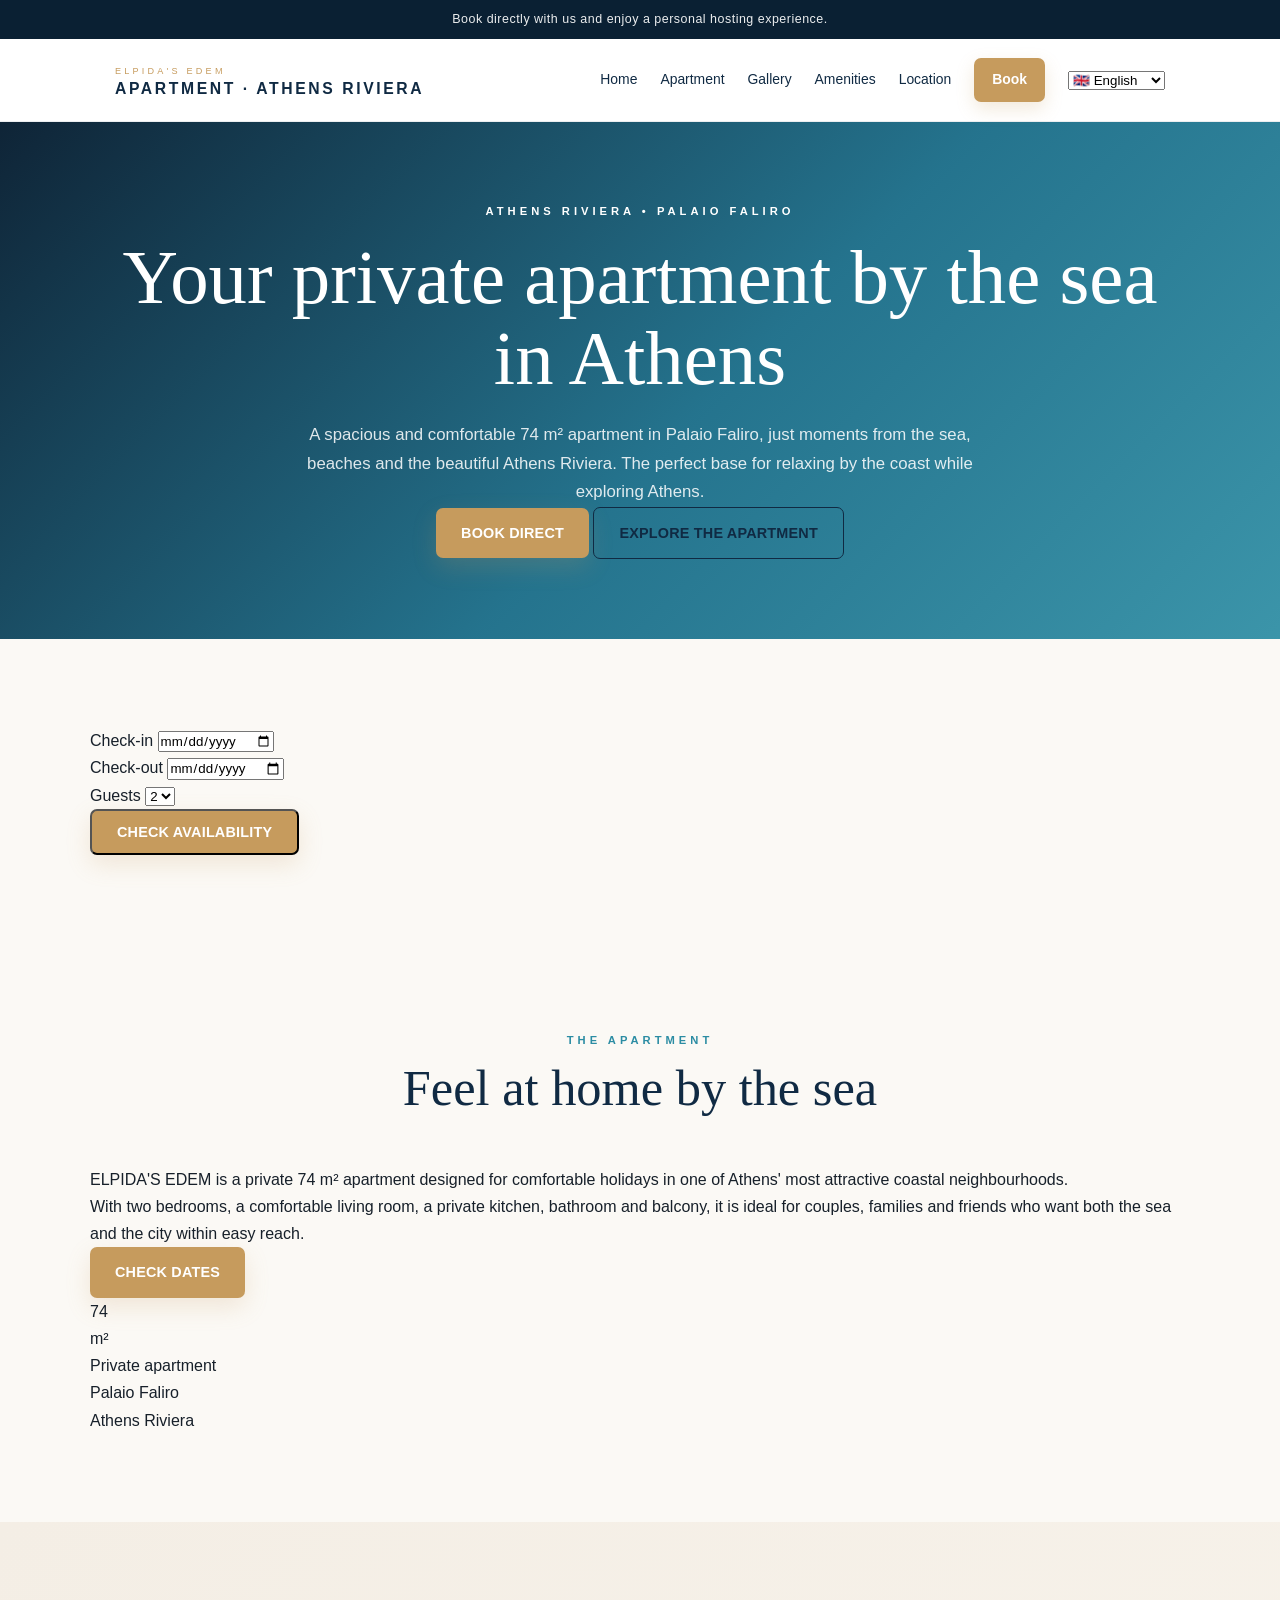
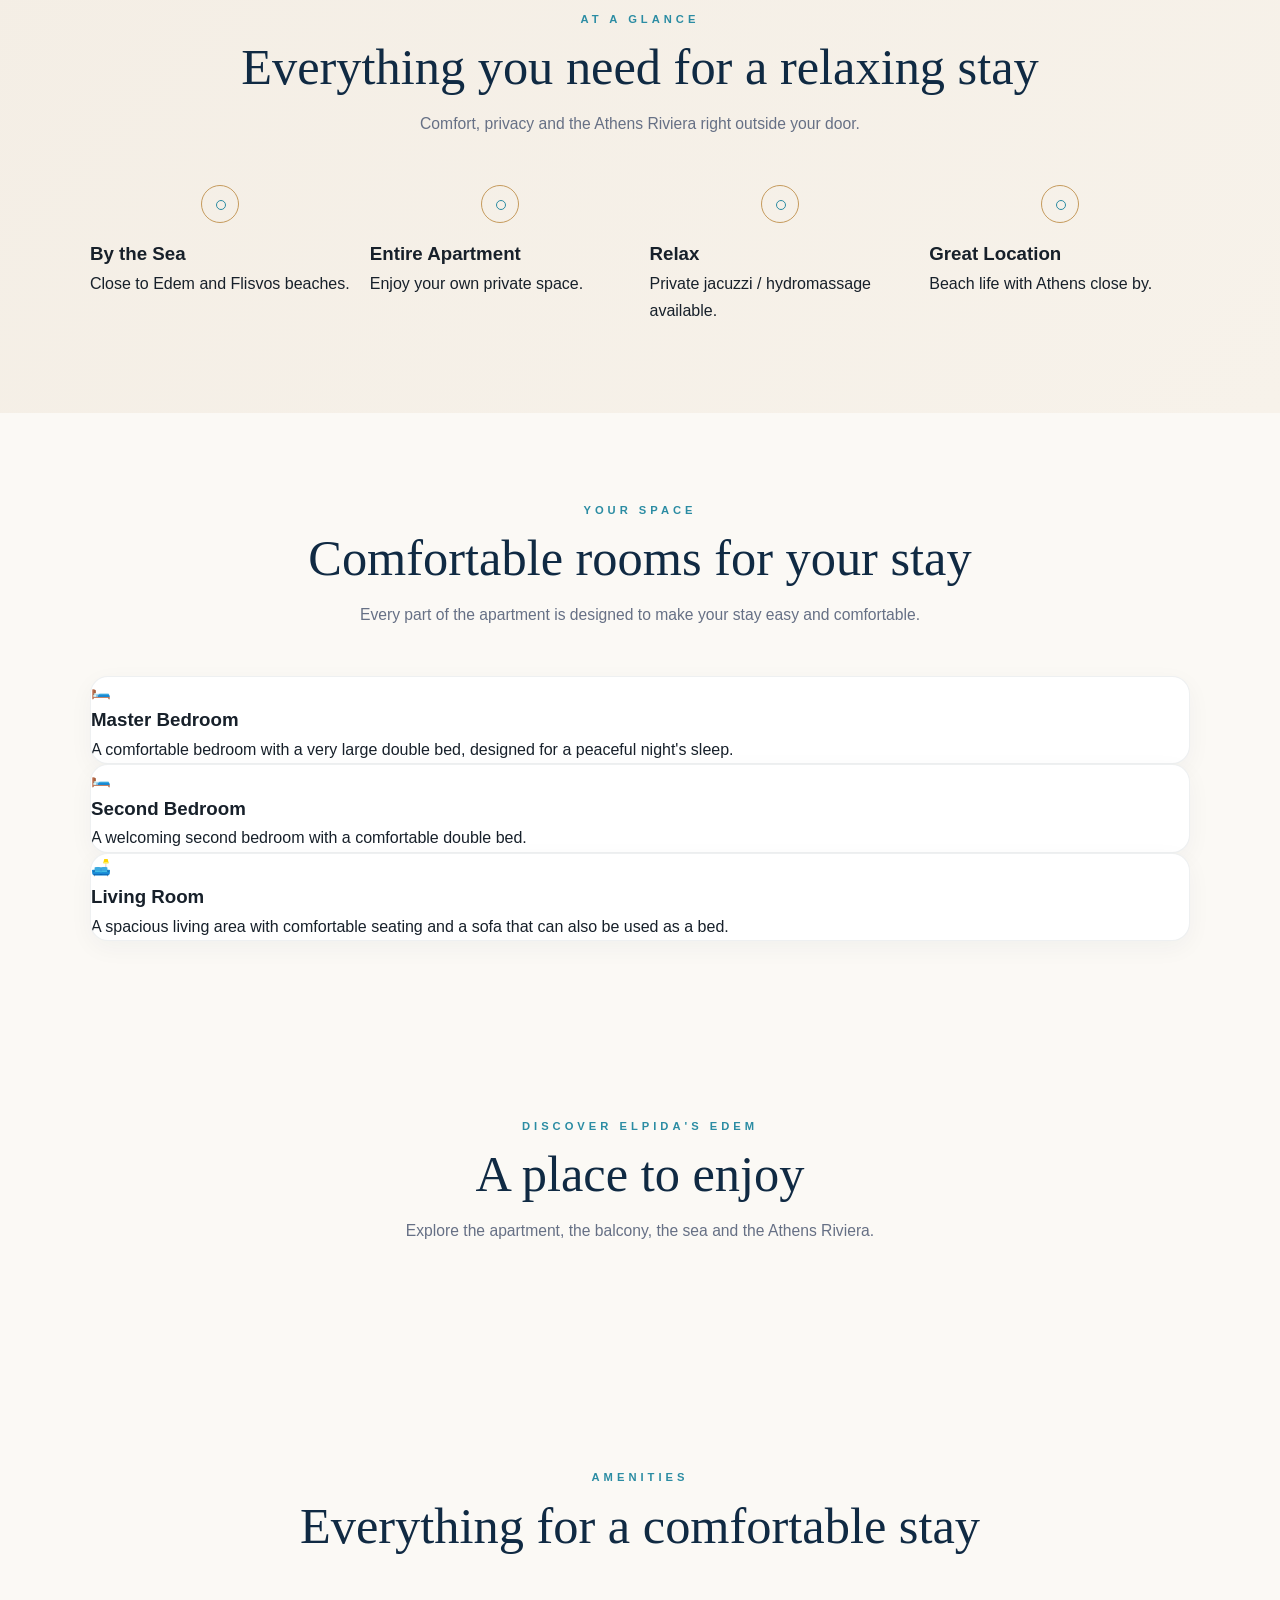
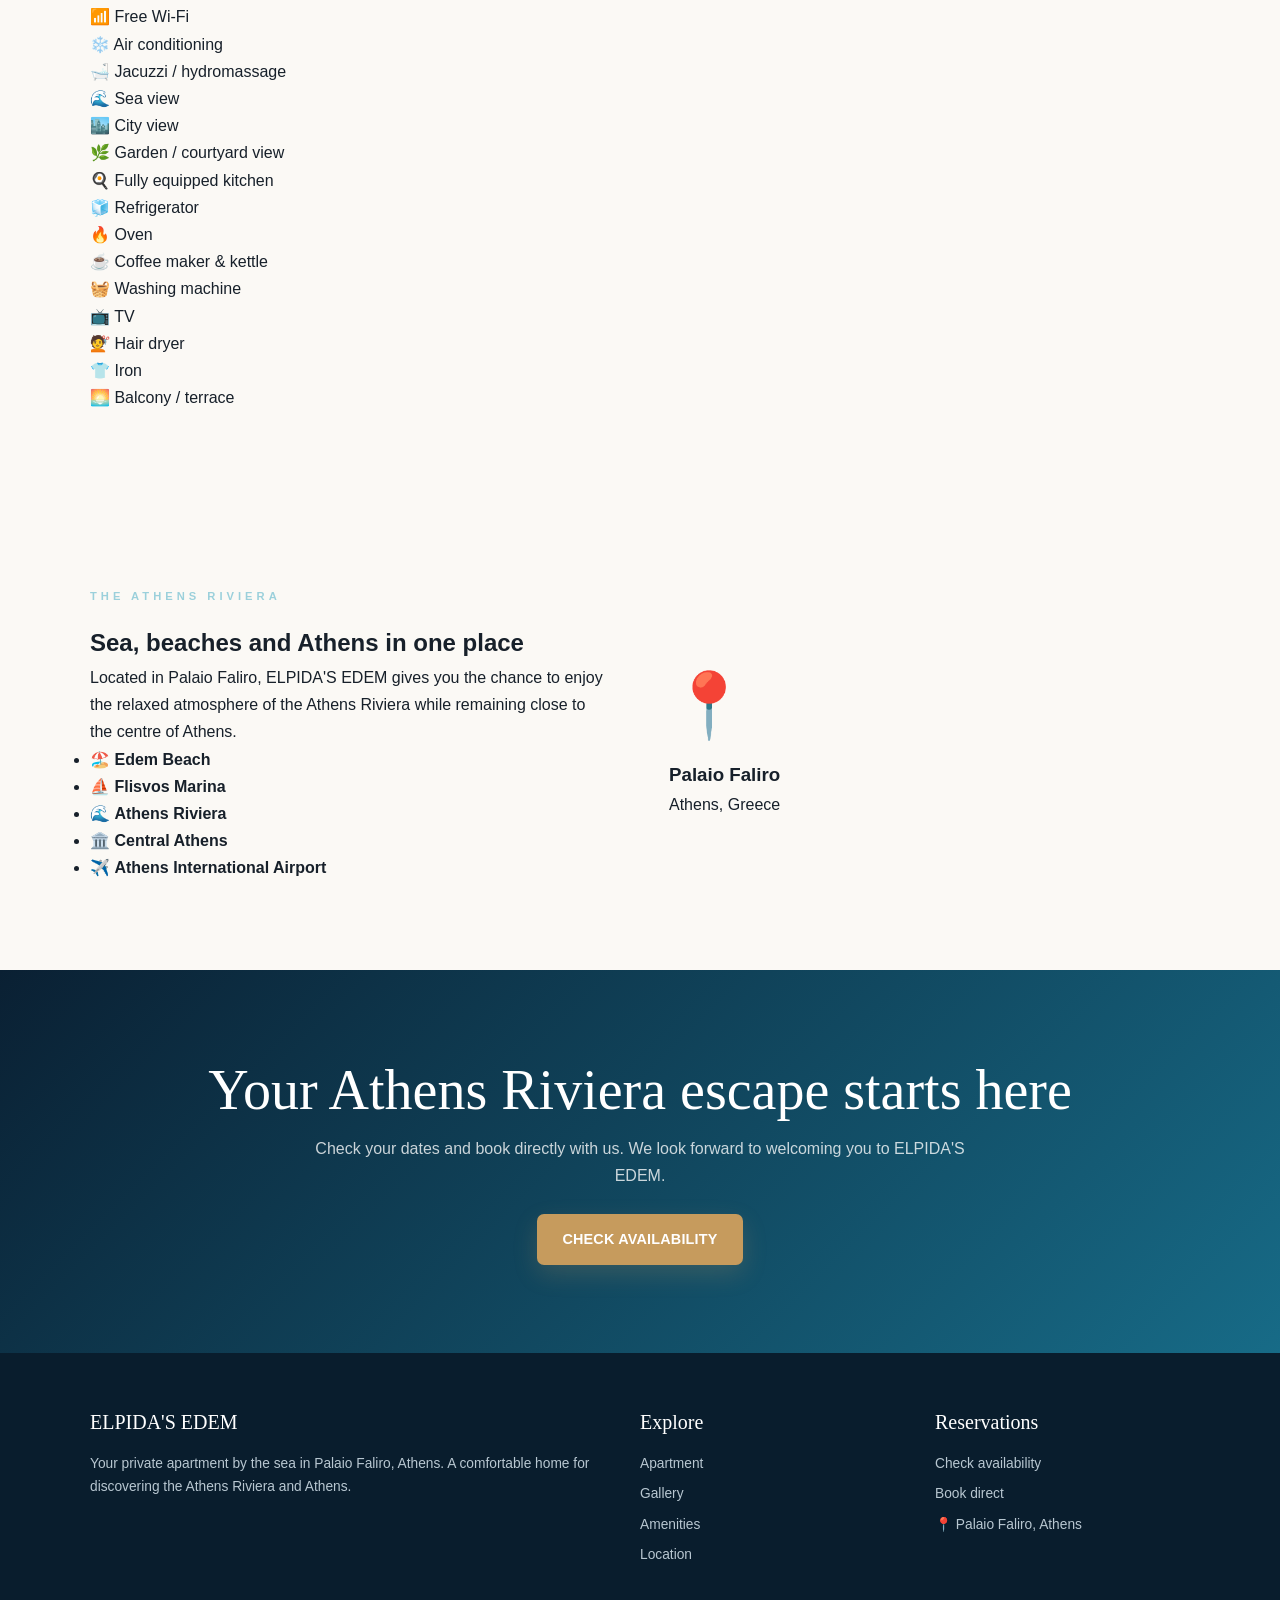
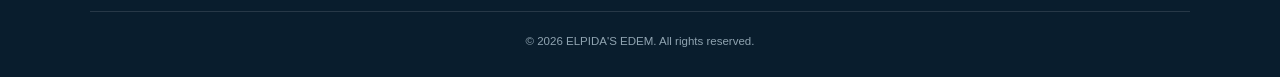
<file: index.html>
<!DOCTYPE html>
<html lang="en">

<head>

    <meta charset="UTF-8">

    <meta
        name="viewport"
        content="width=device-width, initial-scale=1.0"
    >

    <meta
        name="description"
        content="ELPIDA'S EDEM — Your private apartment by the sea in Palaio Faliro, Athens Riviera."
    >

    <title>ELPIDA'S EDEM | Apartment by the Sea in Athens</title>

    <!-- Shared stylesheet -->
    <link rel="stylesheet" href="css/style.css">

</head>

<body>

<!-- TOP BAR -->
<div class="topbar">
    <div class="container">
        <span data-lang="topbar">
            Book directly with us and enjoy a personal hosting experience.
        </span>
    </div>
</div>


<!-- HEADER -->
<header>

    <div class="container nav">

        <a href="index.html" class="logo">
            <span>ELPIDA'S EDEM</span>
            <small>APARTMENT · ATHENS RIVIERA</small>
        </a>

        <button
            class="menu-toggle"
            id="menuButton"
            type="button"
            aria-label="Open navigation"
            onclick="toggleMenu()"
        >
            ☰
        </button>

        <nav
            class="nav-links"
            id="navLinks"
        >

            <a href="#home" data-lang="navHome">Home</a>

            <a href="#apartment" data-lang="navApartment">
                Apartment
            </a>

            <a href="#gallery" data-lang="navGallery">
                Gallery
            </a>

            <a href="#amenities" data-lang="navAmenities">
                Amenities
            </a>

            <a href="#location" data-lang="navLocation">
                Location
            </a>

            <a
                href="#book"
                class="nav-book"
                data-lang="navBook"
            >
                Book
            </a>

            <select
                class="language"
                onchange="changeLanguage(this.value)"
                aria-label="Language"
            >
                <option value="en">🇬🇧 English</option>
                <option value="el">🇬🇷 Ελληνικά</option>
                <option value="de">🇩🇪 Deutsch</option>
                <option value="fr">🇫🇷 Français</option>
                <option value="it">🇮🇹 Italiano</option>
                <option value="es">🇪🇸 Español</option>
                <option value="ru">🇷🇺 Русский</option>
                <option value="pl">🇵🇱 Polski</option>
            </select>

        </nav>

    </div>

</header>


<!-- HERO -->
<section
    class="hero"
    id="home"
>

    <div class="container hero-content">

        <div class="eyebrow">
            <span data-lang="heroKicker">
                Athens Riviera • Palaio Faliro
            </span>
        </div>

        <h1 data-lang="heroTitle">
            Your private apartment by the sea in Athens
        </h1>

        <p data-lang="heroText">
            A spacious and comfortable 74 m² apartment in Palaio Faliro,
            just moments from the sea, beaches and the beautiful Athens Riviera.
            The perfect base for relaxing by the coast while exploring Athens.
        </p>

        <div class="hero-buttons">

            <a
                href="#book"
                class="button button-primary"
                data-lang="heroBook"
            >
                BOOK DIRECT
            </a>

            <a
                href="#apartment"
                class="button button-secondary"
                data-lang="heroExplore"
            >
                EXPLORE THE APARTMENT
            </a>

        </div>

    </div>

</section>


<!-- BOOKING CHECK -->
<section
    class="booking-bar"
    id="book"
>

    <div class="container">

        <div class="booking-grid">

            <div class="booking-field">

                <label
                    for="checkin"
                    data-lang="checkinLabel"
                >
                    Check-in
                </label>

                <input
                    type="date"
                    id="checkin"
                >

            </div>


            <div class="booking-field">

                <label
                    for="checkout"
                    data-lang="checkoutLabel"
                >
                    Check-out
                </label>

                <input
                    type="date"
                    id="checkout"
                >

            </div>


            <div class="booking-field">

                <label
                    for="guests"
                    data-lang="guestsLabel"
                >
                    Guests
                </label>

                <select id="guests">

                    <option value="1">1</option>
                    <option value="2" selected>2</option>
                    <option value="3">3</option>
                    <option value="4">4</option>

                </select>

            </div>


            <button
                type="button"
                class="button button-primary"
                onclick="checkAvailability()"
                data-lang="availability"
            >
                CHECK AVAILABILITY
            </button>

        </div>


        <div
            id="bookingMessage"
            class="booking-message"
            aria-live="polite"
        ></div>

    </div>

</section>


<!-- APARTMENT -->
<section
    class="about"
    id="apartment"
>

    <div class="container">

        <div class="section-heading">

            <div
                class="eyebrow"
                data-lang="aboutEyebrow"
            >
                THE APARTMENT
            </div>

            <h2 data-lang="aboutTitle">
                Feel at home by the sea
            </h2>

        </div>


        <div class="about-grid">

            <div class="about-content">

                <p data-lang="aboutText1">
                    ELPIDA'S EDEM is a private 74 m² apartment designed
                    for comfortable holidays in one of Athens' most attractive
                    coastal neighbourhoods.
                </p>

                <p data-lang="aboutText2">
                    With two bedrooms, a comfortable living room,
                    a private kitchen, bathroom and balcony, it is ideal
                    for couples, families and friends who want both the sea
                    and the city within easy reach.
                </p>

                <a
                    href="#book"
                    class="button button-primary"
                    data-lang="aboutButton"
                >
                    CHECK DATES
                </a>

            </div>


            <div class="about-card">

                <div class="about-card-number">
                    74
                </div>

                <div class="about-card-label">
                    m²
                </div>

                <p>
                    Private apartment
                    <br>
                    Palaio Faliro
                    <br>
                    Athens Riviera
                </p>

            </div>

        </div>

    </div>

</section>


<!-- HIGHLIGHTS -->
<section class="highlights">

    <div class="container">

        <div class="section-heading">

            <div
                class="eyebrow"
                data-lang="highlightsEyebrow"
            >
                AT A GLANCE
            </div>

            <h2 data-lang="highlightsTitle">
                Everything you need for a relaxing stay
            </h2>

            <p data-lang="highlightsText">
                Comfort, privacy and the Athens Riviera right outside your door.
            </p>

        </div>


        <div class="highlight-grid">

            <div class="highlight-card">

                <div class="highlight-icon">
                    🌊
                </div>

                <h3 data-lang="h1">
                    By the Sea
                </h3>

                <p data-lang="h1p">
                    Close to Edem and Flisvos beaches.
                </p>

            </div>


            <div class="highlight-card">

                <div class="highlight-icon">
                    🏠
                </div>

                <h3 data-lang="h2">
                    Entire Apartment
                </h3>

                <p data-lang="h2p">
                    Enjoy your own private space.
                </p>

            </div>


            <div class="highlight-card">

                <div class="highlight-icon">
                    🛁
                </div>

                <h3 data-lang="h3">
                    Relax
                </h3>

                <p data-lang="h3p">
                    Private jacuzzi / hydromassage available.
                </p>

            </div>


            <div class="highlight-card">

                <div class="highlight-icon">
                    📍
                </div>

                <h3 data-lang="h4">
                    Great Location
                </h3>

                <p data-lang="h4p">
                    Beach life with Athens close by.
                </p>

            </div>

        </div>

    </div>

</section>


<!-- ROOMS -->
<section
    class="rooms"
    id="rooms"
>

    <div class="container">

        <div class="section-heading">

            <div
                class="eyebrow"
                data-lang="roomsEyebrow"
            >
                YOUR SPACE
            </div>

            <h2 data-lang="roomsTitle">
                Comfortable rooms for your stay
            </h2>

            <p data-lang="roomsText">
                Every part of the apartment is designed
                to make your stay easy and comfortable.
            </p>

        </div>


        <div class="rooms-grid">

            <article class="room-card">

                <div class="room-image">
                    🛏️
                </div>

                <div class="room-content">

                    <h3 data-lang="bed1">
                        Master Bedroom
                    </h3>

                    <p data-lang="bed1p">
                        A comfortable bedroom with a very large
                        double bed, designed for a peaceful night's sleep.
                    </p>

                </div>

            </article>


            <article class="room-card">

                <div class="room-image">
                    🛏️
                </div>

                <div class="room-content">

                    <h3 data-lang="bed2">
                        Second Bedroom
                    </h3>

                    <p data-lang="bed2p">
                        A welcoming second bedroom
                        with a comfortable double bed.
                    </p>

                </div>

            </article>


            <article class="room-card">

                <div class="room-image">
                    🛋️
                </div>

                <div class="room-content">

                    <h3 data-lang="living">
                        Living Room
                    </h3>

                    <p data-lang="livingp">
                        A spacious living area with comfortable seating
                        and a sofa that can also be used as a bed.
                    </p>

                </div>

            </article>

        </div>

    </div>

</section>


<!-- GALLERY -->
<section
    class="gallery"
    id="gallery"
>

    <div class="container">

        <div class="section-heading">

            <div
                class="eyebrow"
                data-lang="galleryEyebrow"
            >
                DISCOVER ELPIDA'S EDEM
            </div>

            <h2 data-lang="galleryTitle">
                A place to enjoy
            </h2>

            <p data-lang="galleryText">
                Explore the apartment, the balcony,
                the sea and the Athens Riviera.
            </p>

        </div>


        <div class="gallery-grid">

            <div class="gallery-item">
                📸 Main living room
            </div>

            <div class="gallery-item">
                📸 Bedroom
            </div>

            <div class="gallery-item">
                📸 Kitchen
            </div>

            <div class="gallery-item">
                📸 Balcony & sea view
            </div>

            <div class="gallery-item">
                📸 Bathroom
            </div>

            <div class="gallery-item">
                📸 Dining area
            </div>

            <div class="gallery-item">
                📸 Edem Beach
            </div>

            <div class="gallery-item">
                📸 Athens Riviera
            </div>

        </div>

    </div>

</section>


<!-- AMENITIES -->
<section
    class="amenities"
    id="amenities"
>

    <div class="container">

        <div class="section-heading">

            <div
                class="eyebrow"
                data-lang="amenitiesEyebrow"
            >
                AMENITIES
            </div>

            <h2 data-lang="amenitiesTitle">
                Everything for a comfortable stay
            </h2>

        </div>


        <div class="amenity-grid">

            <div class="amenity">📶 Free Wi-Fi</div>

            <div class="amenity">❄️ Air conditioning</div>

            <div class="amenity">🛁 Jacuzzi / hydromassage</div>

            <div class="amenity">🌊 Sea view</div>

            <div class="amenity">🏙️ City view</div>

            <div class="amenity">🌿 Garden / courtyard view</div>

            <div class="amenity">🍳 Fully equipped kitchen</div>

            <div class="amenity">🧊 Refrigerator</div>

            <div class="amenity">🔥 Oven</div>

            <div class="amenity">☕ Coffee maker & kettle</div>

            <div class="amenity">🧺 Washing machine</div>

            <div class="amenity">📺 TV</div>

            <div class="amenity">💇 Hair dryer</div>

            <div class="amenity">👕 Iron</div>

            <div class="amenity">🌅 Balcony / terrace</div>

        </div>

    </div>

</section>


<!-- LOCATION -->
<section
    class="location"
    id="location"
>

    <div class="container location-grid">

        <div>

            <div
                class="eyebrow"
                style="color:#9bd0db;"
                data-lang="locationEyebrow"
            >
                THE ATHENS RIVIERA
            </div>

            <h2 data-lang="locationTitle">
                Sea, beaches and Athens in one place
            </h2>

            <p data-lang="locationText">
                Located in Palaio Faliro, ELPIDA'S EDEM gives you
                the chance to enjoy the relaxed atmosphere of the Athens Riviera
                while remaining close to the centre of Athens.
            </p>


            <ul class="location-list">

                <li>
                    🏖️ <strong>Edem Beach</strong>
                </li>

                <li>
                    ⛵ <strong>Flisvos Marina</strong>
                </li>

                <li>
                    🌊 <strong>Athens Riviera</strong>
                </li>

                <li>
                    🏛️ <strong>Central Athens</strong>
                </li>

                <li>
                    ✈️ <strong>Athens International Airport</strong>
                </li>

            </ul>

        </div>


        <div class="location-map">

            <div>

                <div style="font-size:4rem;">
                    📍
                </div>

                <h3>
                    Palaio Faliro
                </h3>

                <p>
                    Athens, Greece
                </p>

            </div>

        </div>

    </div>

</section>


<!-- FINAL CTA -->
<section class="cta">

    <div class="container">

        <h2 data-lang="ctaTitle">
            Your Athens Riviera escape starts here
        </h2>

        <p data-lang="ctaText">
            Check your dates and book directly with us.
            We look forward to welcoming you to ELPIDA'S EDEM.
        </p>

        <a
            href="#book"
            class="button button-primary"
            data-lang="ctaButton"
        >
            CHECK AVAILABILITY
        </a>

    </div>

</section>


<!-- FOOTER -->
<footer>

    <div class="container footer-grid">

        <div>

            <h3>
                ELPIDA'S EDEM
            </h3>

            <p data-lang="footerText">
                Your private apartment by the sea in Palaio Faliro, Athens.
                A comfortable home for discovering the Athens Riviera and Athens.
            </p>

        </div>


        <div>

            <h3 data-lang="footerExplore">
                Explore
            </h3>

            <ul class="footer-links">

                <li>
                    <a
                        href="#apartment"
                        data-lang="navApartment"
                    >
                        Apartment
                    </a>
                </li>

                <li>
                    <a
                        href="#gallery"
                        data-lang="navGallery"
                    >
                        Gallery
                    </a>
                </li>

                <li>
                    <a
                        href="#amenities"
                        data-lang="navAmenities"
                    >
                        Amenities
                    </a>
                </li>

                <li>
                    <a
                        href="#location"
                        data-lang="navLocation"
                    >
                        Location
                    </a>
                </li>

            </ul>

        </div>


        <div>

            <h3 data-lang="footerBook">
                Reservations
            </h3>

            <ul class="footer-links">

                <li>
                    <a
                        href="#book"
                        data-lang="footerCheck"
                    >
                        Check availability
                    </a>
                </li>

                <li>
                    <a
                        href="#book"
                        data-lang="footerDirect"
                    >
                        Book direct
                    </a>
                </li>

                <li>
                    <span>
                        📍 Palaio Faliro, Athens
                    </span>
                </li>

            </ul>

        </div>

    </div>


    <div class="container footer-bottom">

        ©
        <span id="year"></span>
        ELPIDA'S EDEM.
        All rights reserved.

    </div>

</footer>


<!-- EXISTING PAGE FUNCTIONALITY -->
<script>

function toggleMenu() {

    const nav = document.getElementById("navLinks");

    if (nav) {
        nav.classList.toggle("open");
    }

}


/* DATE MINIMUM */

const today =
    new Date().toISOString().split("T")[0];

const checkin =
    document.getElementById("checkin");

const checkout =
    document.getElementById("checkout");

if (checkin) {
    checkin.min = today;
}

if (checkout) {
    checkout.min = today;
}


if (checkin) {

    checkin.addEventListener(
        "change",
        function () {

            if (checkout) {
                checkout.min = this.value;
            }

        }
    );

}


/* TEMPORARY AVAILABILITY */

function checkAvailability() {

    const checkin =
        document.getElementById("checkin").value;

    const checkout =
        document.getElementById("checkout").value;

    const guests =
        document.getElementById("guests").value;

    const message =
        document.getElementById("bookingMessage");


    if (!checkin || !checkout) {

        message.textContent =
            "Please select your check-in and check-out dates.";

        return;

    }


    if (
        new Date(checkout) <=
        new Date(checkin)
    ) {

        message.textContent =
            "Check-out must be after check-in.";

        return;

    }


    message.textContent =
        "Great! Your dates are ready. Our online booking system will be connected here next.";

}


/* TRANSLATIONS */

const translations = {

    en: {

        topbar:
            "Book directly with us and enjoy a personal hosting experience.",

        navHome: "Home",
        navApartment: "Apartment",
        navGallery: "Gallery",
        navAmenities: "Amenities",
        navLocation: "Location",
        navBook: "Book",

        heroKicker:
            "Athens Riviera • Palaio Faliro",

        heroTitle:
            "Your private apartment by the sea in Athens",

        heroText:
            "A spacious and comfortable 74 m² apartment in Palaio Faliro, just moments from the sea, beaches and the beautiful Athens Riviera. The perfect base for relaxing by the coast while exploring Athens.",

        heroBook:
            "BOOK DIRECT",

        heroExplore:
            "EXPLORE THE APARTMENT",

        checkinLabel:
            "Check-in",

        checkoutLabel:
            "Check-out",

        guestsLabel:
            "Guests",

        availability:
            "CHECK AVAILABILITY",

        aboutEyebrow:
            "THE APARTMENT",

        aboutTitle:
            "Feel at home by the sea",

        aboutText1:
            "ELPIDA'S EDEM is a private 74 m² apartment designed for comfortable holidays in one of Athens' most attractive coastal neighbourhoods.",

        aboutText2:
            "With two bedrooms, a comfortable living room, a private kitchen, bathroom and balcony, it is ideal for couples, families and friends who want both the sea and the city within easy reach.",

        aboutButton:
            "CHECK DATES",

        highlightsEyebrow:
            "AT A GLANCE",

        highlightsTitle:
            "Everything you need for a relaxing stay",

        highlightsText:
            "Comfort, privacy and the Athens Riviera right outside your door.",

        h1:
            "By the Sea",

        h1p:
            "Close to Edem and Flisvos beaches.",

        h2:
            "Entire Apartment",

        h2p:
            "Enjoy your own private space.",

        h3:
            "Relax",

        h3p:
            "Private jacuzzi / hydromassage available.",

        h4:
            "Great Location",

        h4p:
            "Beach life with Athens close by.",

        roomsEyebrow:
            "YOUR SPACE",

        roomsTitle:
            "Comfortable rooms for your stay",

        roomsText:
            "Every part of the apartment is designed to make your stay easy and comfortable.",

        bed1:
            "Master Bedroom",

        bed1p:
            "A comfortable bedroom with a very large double bed, designed for a peaceful night's sleep.",

        bed2:
            "Second Bedroom",

        bed2p:
            "A welcoming second bedroom with a comfortable double bed.",

        living:
            "Living Room",

        livingp:
            "A spacious living area with comfortable seating and a sofa that can also be used as a bed.",

        galleryEyebrow:
            "DISCOVER ELPIDA'S EDEM",

        galleryTitle:
            "A place to enjoy",

        galleryText:
            "Explore the apartment, the balcony, the sea and the Athens Riviera.",

        amenitiesEyebrow:
            "AMENITIES",

        amenitiesTitle:
            "Everything for a comfortable stay",

        locationEyebrow:
            "THE ATHENS RIVIERA",

        locationTitle:
            "Sea, beaches and Athens in one place",

        locationText:
            "Located in Palaio Faliro, ELPIDA'S EDEM gives you the chance to enjoy the relaxed atmosphere of the Athens Riviera while remaining close to the centre of Athens.",

        ctaTitle:
            "Your Athens Riviera escape starts here",

        ctaText:
            "Check your dates and book directly with us. We look forward to welcoming you to ELPIDA'S EDEM.",

        ctaButton:
            "CHECK AVAILABILITY",

        footerText:
            "Your private apartment by the sea in Palaio Faliro, Athens. A comfortable home for discovering the Athens Riviera and Athens.",

        footerExplore:
            "Explore",

        footerBook:
            "Reservations",

        footerCheck:
            "Check availability",

        footerDirect:
            "Book direct"

    },


    el: {

        topbar:
            "Κάντε απευθείας κράτηση μαζί μας και απολαύστε προσωπική φιλοξενία.",

        navHome:
            "Αρχική",

        navApartment:
            "Το διαμέρισμα",

        navGallery:
            "Φωτογραφίες",

        navAmenities:
            "Παροχές",

        navLocation:
            "Τοποθεσία",

        navBook:
            "Κράτηση",

        heroKicker:
            "Αθηναϊκή Ριβιέρα • Παλαιό Φάληρο",

        heroTitle:
            "Το δικό σας διαμέρισμα δίπλα στη θάλασσα στην Αθήνα",

        heroText:
            "Ένα άνετο και ευρύχωρο διαμέρισμα 74 m² στο Παλαιό Φάληρο, λίγα μόλις λεπτά από τη θάλασσα, τις παραλίες και την όμορφη Αθηναϊκή Ριβιέρα.",

        heroBook:
            "ΑΠΕΥΘΕΙΑΣ ΚΡΑΤΗΣΗ",

        heroExplore:
            "ΕΞΕΡΕΥΝΗΣΤΕ ΤΟ ΔΙΑΜΕΡΙΣΜΑ",

        checkinLabel:
            "Άφιξη",

        checkoutLabel:
            "Αναχώρηση",

        guestsLabel:
            "Επισκέπτες",

        availability:
            "ΕΛΕΓΧΟΣ ΔΙΑΘΕΣΙΜΟΤΗΤΑΣ",

        aboutEyebrow:
            "ΤΟ ΔΙΑΜΕΡΙΣΜΑ",

        aboutTitle:
            "Νιώστε σαν στο σπίτι σας δίπλα στη θάλασσα",

        aboutText1:
            "Το ELPIDA'S EDEM είναι ένα ιδιωτικό διαμέρισμα 74 m² σχεδιασμένο για άνετες διακοπές σε μία από τις πιο όμορφες παραθαλάσσιες περιοχές της Αθήνας.",

        aboutText2:
            "Με δύο υπνοδωμάτια, άνετο σαλόνι, ιδιωτική κουζίνα, μπάνιο και μπαλκόνι, είναι ιδανικό για ζευγάρια, οικογένειες και φίλους.",

        aboutButton:
            "ΕΛΕΓΧΟΣ ΗΜΕΡΟΜΗΝΙΩΝ",

        highlightsEyebrow:
            "ΜΕ ΜΙΑ ΜΑΤΙΑ",

        highlightsTitle:
            "Όλα όσα χρειάζεστε για μια όμορφη διαμονή",

        highlightsText:
            "Άνεση, ιδιωτικότητα και η Αθηναϊκή Ριβιέρα ακριβώς έξω από την πόρτα σας.",

        h1:
            "Δίπλα στη θάλασσα",

        h1p:
            "Κοντά στις παραλίες Έδεμ και Φλοίσβος.",

        h2:
            "Ολόκληρο διαμέρισμα",

        h2p:
            "Απολαύστε τον δικό σας ιδιωτικό χώρο.",

        h3:
            "Χαλάρωση",

        h3p:
            "Ιδιωτικό jacuzzi / υδρομασάζ.",

        h4:
            "Εξαιρετική τοποθεσία",

        h4p:
            "Παραλία και Αθήνα σε απόσταση.",

        roomsEyebrow:
            "Ο ΧΩΡΟΣ ΣΑΣ",

        roomsTitle:
            "Άνετοι χώροι για τη διαμονή σας",

        roomsText:
            "Κάθε χώρος του διαμερίσματος έχει σχεδιαστεί για άνεση και ξεκούραση.",

        bed1:
            "Κύριο υπνοδωμάτιο",

        bed1p:
            "Άνετο υπνοδωμάτιο με πολύ μεγάλο διπλό κρεβάτι για έναν ξεκούραστο ύπνο.",

        bed2:
            "Δεύτερο υπνοδωμάτιο",

        bed2p:
            "Φιλόξενο δεύτερο υπνοδωμάτιο με άνετο διπλό κρεβάτι.",

        living:
            "Σαλόνι",

        livingp:
            "Ευρύχωρο σαλόνι με άνετο καθιστικό και καναπέ που μπορεί να χρησιμοποιηθεί και ως κρεβάτι.",

        galleryEyebrow:
            "ΑΝΑΚΑΛΥΨΤΕ ΤΟ ELPIDA'S EDEM",

        galleryTitle:
            "Ένας χώρος για να απολαύσετε",

        galleryText:
            "Γνωρίστε το διαμέρισμα, το μπαλκόνι, τη θάλασσα και την Αθηναϊκή Ριβιέρα.",

        amenitiesEyebrow:
            "ΠΑΡΟΧΕΣ",

        amenitiesTitle:
            "Όλα όσα χρειάζεστε για μια άνετη διαμονή",

        locationEyebrow:
            "Η ΑΘΗΝΑΪΚΗ ΡΙΒΙΕΡΑ",

        locationTitle:
            "Θάλασσα, παραλίες και Αθήνα σε ένα σημείο",

        locationText:
            "Στο Παλαιό Φάληρο, το ELPIDA'S EDEM σας επιτρέπει να απολαύσετε την ήρεμη ατμόσφαιρα της Αθηναϊκής Ριβιέρας και ταυτόχρονα να βρίσκεστε κοντά στο κέντρο της Αθήνας.",

        ctaTitle:
            "Η απόδρασή σας στην Αθηναϊκή Ριβιέρα ξεκινά εδώ",

        ctaText:
            "Ελέγξτε τις ημερομηνίες σας και κάντε απευθείας κράτηση μαζί μας.",

        ctaButton:
            "ΕΛΕΓΧΟΣ ΔΙΑΘΕΣΙΜΟΤΗΤΑΣ",

        footerText:
            "Το ιδιωτικό σας διαμέρισμα δίπλα στη θάλασσα στο Παλαιό Φάληρο.",

        footerExplore:
            "Εξερεύνηση",

        footerBook:
            "Κρατήσεις",

        footerCheck:
            "Έλεγχος διαθεσιμότητας",

        footerDirect:
            "Απευθείας κράτηση"

    }

};


/* LANGUAGE FUNCTION */

function changeLanguage(lang) {

    const data =
        translations[lang];

    if (!data) {
        return;
    }


    document.documentElement.lang =
        lang;


    document
        .querySelectorAll("[data-lang]")
        .forEach(function (element) {

            const key =
                element.getAttribute("data-lang");

            if (data[key]) {

                element.textContent =
                    data[key];

            }

        });


    localStorage.setItem(
        "elpidasEdemLanguage",
        lang
    );

}


/* LOAD SAVED LANGUAGE */

const savedLanguage =
    localStorage.getItem(
        "elpidasEdemLanguage"
    ) || "en";


const languageSelector =
    document.querySelector(".language");


if (languageSelector) {

    languageSelector.value =
        savedLanguage;

}


changeLanguage(
    savedLanguage
);


/* YEAR */

const year =
    document.getElementById("year");


if (year) {

    year.textContent =
        new Date().getFullYear();

}

</script>


<!-- SHARED JAVASCRIPT -->
<script src="js/main.js"></script>

</body>

</html>
</file>
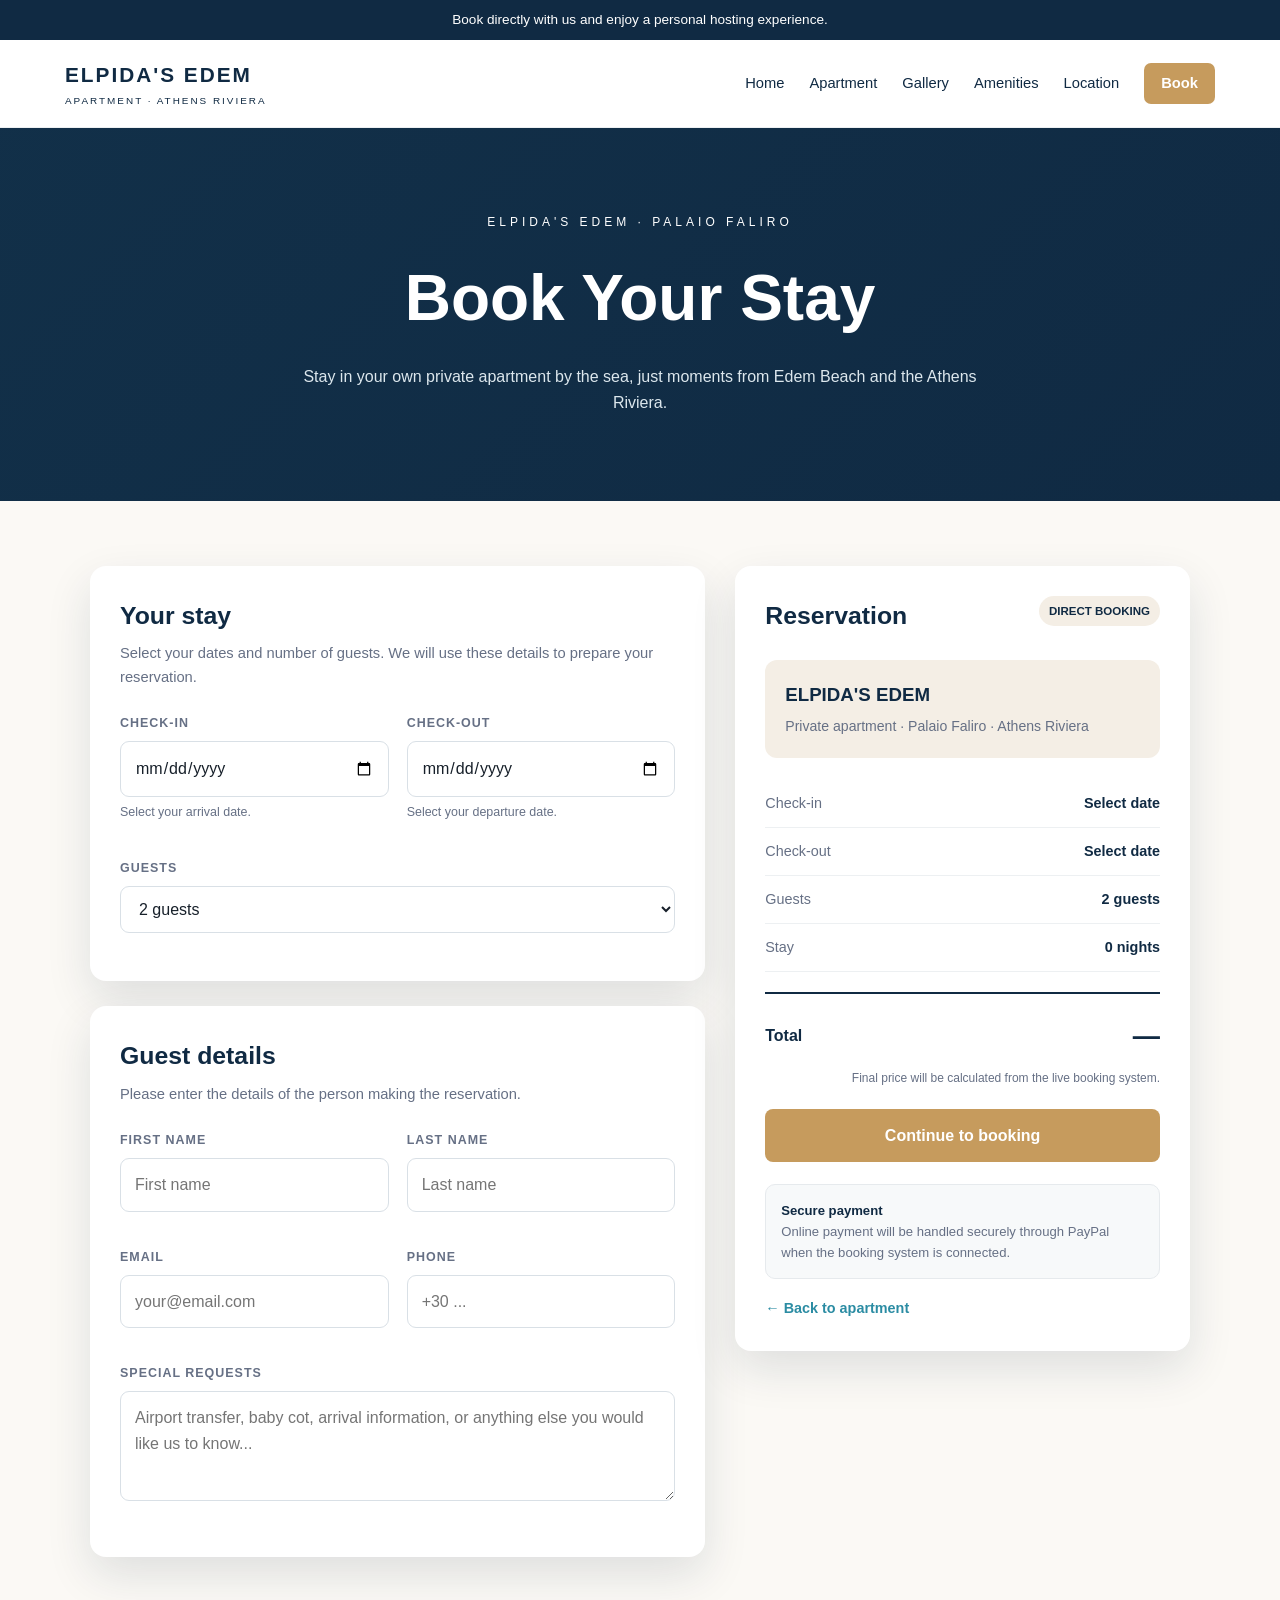
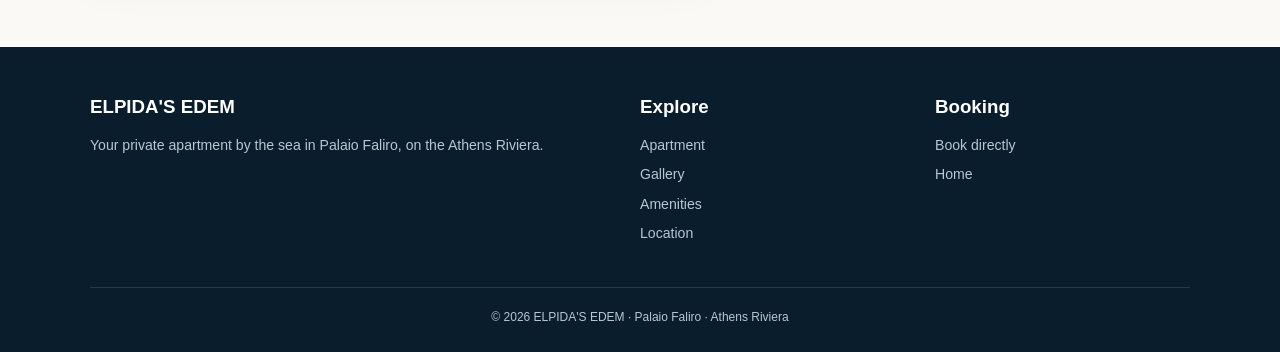
<file: booking.html>
<!DOCTYPE html>
<html lang="en">
<head>
    <meta charset="UTF-8">
    <meta name="viewport" content="width=device-width, initial-scale=1.0">

    <title>Book Direct | ELPIDA'S EDEM</title>

    <meta
        name="description"
        content="Book your stay directly at Elpida's Edem, a private apartment by the sea in Palaio Faliro, Athens."
    >

    <style>
        :root {
            --navy: #102a43;
            --blue: #176b87;
            --sea: #2b8ca3;
            --sand: #f4eee5;
            --cream: #fbf9f5;
            --gold: #c69b5d;
            --dark: #17202a;
            --muted: #667085;
            --white: #ffffff;
            --border: #d9e0e6;
            --success: #247a52;
            --danger: #b42318;
            --shadow: 0 18px 45px rgba(16, 42, 67, .12);
            --radius: 16px;
        }

        * {
            box-sizing: border-box;
            margin: 0;
            padding: 0;
        }

        html {
            scroll-behavior: smooth;
        }

        body {
            font-family: Arial, Helvetica, sans-serif;
            color: var(--dark);
            background: var(--cream);
            line-height: 1.6;
        }

        a {
            color: inherit;
            text-decoration: none;
        }

        button,
        input,
        select,
        textarea {
            font: inherit;
        }

        /* =========================
           TOP BAR
        ========================= */

        .topbar {
            background: var(--navy);
            color: white;
            text-align: center;
            padding: 9px 15px;
            font-size: .85rem;
        }

        /* =========================
           HEADER
        ========================= */

        header {
            background: white;
            border-bottom: 1px solid #edf0f2;
        }

        .nav {
            max-width: 1200px;
            margin: auto;
            padding: 18px 25px;
            display: flex;
            align-items: center;
            justify-content: space-between;
        }

        .logo {
            color: var(--navy);
            font-size: 1.3rem;
            font-weight: 700;
            letter-spacing: 2px;
        }

        .logo span {
            display: block;
            font-size: .62rem;
            letter-spacing: 2px;
            font-weight: 400;
            margin-top: 2px;
        }

        .nav-links {
            display: flex;
            align-items: center;
            gap: 25px;
            color: var(--navy);
            font-size: .92rem;
        }

        .nav-links a {
            transition: .2s;
        }

        .nav-links a:hover {
            color: var(--gold);
        }

        .nav-book {
            background: var(--gold);
            color: white !important;
            padding: 9px 17px;
            border-radius: 7px;
            font-weight: 700;
        }

        /* =========================
           PAGE HERO
        ========================= */

        .page-hero {
            background:
                linear-gradient(
                    rgba(16, 42, 67, .94),
                    rgba(16, 42, 67, .94)
                ),
                linear-gradient(135deg, #2b8ca3, #102a43);

            color: white;
            text-align: center;
            padding: 85px 20px;
        }

        .page-hero .eyebrow {
            text-transform: uppercase;
            letter-spacing: 4px;
            font-size: .75rem;
            margin-bottom: 15px;
        }

        .page-hero h1 {
            font-size: clamp(2.4rem, 5vw, 4rem);
            margin-bottom: 15px;
        }

        .page-hero p {
            max-width: 700px;
            margin: auto;
            color: #dce7ed;
        }

        /* =========================
           MAIN
        ========================= */

        main {
            padding: 65px 20px 90px;
        }

        .container {
            max-width: 1100px;
            margin: auto;
        }

        .booking-layout {
            display: grid;
            grid-template-columns: 1.15fr .85fr;
            gap: 30px;
            align-items: start;
        }

        /* =========================
           CARDS
        ========================= */

        .card {
            background: white;
            border-radius: var(--radius);
            box-shadow: var(--shadow);
            padding: 30px;
        }

        .card + .card {
            margin-top: 25px;
        }

        .card h2 {
            color: var(--navy);
            font-size: 1.55rem;
            margin-bottom: 7px;
        }

        .card-intro {
            color: var(--muted);
            font-size: .92rem;
            margin-bottom: 25px;
        }

        /* =========================
           DATE / GUEST FORM
        ========================= */

        .form-grid {
            display: grid;
            grid-template-columns: 1fr 1fr;
            gap: 18px;
        }

        .form-group {
            margin-bottom: 18px;
        }

        .form-group.full {
            grid-column: 1 / -1;
        }

        label {
            display: block;
            font-size: .78rem;
            text-transform: uppercase;
            letter-spacing: 1px;
            font-weight: 700;
            color: var(--muted);
            margin-bottom: 7px;
        }

        input,
        select,
        textarea {
            width: 100%;
            border: 1px solid var(--border);
            border-radius: 9px;
            padding: 13px 14px;
            background: white;
            color: var(--dark);
            outline: none;
            transition: border-color .2s, box-shadow .2s;
        }

        input:focus,
        select:focus,
        textarea:focus {
            border-color: var(--sea);
            box-shadow: 0 0 0 3px rgba(43, 140, 163, .12);
        }

        textarea {
            min-height: 110px;
            resize: vertical;
        }

        .date-note {
            font-size: .78rem;
            color: var(--muted);
            margin-top: 6px;
        }

        /* =========================
           AVAILABILITY MESSAGE
        ========================= */

        .availability {
            margin-top: 10px;
            padding: 14px 16px;
            border-radius: 9px;
            background: #f1f6f7;
            color: var(--navy);
            font-size: .9rem;
            display: none;
        }

        .availability.show {
            display: block;
        }

        .availability.success {
            background: #edf8f2;
            color: var(--success);
        }

        .availability.warning {
            background: #fff8e8;
            color: #8a5a00;
        }

        /* =========================
           SUMMARY
        ========================= */

        .summary {
            position: sticky;
            top: 25px;
        }

        .summary-header {
            display: flex;
            justify-content: space-between;
            align-items: flex-start;
            gap: 15px;
            margin-bottom: 25px;
        }

        .summary-header h2 {
            margin: 0;
        }

        .summary-badge {
            background: var(--sand);
            color: var(--navy);
            border-radius: 20px;
            padding: 6px 10px;
            font-size: .72rem;
            font-weight: 700;
            white-space: nowrap;
        }

        .property-box {
            background: var(--sand);
            border-radius: 12px;
            padding: 20px;
            margin-bottom: 22px;
        }

        .property-box h3 {
            color: var(--navy);
            margin-bottom: 5px;
        }

        .property-box p {
            color: var(--muted);
            font-size: .88rem;
        }

        .summary-row {
            display: flex;
            justify-content: space-between;
            gap: 20px;
            padding: 12px 0;
            border-bottom: 1px solid #edf0f2;
            font-size: .9rem;
        }

        .summary-row span:first-child {
            color: var(--muted);
        }

        .summary-row strong {
            color: var(--navy);
            text-align: right;
        }

        .summary-total {
            display: flex;
            justify-content: space-between;
            align-items: center;
            margin-top: 20px;
            padding-top: 20px;
            border-top: 2px solid var(--navy);
        }

        .summary-total span {
            font-weight: 700;
            color: var(--navy);
        }

        .summary-total strong {
            font-size: 1.7rem;
            color: var(--navy);
        }

        .price-note {
            margin-top: 12px;
            color: var(--muted);
            font-size: .75rem;
            text-align: right;
        }

        /* =========================
           BUTTON
        ========================= */

        .btn {
            display: inline-flex;
            align-items: center;
            justify-content: center;
            border: none;
            cursor: pointer;
            padding: 14px 24px;
            border-radius: 8px;
            font-weight: 700;
            transition: .2s;
        }

        .btn-primary {
            background: var(--gold);
            color: white;
        }

        .btn-primary:hover {
            transform: translateY(-1px);
            box-shadow: 0 8px 20px rgba(198, 155, 93, .3);
        }

        .btn-large {
            width: 100%;
            margin-top: 20px;
            font-size: 1rem;
        }

        .btn-back {
            display: inline-block;
            margin-top: 18px;
            color: var(--sea);
            font-size: .9rem;
            font-weight: 700;
        }

        /* =========================
           PAYMENT NOTICE
        ========================= */

        .payment-notice {
            margin-top: 22px;
            padding: 15px;
            background: #f7f9fa;
            border: 1px solid #e6eaed;
            border-radius: 10px;
            font-size: .82rem;
            color: var(--muted);
        }

        .payment-notice strong {
            color: var(--navy);
        }

        /* =========================
           FOOTER
        ========================= */

        footer {
            background: #091d2d;
            color: #b8c7d1;
            padding: 45px 20px 25px;
        }

        .footer-grid {
            max-width: 1100px;
            margin: auto;
            display: grid;
            grid-template-columns: 2fr 1fr 1fr;
            gap: 40px;
        }

        footer h3 {
            color: white;
            margin-bottom: 12px;
        }

        footer p,
        footer li {
            font-size: .88rem;
        }

        .footer-links {
            list-style: none;
        }

        .footer-links li {
            margin: 7px 0;
        }

        .footer-bottom {
            max-width: 1100px;
            margin: 35px auto 0;
            padding-top: 20px;
            border-top: 1px solid rgba(255,255,255,.12);
            text-align: center;
            font-size: .75rem;
        }

        /* =========================
           MOBILE
        ========================= */

        @media (max-width: 850px) {

            .nav {
                padding: 16px 18px;
            }

            .nav-links {
                gap: 12px;
                font-size: .8rem;
            }

            .booking-layout {
                grid-template-columns: 1fr;
            }

            .summary {
                position: static;
            }

            .footer-grid {
                grid-template-columns: 1fr;
            }
        }

        @media (max-width: 600px) {

            .nav {
                flex-direction: column;
                gap: 15px;
            }

            .nav-links {
                flex-wrap: wrap;
                justify-content: center;
            }

            .page-hero {
                padding: 65px 18px;
            }

            main {
                padding: 45px 15px 70px;
            }

            .card {
                padding: 22px;
            }

            .form-grid {
                grid-template-columns: 1fr;
                gap: 0;
            }

            .form-group.full {
                grid-column: auto;
            }

            .summary-total strong {
                font-size: 1.4rem;
            }
        }
    </style>
</head>

<body>

    <div class="topbar">
        Book directly with us and enjoy a personal hosting experience.
    </div>

    <header>
        <nav class="nav">

            <a href="index.html" class="logo">
                ELPIDA'S EDEM
                <span>APARTMENT · ATHENS RIVIERA</span>
            </a>

            <div class="nav-links">
                <a href="index.html">Home</a>
                <a href="index.html#apartment">Apartment</a>
                <a href="index.html#gallery">Gallery</a>
                <a href="index.html#amenities">Amenities</a>
                <a href="index.html#location">Location</a>
                <a href="booking.html" class="nav-book">Book</a>
            </div>

        </nav>
    </header>

    <section class="page-hero">

        <div class="eyebrow">
            ELPIDA'S EDEM · PALAIO FALIRO
        </div>

        <h1>Book Your Stay</h1>

        <p>
            Stay in your own private apartment by the sea,
            just moments from Edem Beach and the Athens Riviera.
        </p>

    </section>

    <main>

        <div class="container">

            <div class="booking-layout">

                <!-- =========================
                     LEFT SIDE
                ========================= -->

                <div>

                    <div class="card">

                        <h2>Your stay</h2>

                        <p class="card-intro">
                            Select your dates and number of guests.
                            We will use these details to prepare your reservation.
                        </p>

                        <form id="bookingForm">

                            <div class="form-grid">

                                <div class="form-group">

                                    <label for="checkin">
                                        Check-in
                                    </label>

                                    <input
                                        type="date"
                                        id="checkin"
                                        name="checkin"
                                        required
                                    >

                                    <div class="date-note">
                                        Select your arrival date.
                                    </div>

                                </div>

                                <div class="form-group">

                                    <label for="checkout">
                                        Check-out
                                    </label>

                                    <input
                                        type="date"
                                        id="checkout"
                                        name="checkout"
                                        required
                                    >

                                    <div class="date-note">
                                        Select your departure date.
                                    </div>

                                </div>

                                <div class="form-group full">

                                    <label for="guests">
                                        Guests
                                    </label>

                                    <select id="guests" name="guests" required>

                                        <option value="1">
                                            1 guest
                                        </option>

                                        <option value="2" selected>
                                            2 guests
                                        </option>

                                        <option value="3">
                                            3 guests
                                        </option>

                                        <option value="4">
                                            4 guests
                                        </option>

                                    </select>

                                </div>

                            </div>

                            <div
                                id="availabilityMessage"
                                class="availability"
                            ></div>

                        </form>

                    </div>


                    <div class="card">

                        <h2>Guest details</h2>

                        <p class="card-intro">
                            Please enter the details of the person making the reservation.
                        </p>

                        <div class="form-grid">

                            <div class="form-group">

                                <label for="firstName">
                                    First name
                                </label>

                                <input
                                    type="text"
                                    id="firstName"
                                    name="firstName"
                                    autocomplete="given-name"
                                    placeholder="First name"
                                    required
                                >

                            </div>

                            <div class="form-group">

                                <label for="lastName">
                                    Last name
                                </label>

                                <input
                                    type="text"
                                    id="lastName"
                                    name="lastName"
                                    autocomplete="family-name"
                                    placeholder="Last name"
                                    required
                                >

                            </div>

                            <div class="form-group">

                                <label for="email">
                                    Email
                                </label>

                                <input
                                    type="email"
                                    id="email"
                                    name="email"
                                    autocomplete="email"
                                    placeholder="your@email.com"
                                    required
                                >

                            </div>

                            <div class="form-group">

                                <label for="phone">
                                    Phone
                                </label>

                                <input
                                    type="tel"
                                    id="phone"
                                    name="phone"
                                    autocomplete="tel"
                                    placeholder="+30 ..."
                                >

                            </div>

                            <div class="form-group full">

                                <label for="requests">
                                    Special requests
                                </label>

                                <textarea
                                    id="requests"
                                    name="requests"
                                    placeholder="Airport transfer, baby cot, arrival information, or anything else you would like us to know..."
                                ></textarea>

                            </div>

                        </div>

                    </div>

                </div>


                <!-- =========================
                     RIGHT SIDE
                ========================= -->

                <aside class="card summary">

                    <div class="summary-header">

                        <h2>Reservation</h2>

                        <span class="summary-badge">
                            DIRECT BOOKING
                        </span>

                    </div>

                    <div class="property-box">

                        <h3>ELPIDA'S EDEM</h3>

                        <p>
                            Private apartment · Palaio Faliro · Athens Riviera
                        </p>

                    </div>

                    <div class="summary-row">

                        <span>Check-in</span>

                        <strong id="summaryCheckin">
                            Select date
                        </strong>

                    </div>

                    <div class="summary-row">

                        <span>Check-out</span>

                        <strong id="summaryCheckout">
                            Select date
                        </strong>

                    </div>

                    <div class="summary-row">

                        <span>Guests</span>

                        <strong id="summaryGuests">
                            2 guests
                        </strong>

                    </div>

                    <div class="summary-row">

                        <span>Stay</span>

                        <strong id="summaryNights">
                            0 nights
                        </strong>

                    </div>

                    <div class="summary-total">

                        <span>
                            Total
                        </span>

                        <strong id="summaryTotal">
                            —
                        </strong>

                    </div>

                    <div class="price-note">
                        Final price will be calculated from the live booking system.
                    </div>

                    <button
                        type="button"
                        id="continueButton"
                        class="btn btn-primary btn-large"
                    >
                        Continue to booking
                    </button>

                    <div class="payment-notice">

                        <strong>Secure payment</strong><br>

                        Online payment will be handled securely through
                        PayPal when the booking system is connected.

                    </div>

                    <a
                        href="index.html"
                        class="btn-back"
                    >
                        ← Back to apartment
                    </a>

                </aside>

            </div>

        </div>

    </main>


    <footer>

        <div class="footer-grid">

            <div>

                <h3>ELPIDA'S EDEM</h3>

                <p>
                    Your private apartment by the sea in Palaio Faliro,
                    on the Athens Riviera.
                </p>

            </div>

            <div>

                <h3>Explore</h3>

                <ul class="footer-links">

                    <li>
                        <a href="index.html#apartment">
                            Apartment
                        </a>
                    </li>

                    <li>
                        <a href="index.html#gallery">
                            Gallery
                        </a>
                    </li>

                    <li>
                        <a href="index.html#amenities">
                            Amenities
                        </a>
                    </li>

                    <li>
                        <a href="index.html#location">
                            Location
                        </a>
                    </li>

                </ul>

            </div>

            <div>

                <h3>Booking</h3>

                <ul class="footer-links">

                    <li>
                        <a href="booking.html">
                            Book directly
                        </a>
                    </li>

                    <li>
                        <a href="index.html">
                            Home
                        </a>
                    </li>

                </ul>

            </div>

        </div>

        <div class="footer-bottom">

            © 2026 ELPIDA'S EDEM · Palaio Faliro · Athens Riviera

        </div>

    </footer>


    <script>

        const checkin = document.getElementById("checkin");
        const checkout = document.getElementById("checkout");
        const guests = document.getElementById("guests");

        const summaryCheckin =
            document.getElementById("summaryCheckin");

        const summaryCheckout =
            document.getElementById("summaryCheckout");

        const summaryGuests =
            document.getElementById("summaryGuests");

        const summaryNights =
            document.getElementById("summaryNights");

        const summaryTotal =
            document.getElementById("summaryTotal");

        const availabilityMessage =
            document.getElementById("availabilityMessage");

        const continueButton =
            document.getElementById("continueButton");


        /* =========================
           DATE HELPERS
        ========================= */

        function formatDate(dateString) {

            if (!dateString) {
                return "Select date";
            }

            const date = new Date(dateString + "T00:00:00");

            return date.toLocaleDateString(
                "en-GB",
                {
                    day: "2-digit",
                    month: "short",
                    year: "numeric"
                }
            );
        }


        function calculateNights() {

            if (!checkin.value || !checkout.value) {
                return 0;
            }

            const start =
                new Date(checkin.value + "T00:00:00");

            const end =
                new Date(checkout.value + "T00:00:00");

            const difference =
                end.getTime() - start.getTime();

            const nights =
                Math.round(
                    difference / (1000 * 60 * 60 * 24)
                );

            return nights > 0 ? nights : 0;
        }


        /* =========================
           MINIMUM DATES
        ========================= */

        const today =
            new Date().toISOString().split("T")[0];

        checkin.min = today;
        checkout.min = today;


        checkin.addEventListener("change", function () {

            checkout.min = checkin.value;

            if (
                checkout.value &&
                checkout.value <= checkin.value
            ) {
                checkout.value = "";
            }

            updateSummary();

        });


        checkout.addEventListener(
            "change",
            updateSummary
        );


        guests.addEventListener(
            "change",
            updateSummary
        );


        /* =========================
           SUMMARY
        ========================= */

        function updateSummary() {

            const nights =
                calculateNights();

            summaryCheckin.textContent =
                formatDate(checkin.value);

            summaryCheckout.textContent =
                formatDate(checkout.value);

            summaryGuests.textContent =
                guests.value +
                (guests.value === "1"
                    ? " guest"
                    : " guests");

            summaryNights.textContent =
                nights +
                (nights === 1
                    ? " night"
                    : " nights");


            if (nights > 0) {

                availabilityMessage.className =
                    "availability show success";

                availabilityMessage.textContent =
                    "Your dates are ready to check against live availability.";

            } else {

                availabilityMessage.className =
                    "availability";

            }

            /*
             * IMPORTANT:
             * No price is calculated here yet.
             *
             * The final price will come from the
             * real booking backend once connected.
             */

            summaryTotal.textContent = "—";
        }


        /* =========================
           CONTINUE
        ========================= */

        continueButton.addEventListener(
            "click",
            function () {

                const nights =
                    calculateNights();

                const firstName =
                    document.getElementById("firstName").value.trim();

                const lastName =
                    document.getElementById("lastName").value.trim();

                const email =
                    document.getElementById("email").value.trim();


                if (!checkin.value || !checkout.value) {

                    alert(
                        "Please select your check-in and check-out dates."
                    );

                    return;
                }


                if (nights <= 0) {

                    alert(
                        "Check-out must be after check-in."
                    );

                    return;
                }


                if (!firstName || !lastName || !email) {

                    alert(
                        "Please enter your name and email address."
                    );

                    return;
                }


                /*
                 * This is intentionally not connected
                 * to payment yet.
                 *
                 * Next stage:
                 * 1. Check real availability
                 * 2. Create reservation
                 * 3. Calculate final price
                 * 4. Connect PayPal
                 * 5. Confirm reservation
                 */

                alert(
                    "Thank you! Your booking details are ready. " +
                    "The secure payment and live availability system " +
                    "will be connected in the next stage."
                );

            }
        );


        updateSummary();

    </script>

</body>
</html>
</file>
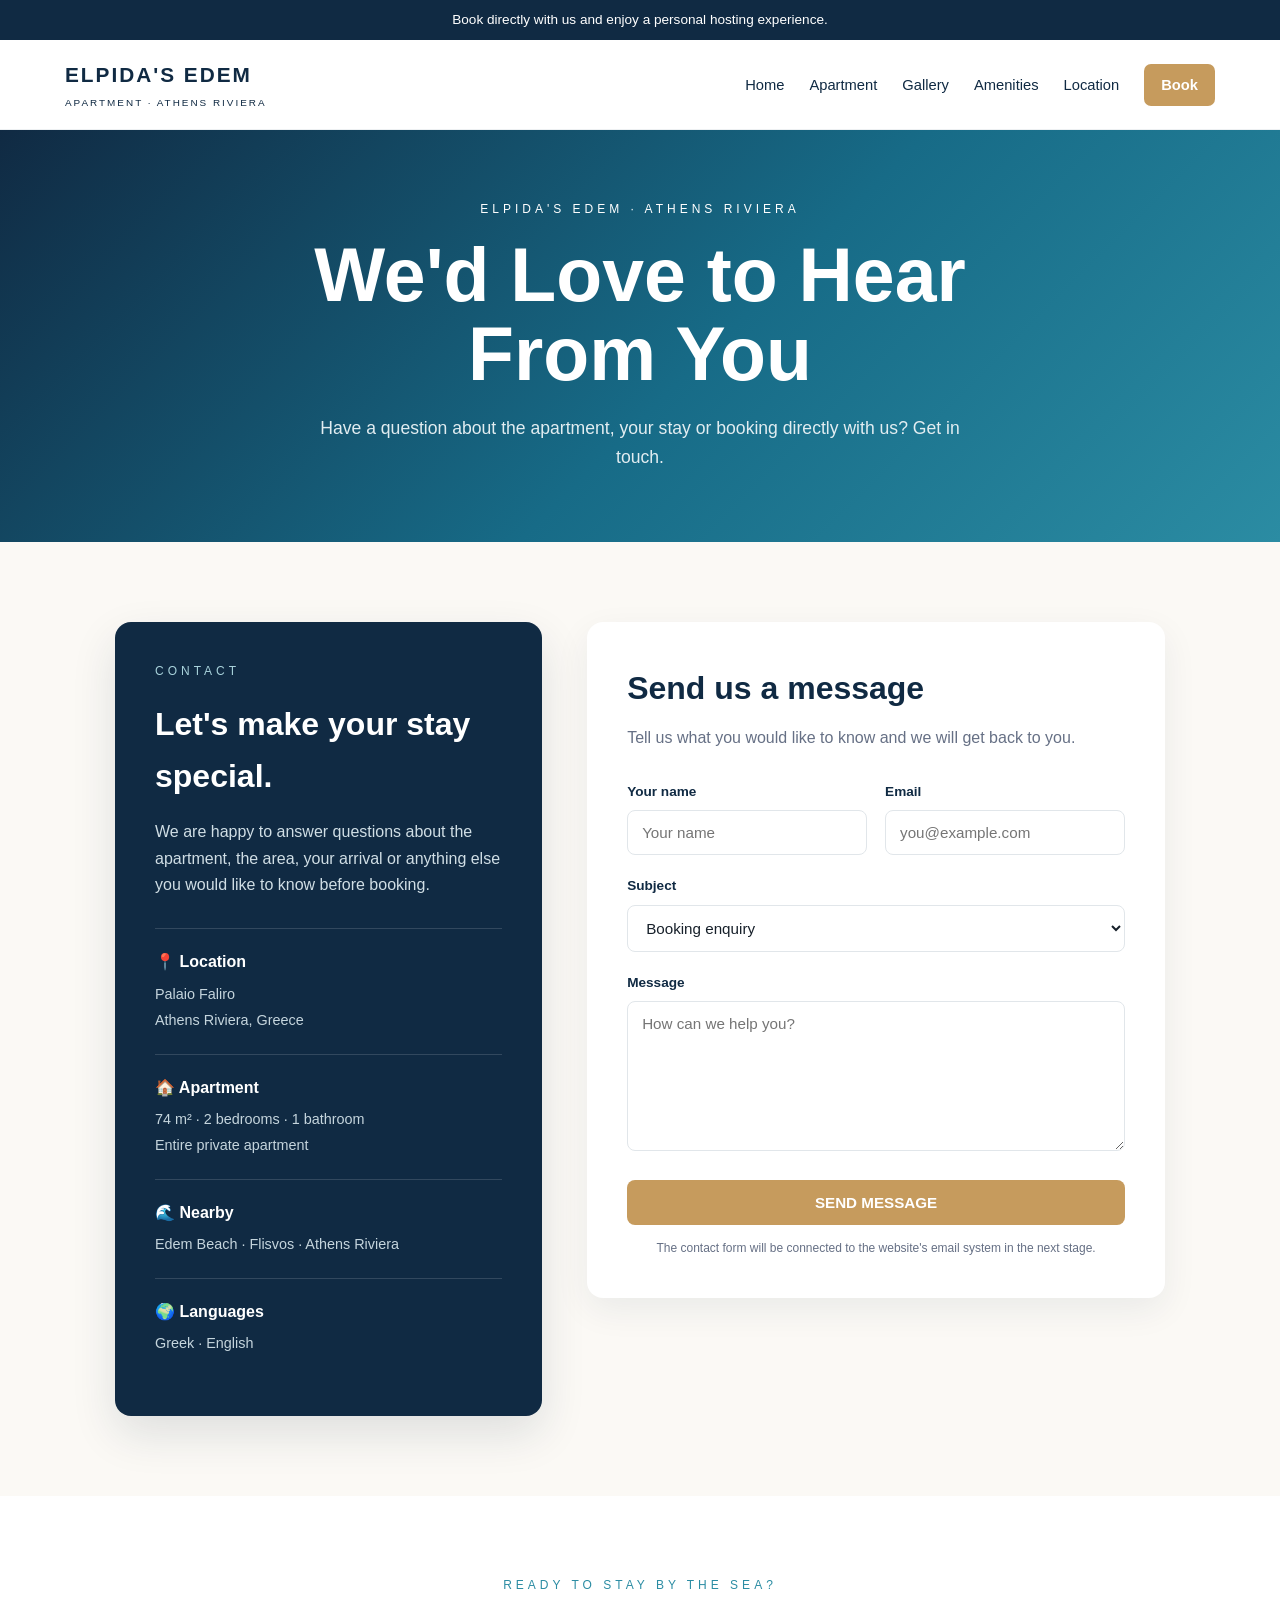
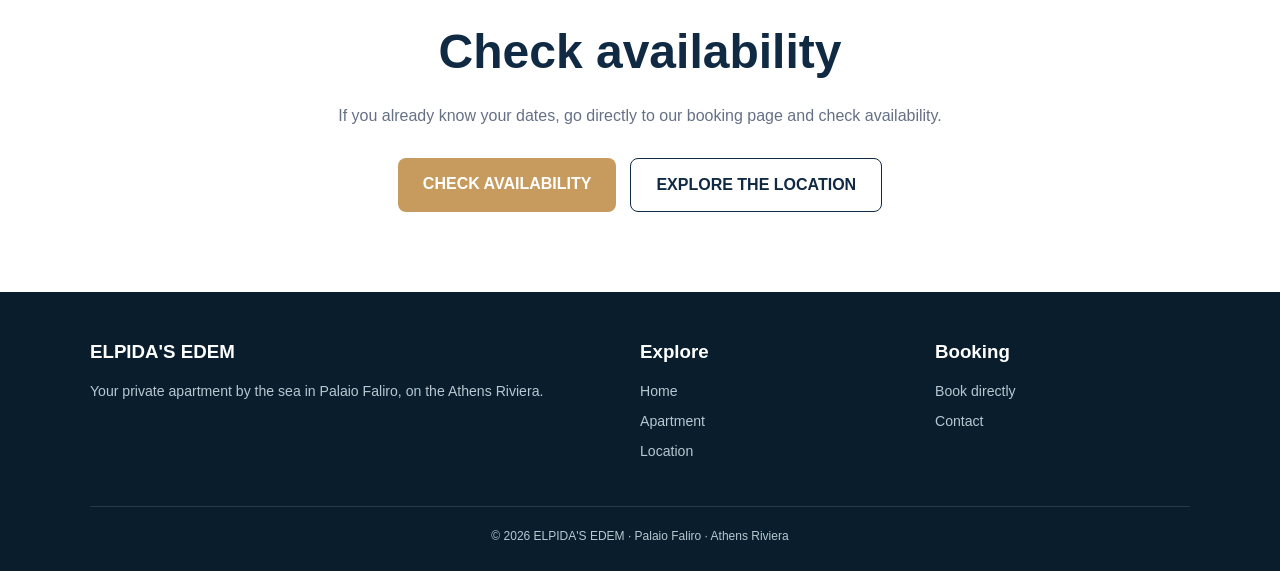
<file: contact.html>
<!DOCTYPE html>
<html lang="en">

<head>

    <meta charset="UTF-8">

    <meta
        name="viewport"
        content="width=device-width, initial-scale=1.0"
    >

    <title>Contact | ELPIDA'S EDEM</title>

    <meta
        name="description"
        content="Contact ELPIDA'S EDEM, your private apartment by the sea in Palaio Faliro, Athens Riviera."
    >

    <style>

        :root {
            --navy: #102a43;
            --blue: #176b87;
            --sea: #2b8ca3;
            --gold: #c69b5d;
            --sand: #f4eee5;
            --cream: #fbf9f5;
            --dark: #17202a;
            --muted: #667085;
            --white: #ffffff;
            --border: #e1e6ea;
        }

        * {
            box-sizing: border-box;
            margin: 0;
            padding: 0;
        }

        html {
            scroll-behavior: smooth;
        }

        body {
            font-family: Arial, Helvetica, sans-serif;
            color: var(--dark);
            background: var(--cream);
            line-height: 1.65;
        }

        a {
            color: inherit;
            text-decoration: none;
        }

        /* TOP BAR */

        .topbar {
            background: var(--navy);
            color: white;
            text-align: center;
            padding: 9px 15px;
            font-size: .85rem;
        }

        /* NAVIGATION */

        header {
            background: white;
            border-bottom: 1px solid #edf0f2;
        }

        .nav {
            max-width: 1200px;
            margin: auto;
            padding: 18px 25px;

            display: flex;
            align-items: center;
            justify-content: space-between;
        }

        .logo {
            color: var(--navy);
            font-size: 1.3rem;
            font-weight: 700;
            letter-spacing: 2px;
        }

        .logo span {
            display: block;
            font-size: .62rem;
            letter-spacing: 2px;
            font-weight: 400;
            margin-top: 2px;
        }

        .nav-links {
            display: flex;
            align-items: center;
            gap: 25px;

            color: var(--navy);
            font-size: .92rem;
        }

        .nav-links a {
            transition: .2s;
        }

        .nav-links a:hover {
            color: var(--gold);
        }

        .nav-book {
            background: var(--gold);
            color: white !important;

            padding: 9px 17px;
            border-radius: 7px;

            font-weight: 700;
        }

        /* HERO */

        .hero {
            min-height: 400px;

            display: flex;
            align-items: center;
            justify-content: center;

            text-align: center;

            color: white;

            padding: 70px 20px;

            background:
                linear-gradient(
                    135deg,
                    #102a43,
                    #176b87 55%,
                    #2b8ca3
                );
        }

        .hero-content {
            max-width: 800px;
        }

        .eyebrow {
            text-transform: uppercase;
            letter-spacing: 4px;
            font-size: .75rem;
            margin-bottom: 16px;
        }

        .hero h1 {
            font-size: clamp(2.8rem, 6vw, 4.7rem);
            line-height: 1.05;
            margin-bottom: 20px;
        }

        .hero p {
            color: #e2edf1;
            font-size: 1.1rem;
            max-width: 650px;
            margin: auto;
        }

        /* MAIN */

        section {
            padding: 80px 20px;
        }

        .container {
            max-width: 1050px;
            margin: auto;
        }

        .contact-grid {
            display: grid;
            grid-template-columns: .85fr 1.15fr;
            gap: 45px;
            align-items: start;
        }

        /* CONTACT INFO */

        .contact-info {
            background: var(--navy);
            color: white;

            padding: 40px;

            border-radius: 16px;

            box-shadow:
                0 18px 45px rgba(16, 42, 67, .12);
        }

        .contact-info .eyebrow {
            color: #a9d3dc;
        }

        .contact-info h2 {
            font-size: 2rem;
            margin-bottom: 16px;
        }

        .contact-info > p {
            color: #d0dee5;
            margin-bottom: 30px;
        }

        .info-item {
            padding: 20px 0;
            border-top: 1px solid rgba(255,255,255,.14);
        }

        .info-item strong {
            display: block;
            margin-bottom: 5px;
        }

        .info-item span {
            color: #c5d5dd;
            font-size: .9rem;
        }

        /* FORM */

        .contact-form {
            background: white;

            padding: 40px;

            border-radius: 16px;

            box-shadow:
                0 12px 35px rgba(16, 42, 67, .07);
        }

        .contact-form h2 {
            color: var(--navy);
            font-size: 2rem;
            margin-bottom: 10px;
        }

        .contact-form > p {
            color: var(--muted);
            margin-bottom: 30px;
        }

        .form-row {
            display: grid;
            grid-template-columns: 1fr 1fr;
            gap: 18px;
        }

        .field {
            margin-bottom: 20px;
        }

        label {
            display: block;
            margin-bottom: 7px;

            color: var(--navy);

            font-size: .85rem;
            font-weight: 700;
        }

        input,
        textarea,
        select {

            width: 100%;

            padding: 13px 14px;

            border: 1px solid var(--border);

            border-radius: 8px;

            background: #fff;

            color: var(--dark);

            font-family: inherit;

            font-size: .95rem;

            outline: none;

            transition: .2s;
        }

        input:focus,
        textarea:focus,
        select:focus {
            border-color: var(--sea);

            box-shadow:
                0 0 0 3px rgba(43,140,163,.10);
        }

        textarea {
            min-height: 150px;
            resize: vertical;
        }

        .submit-button {
            width: 100%;

            border: none;

            padding: 14px 20px;

            border-radius: 8px;

            background: var(--gold);

            color: white;

            font-size: .95rem;

            font-weight: 700;

            cursor: pointer;

            transition: .2s;
        }

        .submit-button:hover {
            transform: translateY(-1px);

            box-shadow:
                0 8px 20px rgba(198,155,93,.25);
        }

        .form-note {
            margin-top: 14px;

            color: var(--muted);

            font-size: .75rem;

            text-align: center;
        }

        /* BOOKING CTA */

        .booking-section {
            background: white;
            text-align: center;
        }

        .booking-section .eyebrow {
            color: var(--sea);
        }

        .booking-section h2 {
            color: var(--navy);
            font-size: clamp(2rem, 4vw, 3rem);
            margin-bottom: 12px;
        }

        .booking-section p {
            max-width: 650px;
            margin: auto;
            color: var(--muted);
        }

        .buttons {
            margin-top: 28px;

            display: flex;
            justify-content: center;
            gap: 14px;
            flex-wrap: wrap;
        }

        .button {
            display: inline-block;

            padding: 13px 25px;

            border-radius: 8px;

            font-weight: 700;

            transition: .2s;
        }

        .button-primary {
            background: var(--gold);
            color: white;
        }

        .button-secondary {
            border: 1px solid var(--navy);
            color: var(--navy);
        }

        .button:hover {
            transform: translateY(-2px);
        }

        /* FOOTER */

        footer {
            background: #091d2d;
            color: #b8c7d1;

            padding: 45px 20px 25px;
        }

        .footer-grid {
            max-width: 1100px;
            margin: auto;

            display: grid;
            grid-template-columns: 2fr 1fr 1fr;

            gap: 40px;
        }

        footer h3 {
            color: white;
            margin-bottom: 12px;
        }

        footer p,
        footer li {
            font-size: .88rem;
        }

        .footer-links {
            list-style: none;
        }

        .footer-links li {
            margin: 7px 0;
        }

        .footer-bottom {
            max-width: 1100px;
            margin: 35px auto 0;

            padding-top: 20px;

            border-top:
                1px solid rgba(255,255,255,.12);

            text-align: center;

            font-size: .75rem;
        }

        /* MOBILE */

        @media (max-width: 800px) {

            .contact-grid {
                grid-template-columns: 1fr;
            }

            .footer-grid {
                grid-template-columns: 1fr;
            }

        }

        @media (max-width: 600px) {

            .nav {
                flex-direction: column;
                gap: 15px;
                padding: 16px 18px;
            }

            .nav-links {
                flex-wrap: wrap;
                justify-content: center;
                gap: 12px;
                font-size: .8rem;
            }

            section {
                padding: 60px 16px;
            }

            .form-row {
                grid-template-columns: 1fr;
                gap: 0;
            }

            .contact-info,
            .contact-form {
                padding: 27px;
            }

        }

    </style>

</head>


<body>


    <!-- TOP BAR -->

    <div class="topbar">
        Book directly with us and enjoy a personal hosting experience.
    </div>


    <!-- NAVIGATION -->

    <header>

        <nav class="nav">

            <a href="index.html" class="logo">
                ELPIDA'S EDEM
                <span>APARTMENT · ATHENS RIVIERA</span>
            </a>


            <div class="nav-links">

                <a href="index.html">
                    Home
                </a>

                <a href="rooms.html">
                    Apartment
                </a>

                <a href="index.html#gallery">
                    Gallery
                </a>

                <a href="index.html#amenities">
                    Amenities
                </a>

                <a href="location.html">
                    Location
                </a>

                <a href="booking.html" class="nav-book">
                    Book
                </a>

            </div>

        </nav>

    </header>


    <!-- HERO -->

    <section class="hero">

        <div class="hero-content">

            <div class="eyebrow">
                ELPIDA'S EDEM · ATHENS RIVIERA
            </div>

            <h1>
                We'd Love to Hear From You
            </h1>

            <p>
                Have a question about the apartment, your stay or
                booking directly with us? Get in touch.
            </p>

        </div>

    </section>


    <!-- CONTACT -->

    <section>

        <div class="container">

            <div class="contact-grid">


                <!-- INFORMATION -->

                <div class="contact-info">

                    <div class="eyebrow">
                        CONTACT
                    </div>

                    <h2>
                        Let's make your stay special.
                    </h2>

                    <p>
                        We are happy to answer questions about the
                        apartment, the area, your arrival or anything
                        else you would like to know before booking.
                    </p>


                    <div class="info-item">

                        <strong>
                            📍 Location
                        </strong>

                        <span>
                            Palaio Faliro<br>
                            Athens Riviera, Greece
                        </span>

                    </div>


                    <div class="info-item">

                        <strong>
                            🏠 Apartment
                        </strong>

                        <span>
                            74 m² · 2 bedrooms · 1 bathroom<br>
                            Entire private apartment
                        </span>

                    </div>


                    <div class="info-item">

                        <strong>
                            🌊 Nearby
                        </strong>

                        <span>
                            Edem Beach · Flisvos · Athens Riviera
                        </span>

                    </div>


                    <div class="info-item">

                        <strong>
                            🌍 Languages
                        </strong>

                        <span>
                            Greek · English
                        </span>

                    </div>

                </div>


                <!-- FORM -->

                <div class="contact-form">

                    <h2>
                        Send us a message
                    </h2>

                    <p>
                        Tell us what you would like to know and
                        we will get back to you.
                    </p>


                    <form
                        onsubmit="return handleContactForm(event)"
                    >


                        <div class="form-row">

                            <div class="field">

                                <label for="name">
                                    Your name
                                </label>

                                <input
                                    type="text"
                                    id="name"
                                    name="name"
                                    placeholder="Your name"
                                    required
                                >

                            </div>


                            <div class="field">

                                <label for="email">
                                    Email
                                </label>

                                <input
                                    type="email"
                                    id="email"
                                    name="email"
                                    placeholder="you@example.com"
                                    required
                                >

                            </div>

                        </div>


                        <div class="field">

                            <label for="subject">
                                Subject
                            </label>

                            <select
                                id="subject"
                                name="subject"
                            >

                                <option value="booking">
                                    Booking enquiry
                                </option>

                                <option value="apartment">
                                    Question about the apartment
                                </option>

                                <option value="location">
                                    Question about the location
                                </option>

                                <option value="arrival">
                                    Arrival / check-in
                                </option>

                                <option value="other">
                                    Something else
                                </option>

                            </select>

                        </div>


                        <div class="field">

                            <label for="message">
                                Message
                            </label>

                            <textarea
                                id="message"
                                name="message"
                                placeholder="How can we help you?"
                                required
                            ></textarea>

                        </div>


                        <button
                            type="submit"
                            class="submit-button"
                        >
                            SEND MESSAGE
                        </button>


                        <div class="form-note">
                            The contact form will be connected to
                            the website's email system in the next stage.
                        </div>


                    </form>

                </div>

            </div>

        </div>

    </section>


    <!-- BOOKING CTA -->

    <section class="booking-section">

        <div class="container">

            <div class="eyebrow">
                READY TO STAY BY THE SEA?
            </div>

            <h2>
                Check availability
            </h2>

            <p>
                If you already know your dates, go directly to our
                booking page and check availability.
            </p>


            <div class="buttons">

                <a
                    href="booking.html"
                    class="button button-primary"
                >
                    CHECK AVAILABILITY
                </a>

                <a
                    href="location.html"
                    class="button button-secondary"
                >
                    EXPLORE THE LOCATION
                </a>

            </div>

        </div>

    </section>


    <!-- FOOTER -->

    <footer>

        <div class="footer-grid">


            <div>

                <h3>
                    ELPIDA'S EDEM
                </h3>

                <p>
                    Your private apartment by the sea in Palaio Faliro,
                    on the Athens Riviera.
                </p>

            </div>


            <div>

                <h3>
                    Explore
                </h3>

                <ul class="footer-links">

                    <li>
                        <a href="index.html">
                            Home
                        </a>
                    </li>

                    <li>
                        <a href="rooms.html">
                            Apartment
                        </a>
                    </li>

                    <li>
                        <a href="location.html">
                            Location
                        </a>
                    </li>

                </ul>

            </div>


            <div>

                <h3>
                    Booking
                </h3>

                <ul class="footer-links">

                    <li>
                        <a href="booking.html">
                            Book directly
                        </a>
                    </li>

                    <li>
                        <a href="contact.html">
                            Contact
                        </a>
                    </li>

                </ul>

            </div>


        </div>


        <div class="footer-bottom">

            © 2026 ELPIDA'S EDEM · Palaio Faliro · Athens Riviera

        </div>

    </footer>


    <script>

        function handleContactForm(event) {

            event.preventDefault();

            alert(
                "Thank you! The contact form will be connected to the website email system in the next stage."
            );

            return false;
        }

    </script>


</body>

</html>
</file>
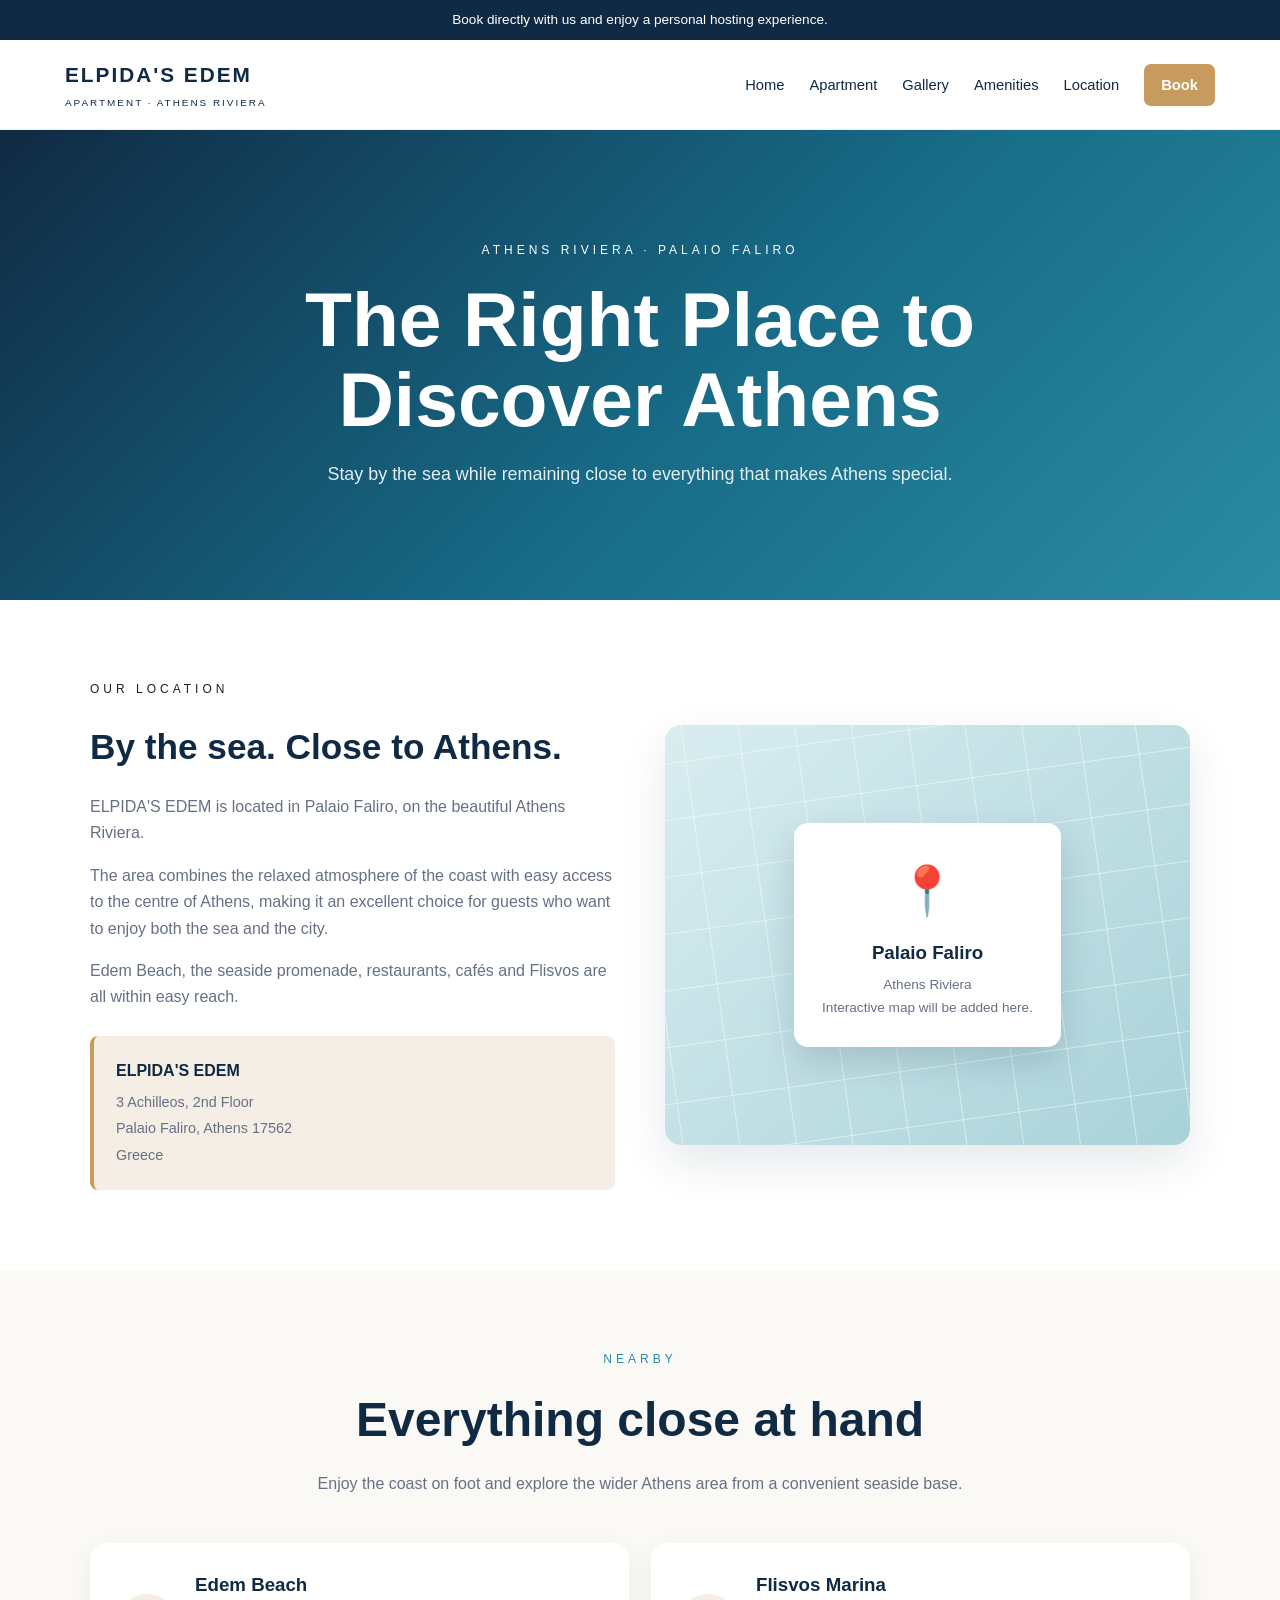
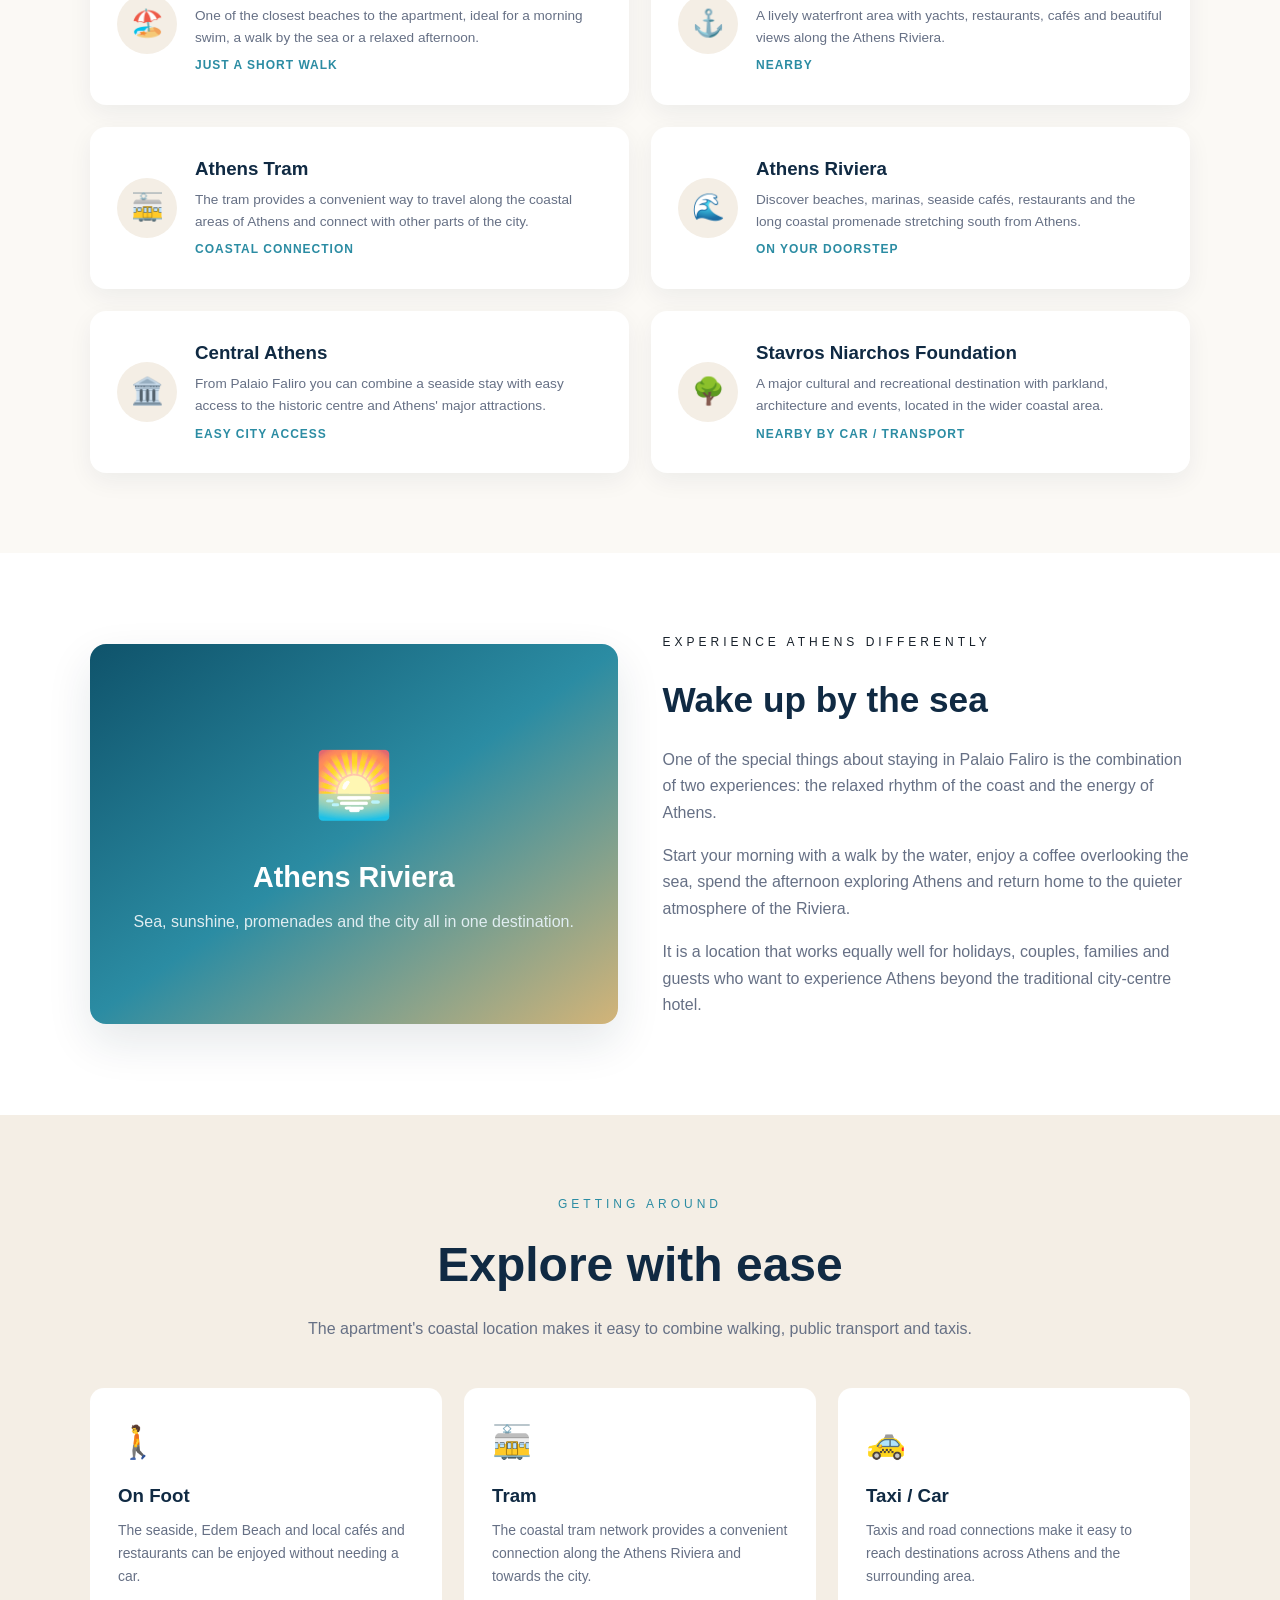
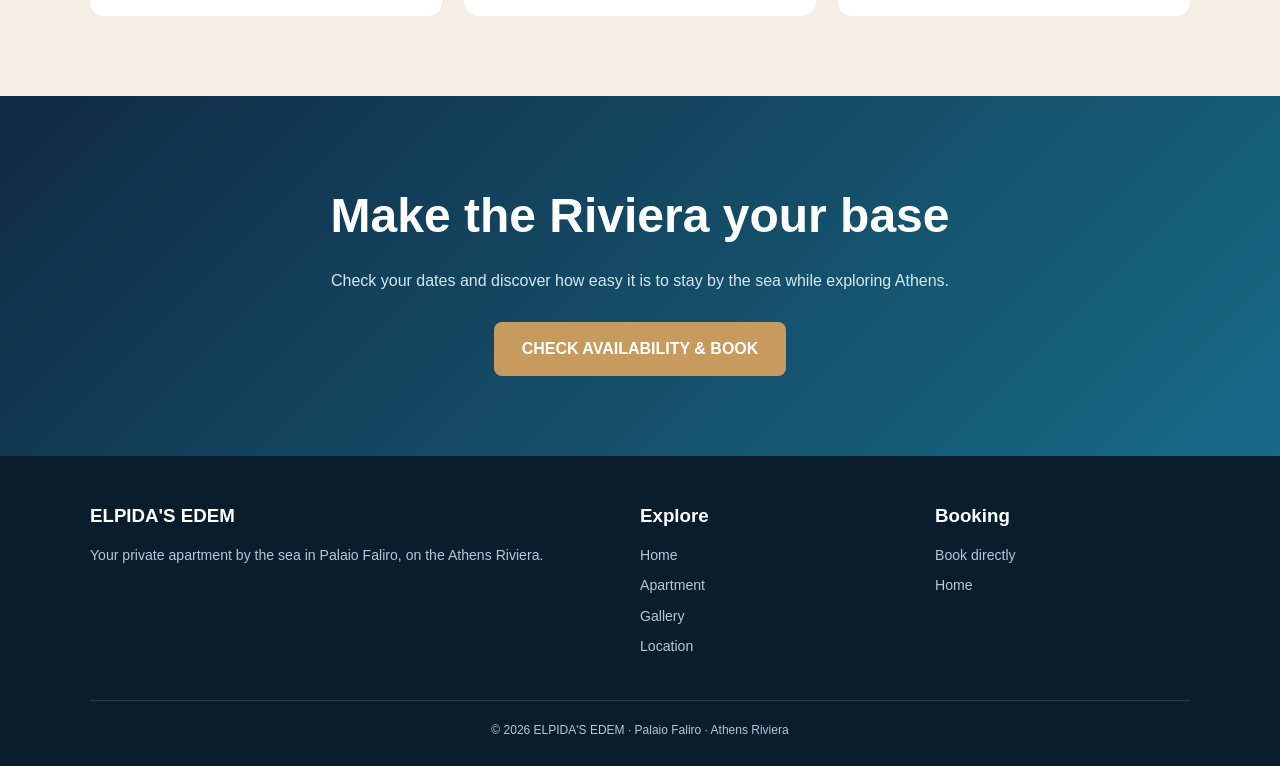
<file: location.html>
<!DOCTYPE html>
<html lang="en">
<head>

    <meta charset="UTF-8">

    <meta
        name="viewport"
        content="width=device-width, initial-scale=1.0"
    >

    <title>Location | ELPIDA'S EDEM</title>

    <meta
        name="description"
        content="Discover the location of Elpida's Edem in Palaio Faliro, Athens Riviera, close to Edem Beach, Flisvos and central Athens."
    >

    <style>

        :root {
            --navy: #102a43;
            --blue: #176b87;
            --sea: #2b8ca3;
            --gold: #c69b5d;
            --sand: #f4eee5;
            --cream: #fbf9f5;
            --dark: #17202a;
            --muted: #667085;
            --white: #ffffff;
            --border: #e1e6ea;
            --shadow: 0 18px 45px rgba(16, 42, 67, .11);
            --radius: 16px;
        }

        * {
            box-sizing: border-box;
            margin: 0;
            padding: 0;
        }

        html {
            scroll-behavior: smooth;
        }

        body {
            font-family: Arial, Helvetica, sans-serif;
            color: var(--dark);
            background: var(--cream);
            line-height: 1.65;
        }

        a {
            color: inherit;
            text-decoration: none;
        }

        /* =========================
           TOP BAR
        ========================= */

        .topbar {
            background: var(--navy);
            color: white;
            text-align: center;
            padding: 9px 15px;
            font-size: .85rem;
        }

        /* =========================
           NAVIGATION
        ========================= */

        header {
            background: white;
            border-bottom: 1px solid #edf0f2;
        }

        .nav {
            max-width: 1200px;
            margin: auto;
            padding: 18px 25px;

            display: flex;
            align-items: center;
            justify-content: space-between;
        }

        .logo {
            color: var(--navy);
            font-size: 1.3rem;
            font-weight: 700;
            letter-spacing: 2px;
        }

        .logo span {
            display: block;
            font-size: .62rem;
            letter-spacing: 2px;
            font-weight: 400;
            margin-top: 2px;
        }

        .nav-links {
            display: flex;
            align-items: center;
            gap: 25px;

            color: var(--navy);
            font-size: .92rem;
        }

        .nav-links a {
            transition: .2s;
        }

        .nav-links a:hover {
            color: var(--gold);
        }

        .nav-book {
            background: var(--gold);
            color: white !important;

            padding: 9px 17px;
            border-radius: 7px;

            font-weight: 700;
        }

        /* =========================
           HERO
        ========================= */

        .hero {
            min-height: 470px;

            display: flex;
            align-items: center;
            justify-content: center;

            text-align: center;

            color: white;

            padding: 80px 20px;

            background:
                linear-gradient(
                    135deg,
                    #102a43,
                    #176b87 55%,
                    #2b8ca3
                );
        }

        .hero-content {
            max-width: 850px;
        }

        .eyebrow {
            text-transform: uppercase;
            letter-spacing: 4px;
            font-size: .75rem;
            margin-bottom: 18px;
        }

        .hero h1 {
            font-size: clamp(2.7rem, 6vw, 5rem);
            line-height: 1.05;
            margin-bottom: 20px;
        }

        .hero p {
            max-width: 720px;
            margin: auto;

            font-size: 1.12rem;

            color: #e3eef3;
        }

        /* =========================
           GENERAL
        ========================= */

        section {
            padding: 80px 20px;
        }

        .container {
            max-width: 1100px;
            margin: auto;
        }

        .section-heading {
            text-align: center;
            margin-bottom: 45px;
        }

        .section-heading .eyebrow {
            color: var(--sea);
            margin-bottom: 10px;
        }

        .section-heading h2 {
            color: var(--navy);
            font-size: clamp(2rem, 4vw, 3rem);
            margin-bottom: 12px;
        }

        .section-heading p {
            max-width: 700px;
            margin: auto;
            color: var(--muted);
        }

        /* =========================
           LOCATION INTRO
        ========================= */

        .location-intro {
            background: white;
        }

        .intro-grid {
            display: grid;
            grid-template-columns: 1fr 1fr;
            gap: 50px;
            align-items: center;
        }

        .intro-text h2 {
            color: var(--navy);
            font-size: 2.2rem;
            margin-bottom: 18px;
        }

        .intro-text p {
            color: var(--muted);
            margin-bottom: 16px;
        }

        .address-box {
            margin-top: 25px;
            padding: 22px;

            background: var(--sand);
            border-left: 4px solid var(--gold);

            border-radius: 8px;
        }

        .address-box strong {
            display: block;
            color: var(--navy);
            margin-bottom: 5px;
        }

        .address-box span {
            color: var(--muted);
            font-size: .9rem;
        }

        /* =========================
           MAP PLACEHOLDER
        ========================= */

        .map-placeholder {
            min-height: 420px;

            border-radius: var(--radius);

            background:
                linear-gradient(
                    135deg,
                    #d9edf0,
                    #a8d2d9
                );

            box-shadow: var(--shadow);

            position: relative;
            overflow: hidden;

            display: flex;
            align-items: center;
            justify-content: center;
        }

        .map-grid {
            position: absolute;
            inset: 0;

            background-image:
                linear-gradient(
                    rgba(255,255,255,.5) 1px,
                    transparent 1px
                ),
                linear-gradient(
                    90deg,
                    rgba(255,255,255,.5) 1px,
                    transparent 1px
                );

            background-size: 45px 45px;

            transform: rotate(-8deg) scale(1.25);
        }

        .map-content {
            position: relative;
            z-index: 2;

            background: white;

            padding: 28px;

            border-radius: 14px;

            text-align: center;

            box-shadow: 0 15px 35px rgba(16,42,67,.16);
        }

        .map-pin {
            font-size: 3rem;
            margin-bottom: 8px;
        }

        .map-content h3 {
            color: var(--navy);
            margin-bottom: 5px;
        }

        .map-content p {
            color: var(--muted);
            font-size: .85rem;
        }

        /* =========================
           NEARBY
        ========================= */

        .nearby {
            background: var(--cream);
        }

        .places-grid {
            display: grid;
            grid-template-columns: repeat(2, 1fr);
            gap: 22px;
        }

        .place-card {
            background: white;

            border-radius: var(--radius);

            padding: 27px;

            box-shadow:
                0 8px 25px rgba(16,42,67,.06);

            display: grid;
            grid-template-columns: 60px 1fr;
            gap: 18px;

            align-items: center;
        }

        .place-icon {
            width: 60px;
            height: 60px;

            border-radius: 50%;

            background: var(--sand);

            display: flex;
            align-items: center;
            justify-content: center;

            font-size: 1.65rem;
        }

        .place-card h3 {
            color: var(--navy);
            margin-bottom: 4px;
        }

        .place-card p {
            color: var(--muted);
            font-size: .85rem;
        }

        .distance {
            display: inline-block;

            margin-top: 7px;

            color: var(--sea);

            font-size: .75rem;
            font-weight: 700;

            text-transform: uppercase;
            letter-spacing: 1px;
        }

        /* =========================
           ATHENS RIVIERA
        ========================= */

        .riviera {
            background: white;
        }

        .riviera-grid {
            display: grid;
            grid-template-columns: 1fr 1fr;
            gap: 45px;
            align-items: center;
        }

        .riviera-visual {
            min-height: 380px;

            border-radius: var(--radius);

            background:
                linear-gradient(
                    145deg,
                    #0f536b,
                    #2b8ca3 50%,
                    #d3b478
                );

            display: flex;
            align-items: center;
            justify-content: center;

            color: white;

            text-align: center;

            box-shadow: var(--shadow);
        }

        .riviera-visual-content {
            padding: 30px;
        }

        .riviera-visual-content .big-icon {
            font-size: 4rem;
            margin-bottom: 15px;
        }

        .riviera-visual-content h3 {
            font-size: 1.8rem;
            margin-bottom: 8px;
        }

        .riviera-visual-content p {
            color: #e0edf1;
        }

        .riviera-text h2 {
            color: var(--navy);
            font-size: 2.2rem;
            margin-bottom: 18px;
        }

        .riviera-text p {
            color: var(--muted);
            margin-bottom: 17px;
        }

        /* =========================
           TRANSPORT
        ========================= */

        .transport {
            background: var(--sand);
        }

        .transport-grid {
            display: grid;
            grid-template-columns: repeat(3, 1fr);
            gap: 22px;
        }

        .transport-card {
            background: white;
            padding: 28px;
            border-radius: 14px;
        }

        .transport-card .icon {
            font-size: 2rem;
            margin-bottom: 12px;
        }

        .transport-card h3 {
            color: var(--navy);
            margin-bottom: 8px;
        }

        .transport-card p {
            color: var(--muted);
            font-size: .87rem;
        }

        /* =========================
           CTA
        ========================= */

        .cta {
            background:
                linear-gradient(
                    135deg,
                    var(--navy),
                    var(--blue)
                );

            color: white;

            text-align: center;
        }

        .cta h2 {
            font-size: clamp(2rem, 4vw, 3rem);
            margin-bottom: 12px;
        }

        .cta p {
            max-width: 650px;
            margin: auto;

            color: #d8e7ed;
        }

        .cta-button {
            display: inline-block;

            margin-top: 28px;

            padding: 14px 28px;

            background: var(--gold);
            color: white;

            border-radius: 8px;

            font-weight: 700;

            transition: .2s;
        }

        .cta-button:hover {
            transform: translateY(-2px);

            box-shadow:
                0 8px 20px rgba(198,155,93,.3);
        }

        /* =========================
           FOOTER
        ========================= */

        footer {
            background: #091d2d;
            color: #b8c7d1;

            padding: 45px 20px 25px;
        }

        .footer-grid {
            max-width: 1100px;
            margin: auto;

            display: grid;
            grid-template-columns: 2fr 1fr 1fr;

            gap: 40px;
        }

        footer h3 {
            color: white;
            margin-bottom: 12px;
        }

        footer p,
        footer li {
            font-size: .88rem;
        }

        .footer-links {
            list-style: none;
        }

        .footer-links li {
            margin: 7px 0;
        }

        .footer-bottom {
            max-width: 1100px;
            margin: 35px auto 0;

            padding-top: 20px;

            border-top:
                1px solid rgba(255,255,255,.12);

            text-align: center;

            font-size: .75rem;
        }

        /* =========================
           MOBILE
        ========================= */

        @media (max-width: 850px) {

            .intro-grid,
            .riviera-grid {
                grid-template-columns: 1fr;
            }

            .places-grid {
                grid-template-columns: 1fr;
            }

            .transport-grid {
                grid-template-columns: 1fr 1fr;
            }

            .footer-grid {
                grid-template-columns: 1fr;
            }

        }

        @media (max-width: 600px) {

            .nav {
                flex-direction: column;
                gap: 15px;
                padding: 16px 18px;
            }

            .nav-links {
                flex-wrap: wrap;
                justify-content: center;
                gap: 12px;

                font-size: .8rem;
            }

            .hero {
                min-height: 430px;
                padding: 60px 18px;
            }

            section {
                padding: 60px 16px;
            }

            .transport-grid {
                grid-template-columns: 1fr;
            }

            .place-card {
                grid-template-columns: 50px 1fr;
            }

            .place-icon {
                width: 50px;
                height: 50px;
            }

            .map-placeholder,
            .riviera-visual {
                min-height: 300px;
            }

        }

    </style>

</head>


<body>


    <!-- TOP BAR -->

    <div class="topbar">
        Book directly with us and enjoy a personal hosting experience.
    </div>


    <!-- NAVIGATION -->

    <header>

        <nav class="nav">

            <a href="index.html" class="logo">
                ELPIDA'S EDEM
                <span>APARTMENT · ATHENS RIVIERA</span>
            </a>


            <div class="nav-links">

                <a href="index.html">
                    Home
                </a>

                <a href="rooms.html">
                    Apartment
                </a>

                <a href="index.html#gallery">
                    Gallery
                </a>

                <a href="index.html#amenities">
                    Amenities
                </a>

                <a href="location.html">
                    Location
                </a>

                <a href="booking.html" class="nav-book">
                    Book
                </a>

            </div>

        </nav>

    </header>


    <!-- HERO -->

    <section class="hero">

        <div class="hero-content">

            <div class="eyebrow">
                ATHENS RIVIERA · PALAIO FALIRO
            </div>

            <h1>
                The Right Place to Discover Athens
            </h1>

            <p>
                Stay by the sea while remaining close to everything
                that makes Athens special.
            </p>

        </div>

    </section>


    <!-- LOCATION INTRO -->

    <section class="location-intro">

        <div class="container">

            <div class="intro-grid">


                <div class="intro-text">

                    <div class="eyebrow">
                        OUR LOCATION
                    </div>

                    <h2>
                        By the sea. Close to Athens.
                    </h2>

                    <p>
                        ELPIDA'S EDEM is located in Palaio Faliro,
                        on the beautiful Athens Riviera.
                    </p>

                    <p>
                        The area combines the relaxed atmosphere of
                        the coast with easy access to the centre of
                        Athens, making it an excellent choice for
                        guests who want to enjoy both the sea and the city.
                    </p>

                    <p>
                        Edem Beach, the seaside promenade, restaurants,
                        cafés and Flisvos are all within easy reach.
                    </p>


                    <div class="address-box">

                        <strong>
                            ELPIDA'S EDEM
                        </strong>

                        <span>
                            3 Achilleos, 2nd Floor<br>
                            Palaio Faliro, Athens 17562<br>
                            Greece
                        </span>

                    </div>

                </div>


                <!-- MAP PLACEHOLDER -->

                <div class="map-placeholder">

                    <div class="map-grid"></div>

                    <div class="map-content">

                        <div class="map-pin">
                            📍
                        </div>

                        <h3>
                            Palaio Faliro
                        </h3>

                        <p>
                            Athens Riviera
                        </p>

                        <p>
                            Interactive map will be added here.
                        </p>

                    </div>

                </div>

            </div>

        </div>

    </section>


    <!-- NEARBY PLACES -->

    <section class="nearby">

        <div class="container">

            <div class="section-heading">

                <div class="eyebrow">
                    NEARBY
                </div>

                <h2>
                    Everything close at hand
                </h2>

                <p>
                    Enjoy the coast on foot and explore the wider
                    Athens area from a convenient seaside base.
                </p>

            </div>


            <div class="places-grid">


                <article class="place-card">

                    <div class="place-icon">
                        🏖️
                    </div>

                    <div>

                        <h3>
                            Edem Beach
                        </h3>

                        <p>
                            One of the closest beaches to the apartment,
                            ideal for a morning swim, a walk by the sea
                            or a relaxed afternoon.
                        </p>

                        <span class="distance">
                            Just a short walk
                        </span>

                    </div>

                </article>


                <article class="place-card">

                    <div class="place-icon">
                        ⚓
                    </div>

                    <div>

                        <h3>
                            Flisvos Marina
                        </h3>

                        <p>
                            A lively waterfront area with yachts,
                            restaurants, cafés and beautiful views
                            along the Athens Riviera.
                        </p>

                        <span class="distance">
                            Nearby
                        </span>

                    </div>

                </article>


                <article class="place-card">

                    <div class="place-icon">
                        🚋
                    </div>

                    <div>

                        <h3>
                            Athens Tram
                        </h3>

                        <p>
                            The tram provides a convenient way to travel
                            along the coastal areas of Athens and connect
                            with other parts of the city.
                        </p>

                        <span class="distance">
                            Coastal connection
                        </span>

                    </div>

                </article>


                <article class="place-card">

                    <div class="place-icon">
                        🌊
                    </div>

                    <div>

                        <h3>
                            Athens Riviera
                        </h3>

                        <p>
                            Discover beaches, marinas, seaside cafés,
                            restaurants and the long coastal promenade
                            stretching south from Athens.
                        </p>

                        <span class="distance">
                            On your doorstep
                        </span>

                    </div>

                </article>


                <article class="place-card">

                    <div class="place-icon">
                        🏛️
                    </div>

                    <div>

                        <h3>
                            Central Athens
                        </h3>

                        <p>
                            From Palaio Faliro you can combine a seaside
                            stay with easy access to the historic centre
                            and Athens' major attractions.
                        </p>

                        <span class="distance">
                            Easy city access
                        </span>

                    </div>

                </article>


                <article class="place-card">

                    <div class="place-icon">
                        🌳
                    </div>

                    <div>

                        <h3>
                            Stavros Niarchos Foundation
                        </h3>

                        <p>
                            A major cultural and recreational destination
                            with parkland, architecture and events,
                            located in the wider coastal area.
                        </p>

                        <span class="distance">
                            Nearby by car / transport
                        </span>

                    </div>

                </article>


            </div>

        </div>

    </section>


    <!-- ATHENS RIVIERA -->

    <section class="riviera">

        <div class="container">

            <div class="riviera-grid">


                <div class="riviera-visual">

                    <div class="riviera-visual-content">

                        <div class="big-icon">
                            🌅
                        </div>

                        <h3>
                            Athens Riviera
                        </h3>

                        <p>
                            Sea, sunshine, promenades and the city
                            all in one destination.
                        </p>

                    </div>

                </div>


                <div class="riviera-text">

                    <div class="eyebrow">
                        EXPERIENCE ATHENS DIFFERENTLY
                    </div>

                    <h2>
                        Wake up by the sea
                    </h2>

                    <p>
                        One of the special things about staying in
                        Palaio Faliro is the combination of two experiences:
                        the relaxed rhythm of the coast and the energy
                        of Athens.
                    </p>

                    <p>
                        Start your morning with a walk by the water,
                        enjoy a coffee overlooking the sea, spend the
                        afternoon exploring Athens and return home to
                        the quieter atmosphere of the Riviera.
                    </p>

                    <p>
                        It is a location that works equally well for
                        holidays, couples, families and guests who want
                        to experience Athens beyond the traditional
                        city-centre hotel.
                    </p>

                </div>

            </div>

        </div>

    </section>


    <!-- TRANSPORT -->

    <section class="transport">

        <div class="container">

            <div class="section-heading">

                <div class="eyebrow">
                    GETTING AROUND
                </div>

                <h2>
                    Explore with ease
                </h2>

                <p>
                    The apartment's coastal location makes it easy
                    to combine walking, public transport and taxis.
                </p>

            </div>


            <div class="transport-grid">


                <div class="transport-card">

                    <div class="icon">
                        🚶
                    </div>

                    <h3>
                        On Foot
                    </h3>

                    <p>
                        The seaside, Edem Beach and local cafés and
                        restaurants can be enjoyed without needing a car.
                    </p>

                </div>


                <div class="transport-card">

                    <div class="icon">
                        🚋
                    </div>

                    <h3>
                        Tram
                    </h3>

                    <p>
                        The coastal tram network provides a convenient
                        connection along the Athens Riviera and towards
                        the city.
                    </p>

                </div>


                <div class="transport-card">

                    <div class="icon">
                        🚕
                    </div>

                    <h3>
                        Taxi / Car
                    </h3>

                    <p>
                        Taxis and road connections make it easy to reach
                        destinations across Athens and the surrounding area.
                    </p>

                </div>


            </div>

        </div>

    </section>


    <!-- CTA -->

    <section class="cta">

        <div class="container">

            <h2>
                Make the Riviera your base
            </h2>

            <p>
                Check your dates and discover how easy it is to stay
                by the sea while exploring Athens.
            </p>

            <a
                href="booking.html"
                class="cta-button"
            >
                CHECK AVAILABILITY & BOOK
            </a>

        </div>

    </section>


    <!-- FOOTER -->

    <footer>

        <div class="footer-grid">


            <div>

                <h3>
                    ELPIDA'S EDEM
                </h3>

                <p>
                    Your private apartment by the sea in Palaio Faliro,
                    on the Athens Riviera.
                </p>

            </div>


            <div>

                <h3>
                    Explore
                </h3>

                <ul class="footer-links">

                    <li>
                        <a href="index.html">
                            Home
                        </a>
                    </li>

                    <li>
                        <a href="rooms.html">
                            Apartment
                        </a>
                    </li>

                    <li>
                        <a href="index.html#gallery">
                            Gallery
                        </a>
                    </li>

                    <li>
                        <a href="location.html">
                            Location
                        </a>
                    </li>

                </ul>

            </div>


            <div>

                <h3>
                    Booking
                </h3>

                <ul class="footer-links">

                    <li>
                        <a href="booking.html">
                            Book directly
                        </a>
                    </li>

                    <li>
                        <a href="index.html">
                            Home
                        </a>
                    </li>

                </ul>

            </div>


        </div>


        <div class="footer-bottom">

            © 2026 ELPIDA'S EDEM · Palaio Faliro · Athens Riviera

        </div>

    </footer>


</body>
</html>
</file>
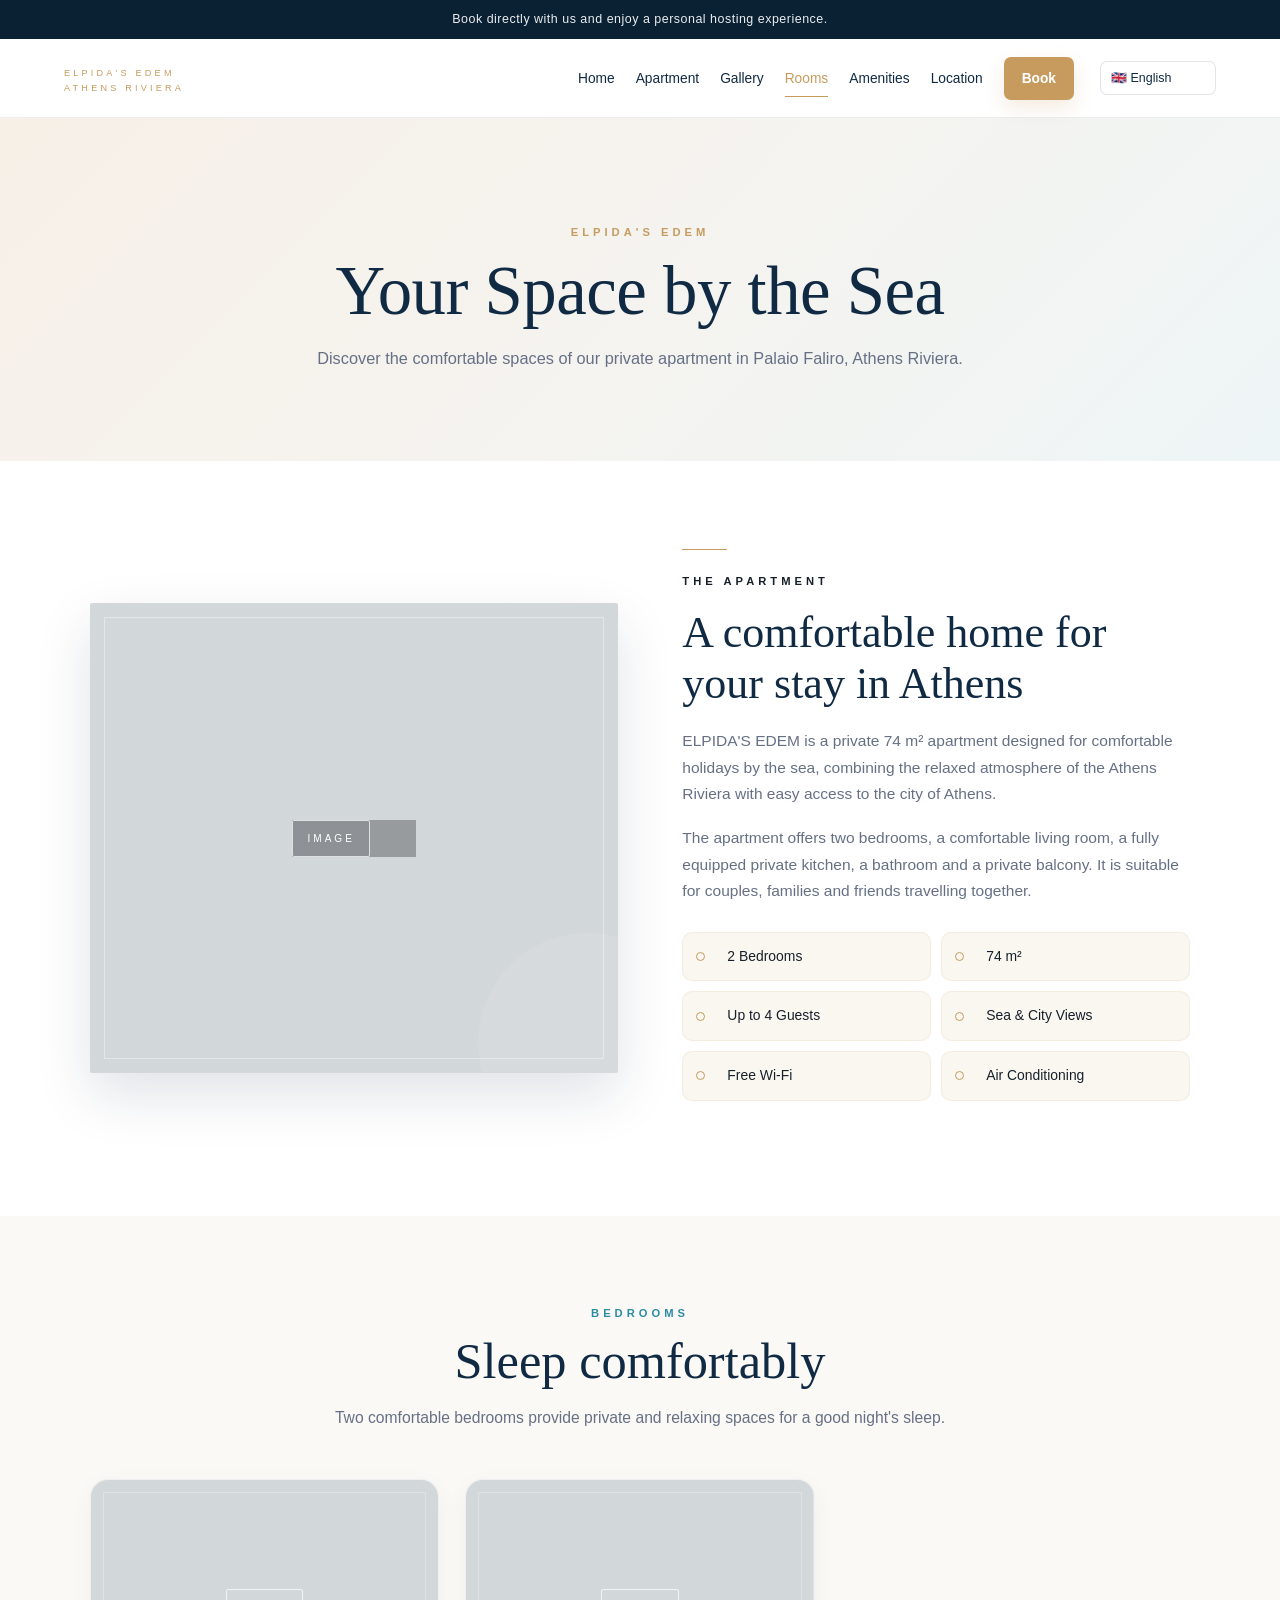
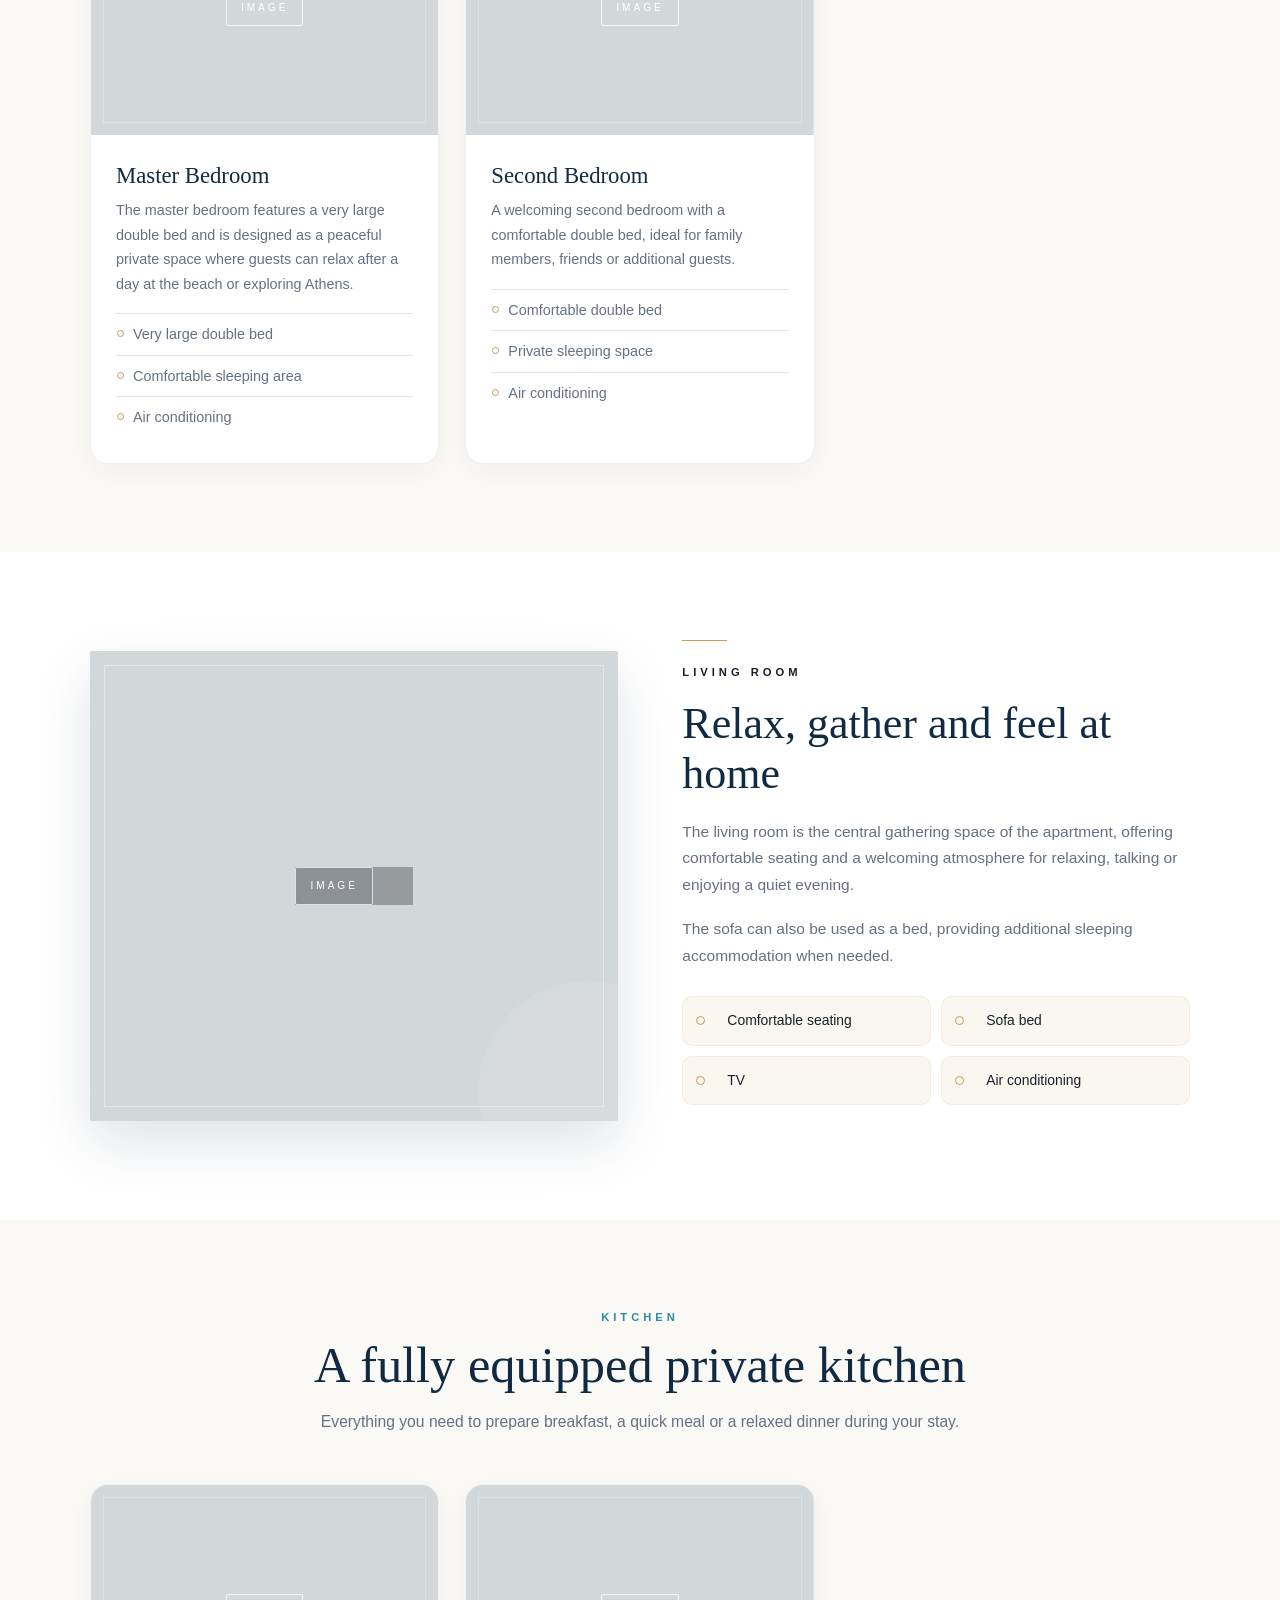
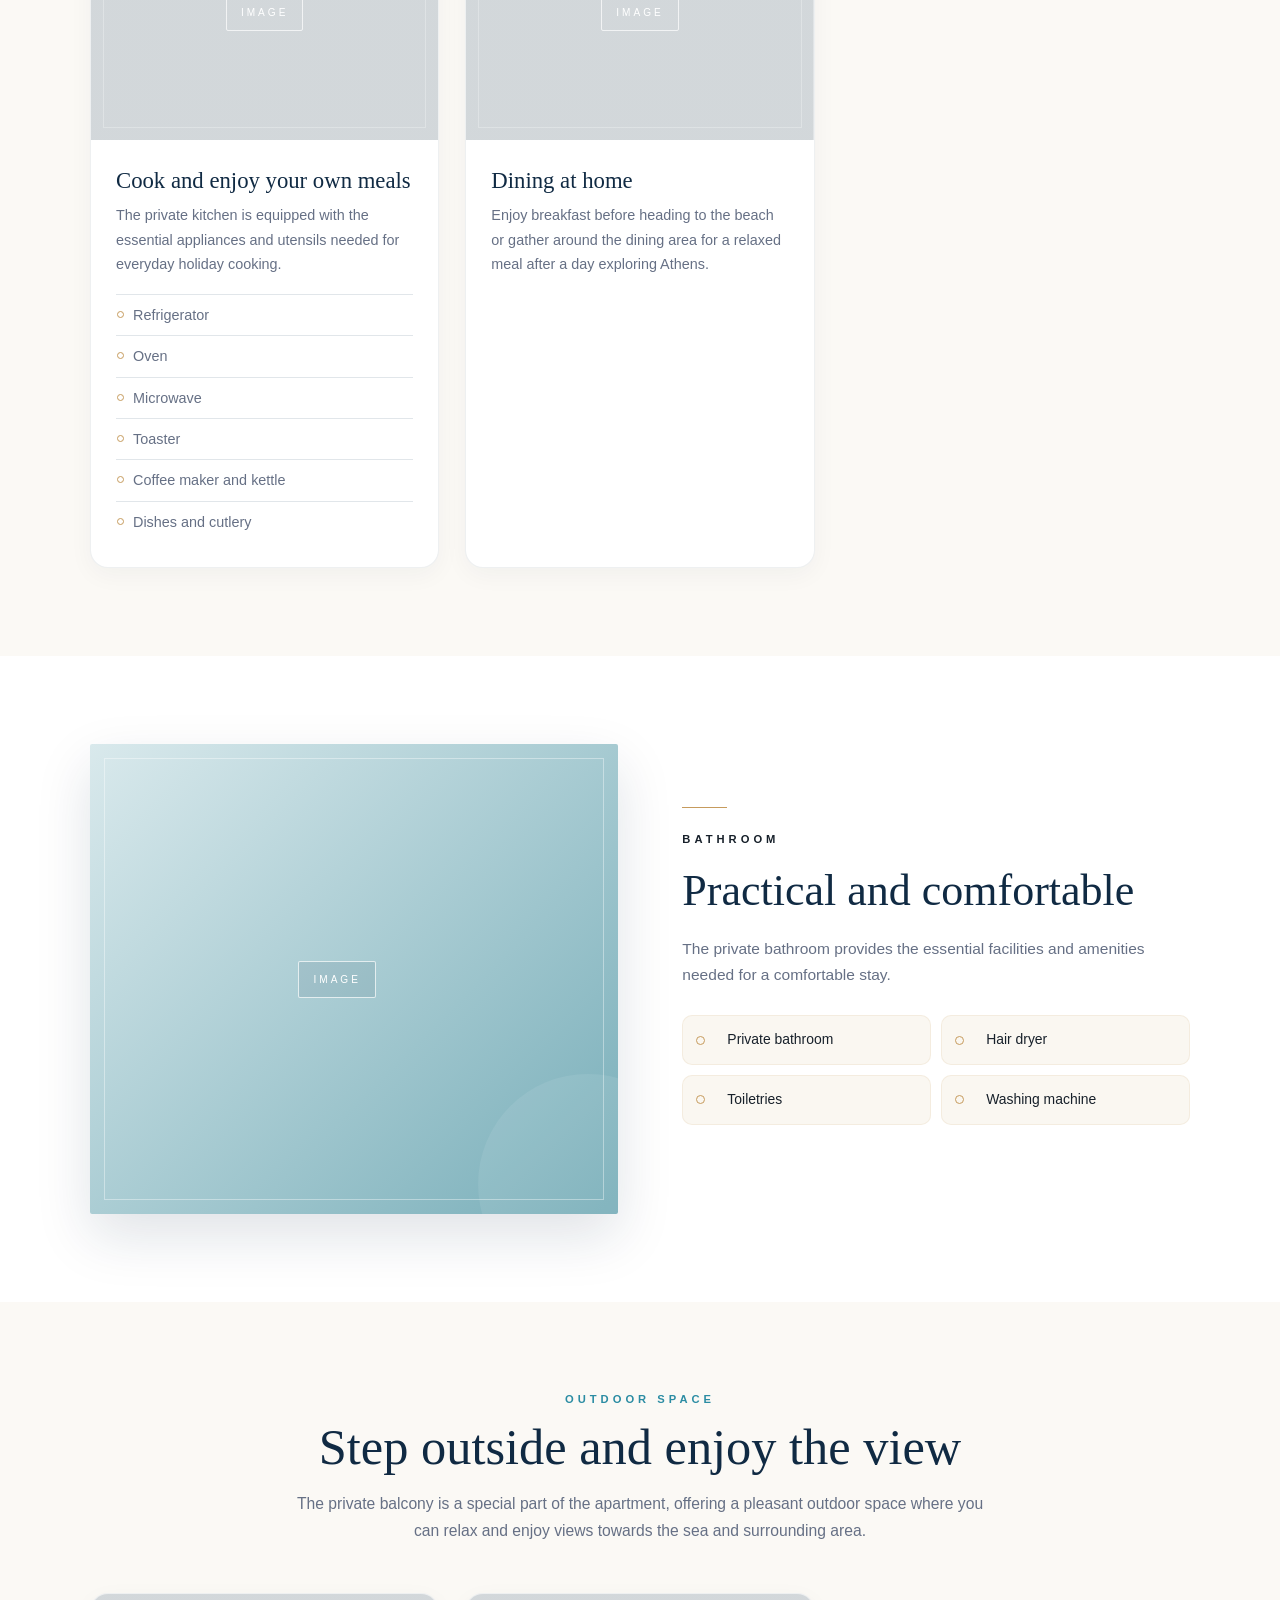
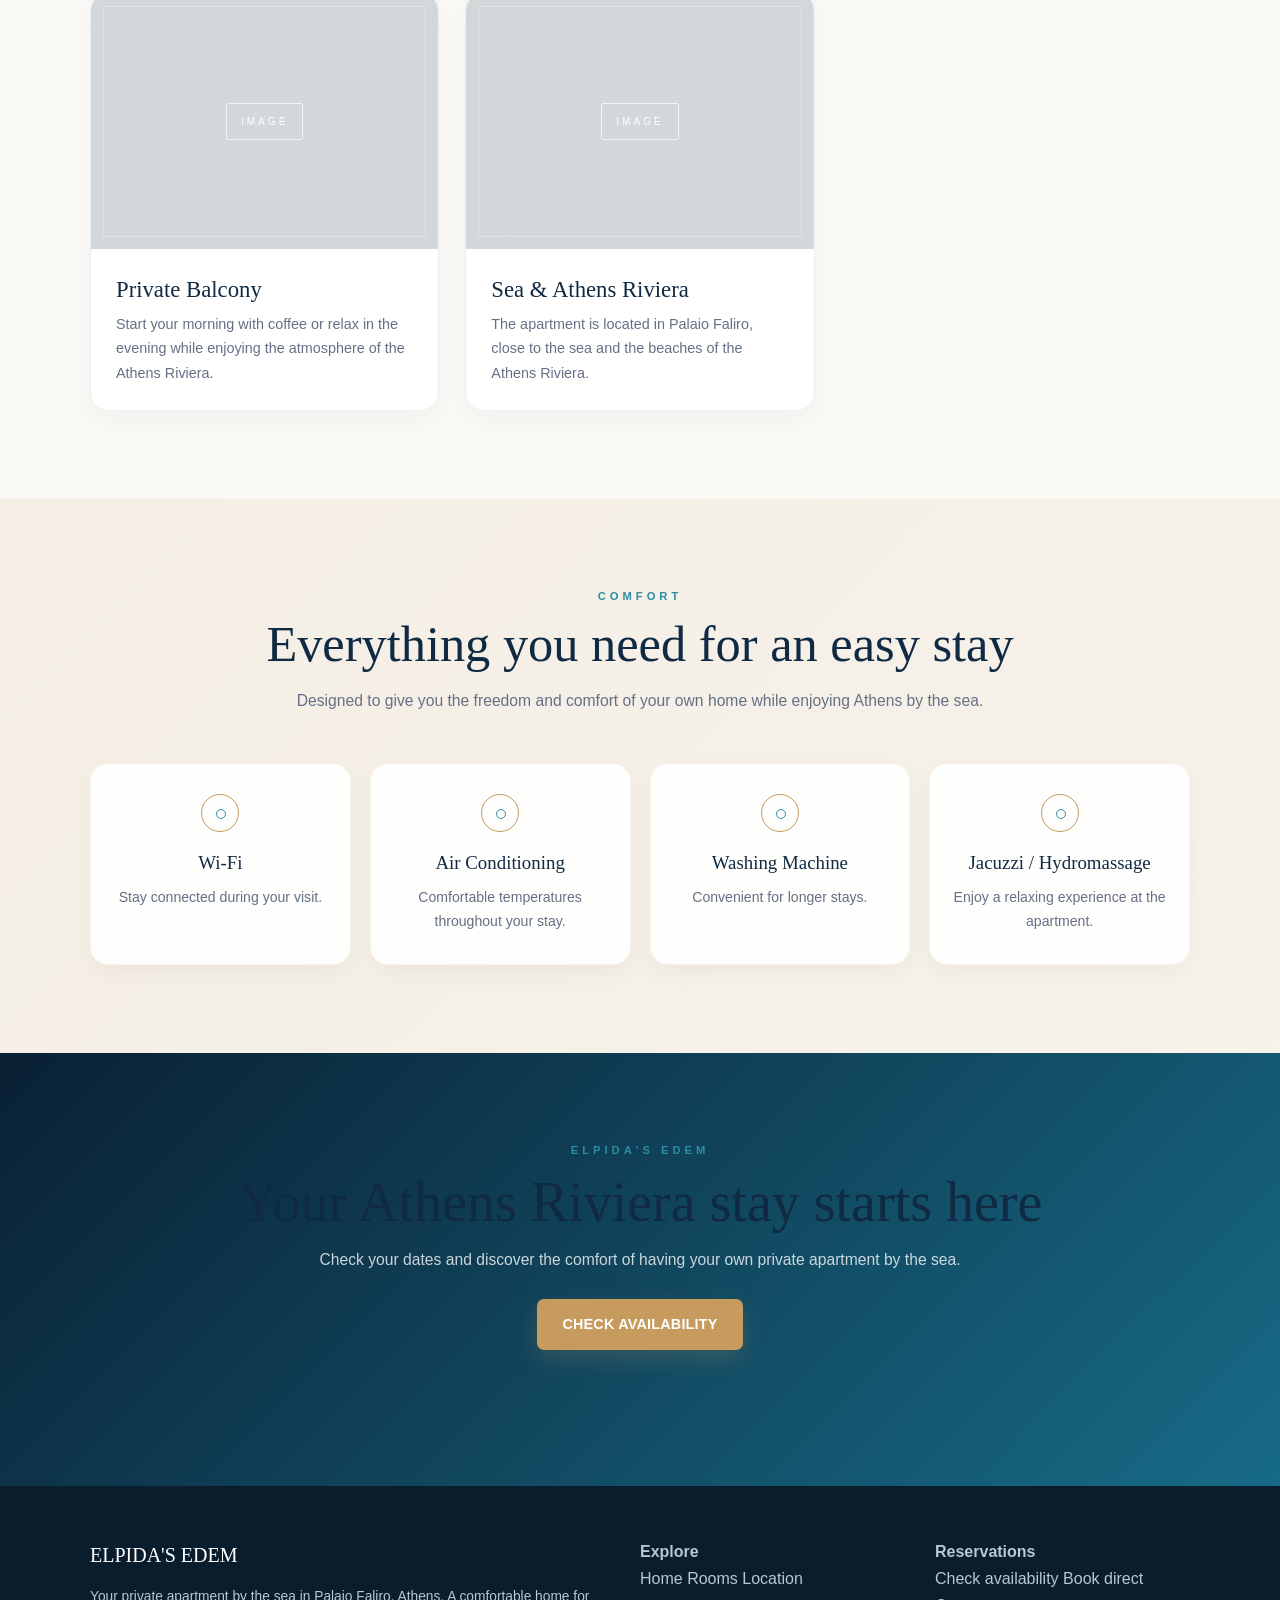
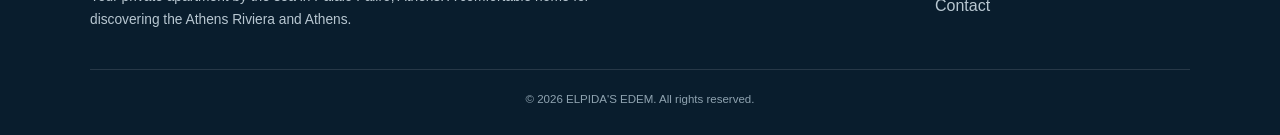
<file: rooms.html>
<!DOCTYPE html>
<html lang="en">

<head>
    <meta charset="UTF-8">
    <meta name="viewport" content="width=device-width, initial-scale=1.0">

    <title>Rooms & Spaces | ELPIDA'S EDEM</title>

    <meta
        name="description"
        content="Discover the bedrooms, living room, kitchen, bathroom and private outdoor spaces at ELPIDA'S EDEM, a comfortable apartment by the sea in Palaio Faliro, Athens."
    >

    <link rel="stylesheet" href="css/style.css">
</head>

<body>

    <!-- =========================
         TOP BAR
    ========================== -->
    <div class="topbar">
        <div class="container">
            <span data-lang="topbar">
                Book directly with us and enjoy a personal hosting experience.
            </span>
        </div>
    </div>


    <!-- =========================
         HEADER
    ========================== -->
    <header class="site-header">

        <div class="container nav-container">

            <a href="index.html" class="logo">
                <span class="logo-main">ELPIDA'S EDEM</span>
                <span class="logo-sub">ATHENS RIVIERA</span>
            </a>

            <button
                class="menu-toggle"
                type="button"
                aria-label="Open menu"
                data-menu-button
            >
                ☰
            </button>

            <nav class="nav-links" data-mobile-menu>

                <a href="index.html" data-lang="navHome">Home</a>

                <a href="index.html#apartment" data-lang="navApartment">
                    Apartment
                </a>

                <a href="index.html#gallery" data-lang="navGallery">
                    Gallery
                </a>

                <a href="rooms.html" class="active">
                    <span data-lang="navRooms">Rooms</span>
                </a>

                <a href="index.html#amenities" data-lang="navAmenities">
                    Amenities
                </a>

                <a href="location.html" data-lang="navLocation">
                    Location
                </a>

                <a href="booking.html" class="nav-book" data-lang="navBook">
                    Book
                </a>

            </nav>

            <!-- LANGUAGE SELECTOR -->
            <div class="language-selector">
                <select
                    id="languageSelector"
                    data-language-selector
                    aria-label="Language"
                >
                    <option value="en">🇬🇧 English</option>
                    <option value="el">🇬🇷 Ελληνικά</option>
                    <option value="de">🇩🇪 Deutsch</option>
                    <option value="fr">🇫🇷 Français</option>
                    <option value="it">🇮🇹 Italiano</option>
                    <option value="es">🇪🇸 Español</option>
                    <option value="ru">🇷🇺 Русский</option>
                    <option value="pl">🇵🇱 Polski</option>
                </select>
            </div>

        </div>

    </header>


    <!-- =========================
         PAGE HERO
    ========================== -->
    <section class="page-hero">

        <div class="container">

            <div class="section-heading">

                <div class="eyebrow" data-lang="roomsPageEyebrow">
                    ELPIDA'S EDEM
                </div>

                <h1 data-lang="roomsPageTitle">
                    Your Space by the Sea
                </h1>

                <p data-lang="roomsPageText">
                    Discover the comfortable spaces of our private apartment
                    in Palaio Faliro, Athens Riviera.
                </p>

            </div>

        </div>

    </section>


    <!-- =========================
         INTRO
    ========================== -->
    <section class="intro">

        <div class="container intro-grid">

            <div class="intro-image">

                <div class="photo-note">
                    📸 Main apartment photo
                </div>

            </div>

            <div class="intro-text">

                <div class="eyebrow" data-lang="spaceEyebrow">
                    THE APARTMENT
                </div>

                <h2 data-lang="spaceTitle">
                    A comfortable home for your stay in Athens
                </h2>

                <p data-lang="spaceText1">
                    ELPIDA'S EDEM is a private 74 m² apartment designed for
                    comfortable holidays by the sea, combining the relaxed
                    atmosphere of the Athens Riviera with easy access to
                    the city of Athens.
                </p>

                <p data-lang="spaceText2">
                    The apartment offers two bedrooms, a comfortable living
                    room, a fully equipped private kitchen, a bathroom and
                    a private balcony. It is suitable for couples, families
                    and friends travelling together.
                </p>

                <div class="features">

                    <div class="feature">
                        🛏️ <span data-lang="featureBedrooms">2 Bedrooms</span>
                    </div>

                    <div class="feature">
                        📐 <span data-lang="featureSize">74 m²</span>
                    </div>

                    <div class="feature">
                        👨‍👩‍👧‍👦 <span data-lang="featureGuests">Up to 4 Guests</span>
                    </div>

                    <div class="feature">
                        🌊 <span data-lang="featureViews">Sea & City Views</span>
                    </div>

                    <div class="feature">
                        📶 <span data-lang="featureWifi">Free Wi-Fi</span>
                    </div>

                    <div class="feature">
                        ❄️ <span data-lang="featureAir">Air Conditioning</span>
                    </div>

                </div>

            </div>

        </div>

    </section>


    <!-- =========================
         BEDROOMS
    ========================== -->
    <section class="rooms">

        <div class="container">

            <div class="section-heading">

                <div class="eyebrow" data-lang="bedroomsEyebrow">
                    BEDROOMS
                </div>

                <h2 data-lang="bedroomsTitle">
                    Sleep comfortably
                </h2>

                <p data-lang="bedroomsText">
                    Two comfortable bedrooms provide private and relaxing
                    spaces for a good night's sleep.
                </p>

            </div>


            <div class="room-grid">

                <!-- MASTER BEDROOM -->
                <article class="room-card">

                    <div class="room-photo">
                        📸 Master bedroom photo
                    </div>

                    <div class="room-body">

                        <h3 data-lang="masterTitle">
                            Master Bedroom
                        </h3>

                        <p data-lang="masterText">
                            The master bedroom features a very large double
                            bed and is designed as a peaceful private space
                            where guests can relax after a day at the beach
                            or exploring Athens.
                        </p>

                        <ul>
                            <li data-lang="masterFeature1">
                                Very large double bed
                            </li>

                            <li data-lang="masterFeature2">
                                Comfortable sleeping area
                            </li>

                            <li data-lang="masterFeature3">
                                Air conditioning
                            </li>
                        </ul>

                    </div>

                </article>


                <!-- SECOND BEDROOM -->
                <article class="room-card">

                    <div class="room-photo">
                        📸 Second bedroom photo
                    </div>

                    <div class="room-body">

                        <h3 data-lang="secondTitle">
                            Second Bedroom
                        </h3>

                        <p data-lang="secondText">
                            A welcoming second bedroom with a comfortable
                            double bed, ideal for family members, friends or
                            additional guests.
                        </p>

                        <ul>
                            <li data-lang="secondFeature1">
                                Comfortable double bed
                            </li>

                            <li data-lang="secondFeature2">
                                Private sleeping space
                            </li>

                            <li data-lang="secondFeature3">
                                Air conditioning
                            </li>
                        </ul>

                    </div>

                </article>

            </div>

        </div>

    </section>


    <!-- =========================
         LIVING ROOM
    ========================== -->
    <section class="intro">

        <div class="container intro-grid">

            <div class="intro-image">

                <div class="photo-note">
                    📸 Living room photo
                </div>

            </div>

            <div class="intro-text">

                <div class="eyebrow" data-lang="livingEyebrow">
                    LIVING ROOM
                </div>

                <h2 data-lang="livingTitle">
                    Relax, gather and feel at home
                </h2>

                <p data-lang="livingText1">
                    The living room is the central gathering space of the
                    apartment, offering comfortable seating and a welcoming
                    atmosphere for relaxing, talking or enjoying a quiet
                    evening.
                </p>

                <p data-lang="livingText2">
                    The sofa can also be used as a bed, providing additional
                    sleeping accommodation when needed.
                </p>

                <div class="features">

                    <div class="feature">
                        🛋️ <span data-lang="livingFeature1">
                            Comfortable seating
                        </span>
                    </div>

                    <div class="feature">
                        🛏️ <span data-lang="livingFeature2">
                            Sofa bed
                        </span>
                    </div>

                    <div class="feature">
                        📺 <span data-lang="livingFeature3">
                            TV
                        </span>
                    </div>

                    <div class="feature">
                        ❄️ <span data-lang="livingFeature4">
                            Air conditioning
                        </span>
                    </div>

                </div>

            </div>

        </div>

    </section>


    <!-- =========================
         KITCHEN
    ========================== -->
    <section class="rooms">

        <div class="container">

            <div class="section-heading">

                <div class="eyebrow" data-lang="kitchenEyebrow">
                    KITCHEN
                </div>

                <h2 data-lang="kitchenTitle">
                    A fully equipped private kitchen
                </h2>

                <p data-lang="kitchenText">
                    Everything you need to prepare breakfast, a quick meal
                    or a relaxed dinner during your stay.
                </p>

            </div>


            <div class="room-grid">

                <article class="room-card">

                    <div class="room-photo">
                        📸 Kitchen photo
                    </div>

                    <div class="room-body">

                        <h3 data-lang="kitchenCardTitle">
                            Cook and enjoy your own meals
                        </h3>

                        <p data-lang="kitchenCardText">
                            The private kitchen is equipped with the
                            essential appliances and utensils needed for
                            everyday holiday cooking.
                        </p>

                        <ul>

                            <li data-lang="kitchenFeature1">
                                Refrigerator
                            </li>

                            <li data-lang="kitchenFeature2">
                                Oven
                            </li>

                            <li data-lang="kitchenFeature3">
                                Microwave
                            </li>

                            <li data-lang="kitchenFeature4">
                                Toaster
                            </li>

                            <li data-lang="kitchenFeature5">
                                Coffee maker and kettle
                            </li>

                            <li data-lang="kitchenFeature6">
                                Dishes and cutlery
                            </li>

                        </ul>

                    </div>

                </article>


                <article class="room-card">

                    <div class="room-photo">
                        📸 Dining area photo
                    </div>

                    <div class="room-body">

                        <h3 data-lang="diningTitle">
                            Dining at home
                        </h3>

                        <p data-lang="diningText">
                            Enjoy breakfast before heading to the beach or
                            gather around the dining area for a relaxed meal
                            after a day exploring Athens.
                        </p>

                    </div>

                </article>

            </div>

        </div>

    </section>


    <!-- =========================
         BATHROOM
    ========================== -->
    <section class="intro">

        <div class="container intro-grid">

            <div class="intro-image">

                <div class="photo-note">
                    📸 Bathroom photo
                </div>

            </div>

            <div class="intro-text">

                <div class="eyebrow" data-lang="bathroomEyebrow">
                    BATHROOM
                </div>

                <h2 data-lang="bathroomTitle">
                    Practical and comfortable
                </h2>

                <p data-lang="bathroomText">
                    The private bathroom provides the essential facilities
                    and amenities needed for a comfortable stay.
                </p>

                <div class="features">

                    <div class="feature">
                        🚿 <span data-lang="bathroomFeature1">
                            Private bathroom
                        </span>
                    </div>

                    <div class="feature">
                        💨 <span data-lang="bathroomFeature2">
                            Hair dryer
                        </span>
                    </div>

                    <div class="feature">
                        🧴 <span data-lang="bathroomFeature3">
                            Toiletries
                        </span>
                    </div>

                    <div class="feature">
                        🧺 <span data-lang="bathroomFeature4">
                            Washing machine
                        </span>
                    </div>

                </div>

            </div>

        </div>

    </section>


    <!-- =========================
         BALCONY / OUTDOOR
    ========================== -->
    <section class="rooms">

        <div class="container">

            <div class="section-heading">

                <div class="eyebrow" data-lang="balconyEyebrow">
                    OUTDOOR SPACE
                </div>

                <h2 data-lang="balconyTitle">
                    Step outside and enjoy the view
                </h2>

                <p data-lang="balconyText">
                    The private balcony is a special part of the apartment,
                    offering a pleasant outdoor space where you can relax
                    and enjoy views towards the sea and surrounding area.
                </p>

            </div>


            <div class="room-grid">

                <article class="room-card">

                    <div class="room-photo">
                        📸 Balcony photo
                    </div>

                    <div class="room-body">

                        <h3 data-lang="balconyCardTitle">
                            Private Balcony
                        </h3>

                        <p data-lang="balconyCardText">
                            Start your morning with coffee or relax in the
                            evening while enjoying the atmosphere of the
                            Athens Riviera.
                        </p>

                    </div>

                </article>


                <article class="room-card">

                    <div class="room-photo">
                        📸 Sea view photo
                    </div>

                    <div class="room-body">

                        <h3 data-lang="viewTitle">
                            Sea & Athens Riviera
                        </h3>

                        <p data-lang="viewText">
                            The apartment is located in Palaio Faliro, close
                            to the sea and the beaches of the Athens Riviera.
                        </p>

                    </div>

                </article>

            </div>

        </div>

    </section>


    <!-- =========================
         AMENITIES SUMMARY
    ========================== -->
    <section class="highlights">

        <div class="container">

            <div class="section-heading">

                <div class="eyebrow" data-lang="comfortEyebrow">
                    COMFORT
                </div>

                <h2 data-lang="comfortTitle">
                    Everything you need for an easy stay
                </h2>

                <p data-lang="comfortText">
                    Designed to give you the freedom and comfort of your
                    own home while enjoying Athens by the sea.
                </p>

            </div>


            <div class="highlight-grid">

                <div class="highlight">

                    <div class="highlight-icon">📶</div>

                    <h3 data-lang="comfort1Title">
                        Wi-Fi
                    </h3>

                    <p data-lang="comfort1Text">
                        Stay connected during your visit.
                    </p>

                </div>


                <div class="highlight">

                    <div class="highlight-icon">❄️</div>

                    <h3 data-lang="comfort2Title">
                        Air Conditioning
                    </h3>

                    <p data-lang="comfort2Text">
                        Comfortable temperatures throughout your stay.
                    </p>

                </div>


                <div class="highlight">

                    <div class="highlight-icon">🧺</div>

                    <h3 data-lang="comfort3Title">
                        Washing Machine
                    </h3>

                    <p data-lang="comfort3Text">
                        Convenient for longer stays.
                    </p>

                </div>


                <div class="highlight">

                    <div class="highlight-icon">🛁</div>

                    <h3 data-lang="comfort4Title">
                        Jacuzzi / Hydromassage
                    </h3>

                    <p data-lang="comfort4Text">
                        Enjoy a relaxing experience at the apartment.
                    </p>

                </div>

            </div>

        </div>

    </section>


    <!-- =========================
         CTA
    ========================== -->
    <section class="cta">

        <div class="container">

            <div class="section-heading">

                <div class="eyebrow" data-lang="ctaEyebrow">
                    ELPIDA'S EDEM
                </div>

                <h2 data-lang="ctaTitle">
                    Your Athens Riviera stay starts here
                </h2>

                <p data-lang="ctaText">
                    Check your dates and discover the comfort of having
                    your own private apartment by the sea.
                </p>

                <a
                    href="booking.html"
                    class="btn btn-primary"
                    data-lang="ctaButton"
                >
                    CHECK AVAILABILITY
                </a>

            </div>

        </div>

    </section>


    <!-- =========================
         FOOTER
    ========================== -->
    <footer class="site-footer">

        <div class="container">

            <div class="footer-grid">

                <div>

                    <h3>ELPIDA'S EDEM</h3>

                    <p data-lang="footerText">
                        Your private apartment by the sea in Palaio Faliro,
                        Athens. A comfortable home for discovering the
                        Athens Riviera and Athens.
                    </p>

                </div>


                <div>

                    <h4 data-lang="footerExplore">
                        Explore
                    </h4>

                    <a href="index.html" data-lang="navHome">
                        Home
                    </a>

                    <a href="rooms.html" data-lang="navRooms">
                        Rooms
                    </a>

                    <a href="location.html" data-lang="navLocation">
                        Location
                    </a>

                </div>


                <div>

                    <h4 data-lang="footerBook">
                        Reservations
                    </h4>

                    <a href="booking.html" data-lang="footerCheck">
                        Check availability
                    </a>

                    <a href="booking.html" data-lang="footerDirect">
                        Book direct
                    </a>

                    <a href="contact.html">
                        Contact
                    </a>

                </div>

            </div>


            <div class="footer-bottom">

                © <span data-current-year></span>
                ELPIDA'S EDEM.
                <span data-lang="footerRights">
                    All rights reserved.
                </span>

            </div>

        </div>

    </footer>


    <!-- =========================
         LANGUAGE DATA
    ========================== -->
    <script>

        /*
         * These translations are intentionally kept here for now.
         * Later, the Admin Panel will be able to manage this content
         * from the database without editing this HTML file.
         */

        const roomsTranslations = {

            en: {

                topbar:
                    "Book directly with us and enjoy a personal hosting experience.",

                navHome: "Home",
                navApartment: "Apartment",
                navGallery: "Gallery",
                navRooms: "Rooms",
                navAmenities: "Amenities",
                navLocation: "Location",
                navBook: "Book",

                roomsPageEyebrow: "ELPIDA'S EDEM",
                roomsPageTitle: "Your Space by the Sea",
                roomsPageText:
                    "Discover the comfortable spaces of our private apartment in Palaio Faliro, Athens Riviera.",

                spaceEyebrow: "THE APARTMENT",
                spaceTitle: "A comfortable home for your stay in Athens",

                spaceText1:
                    "ELPIDA'S EDEM is a private 74 m² apartment designed for comfortable holidays by the sea, combining the relaxed atmosphere of the Athens Riviera with easy access to the city of Athens.",

                spaceText2:
                    "The apartment offers two bedrooms, a comfortable living room, a fully equipped private kitchen, a bathroom and a private balcony. It is suitable for couples, families and friends travelling together.",

                featureBedrooms: "2 Bedrooms",
                featureSize: "74 m²",
                featureGuests: "Up to 4 Guests",
                featureViews: "Sea & City Views",
                featureWifi: "Free Wi-Fi",
                featureAir: "Air Conditioning",

                bedroomsEyebrow: "BEDROOMS",
                bedroomsTitle: "Sleep comfortably",
                bedroomsText:
                    "Two comfortable bedrooms provide private and relaxing spaces for a good night's sleep.",

                masterTitle: "Master Bedroom",
                masterText:
                    "The master bedroom features a very large double bed and is designed as a peaceful private space where guests can relax after a day at the beach or exploring Athens.",
                masterFeature1: "Very large double bed",
                masterFeature2: "Comfortable sleeping area",
                masterFeature3: "Air conditioning",

                secondTitle: "Second Bedroom",
                secondText:
                    "A welcoming second bedroom with a comfortable double bed, ideal for family members, friends or additional guests.",
                secondFeature1: "Comfortable double bed",
                secondFeature2: "Private sleeping space",
                secondFeature3: "Air conditioning",

                livingEyebrow: "LIVING ROOM",
                livingTitle: "Relax, gather and feel at home",
                livingText1:
                    "The living room is the central gathering space of the apartment, offering comfortable seating and a welcoming atmosphere for relaxing, talking or enjoying a quiet evening.",
                livingText2:
                    "The sofa can also be used as a bed, providing additional sleeping accommodation when needed.",
                livingFeature1: "Comfortable seating",
                livingFeature2: "Sofa bed",
                livingFeature3: "TV",
                livingFeature4: "Air conditioning",

                kitchenEyebrow: "KITCHEN",
                kitchenTitle: "A fully equipped private kitchen",
                kitchenText:
                    "Everything you need to prepare breakfast, a quick meal or a relaxed dinner during your stay.",

                kitchenCardTitle: "Cook and enjoy your own meals",
                kitchenCardText:
                    "The private kitchen is equipped with the essential appliances and utensils needed for everyday holiday cooking.",
                kitchenFeature1: "Refrigerator",
                kitchenFeature2: "Oven",
                kitchenFeature3: "Microwave",
                kitchenFeature4: "Toaster",
                kitchenFeature5: "Coffee maker and kettle",
                kitchenFeature6: "Dishes and cutlery",

                diningTitle: "Dining at home",
                diningText:
                    "Enjoy breakfast before heading to the beach or gather around the dining area for a relaxed meal after a day exploring Athens.",

                bathroomEyebrow: "BATHROOM",
                bathroomTitle: "Practical and comfortable",
                bathroomText:
                    "The private bathroom provides the essential facilities and amenities needed for a comfortable stay.",
                bathroomFeature1: "Private bathroom",
                bathroomFeature2: "Hair dryer",
                bathroomFeature3: "Toiletries",
                bathroomFeature4: "Washing machine",

                balconyEyebrow: "OUTDOOR SPACE",
                balconyTitle: "Step outside and enjoy the view",
                balconyText:
                    "The private balcony is a special part of the apartment, offering a pleasant outdoor space where you can relax and enjoy views towards the sea and surrounding area.",

                balconyCardTitle: "Private Balcony",
                balconyCardText:
                    "Start your morning with coffee or relax in the evening while enjoying the atmosphere of the Athens Riviera.",

                viewTitle: "Sea & Athens Riviera",
                viewText:
                    "The apartment is located in Palaio Faliro, close to the sea and the beaches of the Athens Riviera.",

                comfortEyebrow: "COMFORT",
                comfortTitle: "Everything you need for an easy stay",
                comfortText:
                    "Designed to give you the freedom and comfort of your own home while enjoying Athens by the sea.",

                comfort1Title: "Wi-Fi",
                comfort1Text: "Stay connected during your visit.",

                comfort2Title: "Air Conditioning",
                comfort2Text: "Comfortable temperatures throughout your stay.",

                comfort3Title: "Washing Machine",
                comfort3Text: "Convenient for longer stays.",

                comfort4Title: "Jacuzzi / Hydromassage",
                comfort4Text: "Enjoy a relaxing experience at the apartment.",

                ctaEyebrow: "ELPIDA'S EDEM",
                ctaTitle: "Your Athens Riviera stay starts here",
                ctaText:
                    "Check your dates and discover the comfort of having your own private apartment by the sea.",
                ctaButton: "CHECK AVAILABILITY",

                footerText:
                    "Your private apartment by the sea in Palaio Faliro, Athens. A comfortable home for discovering the Athens Riviera and Athens.",
                footerExplore: "Explore",
                footerBook: "Reservations",
                footerCheck: "Check availability",
                footerDirect: "Book direct",
                footerRights: "All rights reserved."
            },


            el: {

                topbar:
                    "Κάντε απευθείας κράτηση και απολαύστε μια προσωπική εμπειρία φιλοξενίας.",

                navHome: "Αρχική",
                navApartment: "Διαμέρισμα",
                navGallery: "Φωτογραφίες",
                navRooms: "Χώροι",
                navAmenities: "Παροχές",
                navLocation: "Τοποθεσία",
                navBook: "Κράτηση",

                roomsPageEyebrow: "ELPIDA'S EDEM",
                roomsPageTitle: "Ο χώρος σας δίπλα στη θάλασσα",
                roomsPageText:
                    "Ανακαλύψτε τους άνετους χώρους του ιδιωτικού μας διαμερίσματος στο Παλαιό Φάληρο, στην Αθηναϊκή Ριβιέρα.",

                spaceEyebrow: "ΤΟ ΔΙΑΜΕΡΙΣΜΑ",
                spaceTitle: "Ένα άνετο σπίτι για τη διαμονή σας στην Αθήνα",

                spaceText1:
                    "Το ELPIDA'S EDEM είναι ένα ιδιωτικό διαμέρισμα 74 m², σχεδιασμένο για άνετες διακοπές δίπλα στη θάλασσα, συνδυάζοντας την ήρεμη ατμόσφαιρα της Αθηναϊκής Ριβιέρας με εύκολη πρόσβαση στο κέντρο της Αθήνας.",

                spaceText2:
                    "Το διαμέρισμα διαθέτει δύο υπνοδωμάτια, άνετο καθιστικό, πλήρως εξοπλισμένη ιδιωτική κουζίνα, μπάνιο και ιδιωτικό μπαλκόνι. Είναι κατάλληλο για ζευγάρια, οικογένειες και φίλους.",

                featureBedrooms: "2 Υπνοδωμάτια",
                featureSize: "74 m²",
                featureGuests: "Έως 4 άτομα",
                featureViews: "Θέα θάλασσα & πόλη",
                featureWifi: "Δωρεάν Wi-Fi",
                featureAir: "Κλιματισμός",

                bedroomsEyebrow: "ΥΠΝΟΔΩΜΑΤΙΑ",
                bedroomsTitle: "Άνετος ύπνος",
                bedroomsText:
                    "Δύο άνετα υπνοδωμάτια προσφέρουν ιδιωτικότητα και έναν ήρεμο χώρο για ξεκούραστο ύπνο.",

                masterTitle: "Κύριο Υπνοδωμάτιο",
                masterText:
                    "Το κύριο υπνοδωμάτιο διαθέτει πολύ μεγάλο διπλό κρεβάτι και αποτελεί έναν ήσυχο ιδιωτικό χώρο για ξεκούραση μετά από μια ημέρα στην παραλία ή στην Αθήνα.",
                masterFeature1: "Πολύ μεγάλο διπλό κρεβάτι",
                masterFeature2: "Άνετος χώρος ύπνου",
                masterFeature3: "Κλιματισμός",

                secondTitle: "Δεύτερο Υπνοδωμάτιο",
                secondText:
                    "Ένα φιλόξενο δεύτερο υπνοδωμάτιο με άνετο διπλό κρεβάτι, ιδανικό για μέλη της οικογένειας, φίλους ή επιπλέον επισκέπτες.",
                secondFeature1: "Άνετο διπλό κρεβάτι",
                secondFeature2: "Ιδιωτικός χώρος ύπνου",
                secondFeature3: "Κλιματισμός",

                livingEyebrow: "ΚΑΘΙΣΤΙΚΟ",
                livingTitle: "Χαλαρώστε και νιώστε σαν στο σπίτι σας",
                livingText1:
                    "Το καθιστικό είναι ο κεντρικός χώρος του διαμερίσματος, με άνετα καθίσματα και ζεστή ατμόσφαιρα για χαλάρωση, συζήτηση ή ένα ήσυχο βράδυ.",
                livingText2:
                    "Ο καναπές μπορεί επίσης να χρησιμοποιηθεί ως κρεβάτι, προσφέροντας επιπλέον δυνατότητα ύπνου όταν χρειάζεται.",
                livingFeature1: "Άνετα καθίσματα",
                livingFeature2: "Καναπές-κρεβάτι",
                livingFeature3: "Τηλεόραση",
                livingFeature4: "Κλιματισμός",

                kitchenEyebrow: "ΚΟΥΖΙΝΑ",
                kitchenTitle: "Πλήρως εξοπλισμένη ιδιωτική κουζίνα",
                kitchenText:
                    "Όλα όσα χρειάζεστε για πρωινό, ένα γρήγορο γεύμα ή ένα χαλαρό δείπνο κατά τη διάρκεια της διαμονής σας.",

                kitchenCardTitle: "Μαγειρέψτε και απολαύστε τα γεύματά σας",
                kitchenCardText:
                    "Η ιδιωτική κουζίνα διαθέτει τις απαραίτητες συσκευές και τον εξοπλισμό για την καθημερινή προετοιμασία γευμάτων.",
                kitchenFeature1: "Ψυγείο",
                kitchenFeature2: "Φούρνος",
                kitchenFeature3: "Φούρνος μικροκυμάτων",
                kitchenFeature4: "Τοστιέρα",
                kitchenFeature5: "Καφετιέρα και βραστήρας",
                kitchenFeature6: "Πιάτα και μαχαιροπίρουνα",

                diningTitle: "Γεύματα στο σπίτι",
                diningText:
                    "Απολαύστε το πρωινό σας πριν πάτε στην παραλία ή ένα χαλαρό γεύμα μετά από μια ημέρα εξερεύνησης της Αθήνας.",

                bathroomEyebrow: "ΜΠΑΝΙΟ",
                bathroomTitle: "Πρακτικό και άνετο",
                bathroomText:
                    "Το ιδιωτικό μπάνιο διαθέτει τις απαραίτητες εγκαταστάσεις και παροχές για μια άνετη διαμονή.",
                bathroomFeature1: "Ιδιωτικό μπάνιο",
                bathroomFeature2: "Πιστολάκι μαλλιών",
                bathroomFeature3: "Είδη προσωπικής περιποίησης",
                bathroomFeature4: "Πλυντήριο ρούχων",

                balconyEyebrow: "ΕΞΩΤΕΡΙΚΟΣ ΧΩΡΟΣ",
                balconyTitle: "Βγείτε έξω και απολαύστε τη θέα",
                balconyText:
                    "Το ιδιωτικό μπαλκόνι είναι ένα ξεχωριστό μέρος του διαμερίσματος, προσφέροντας έναν ευχάριστο εξωτερικό χώρο για χαλάρωση και θέα προς τη θάλασσα και τη γύρω περιοχή.",

                balconyCardTitle: "Ιδιωτικό Μπαλκόνι",
                balconyCardText:
                    "Ξεκινήστε το πρωινό σας με έναν καφέ ή χαλαρώστε το βράδυ απολαμβάνοντας την ατμόσφαιρα της Αθηναϊκής Ριβιέρας.",

                viewTitle: "Θάλασσα & Αθηναϊκή Ριβιέρα",
                viewText:
                    "Το διαμέρισμα βρίσκεται στο Παλαιό Φάληρο, κοντά στη θάλασσα και στις παραλίες της Αθηναϊκής Ριβιέρας.",

                comfortEyebrow: "ΑΝΕΣΗ",
                comfortTitle: "Όλα όσα χρειάζεστε για μια εύκολη διαμονή",
                comfortText:
                    "Σχεδιασμένο ώστε να σας προσφέρει την ελευθερία και την άνεση του δικού σας σπιτιού δίπλα στη θάλασσα.",

                comfort1Title: "Wi-Fi",
                comfort1Text: "Μείνετε συνδεδεμένοι κατά τη διάρκεια της διαμονής σας.",

                comfort2Title: "Κλιματισμός",
                comfort2Text: "Άνετη θερμοκρασία σε όλη τη διάρκεια της διαμονής.",

                comfort3Title: "Πλυντήριο Ρούχων",
                comfort3Text: "Χρήσιμο ιδιαίτερα για μεγαλύτερες διαμονές.",

                comfort4Title: "Jacuzzi / Υδρομασάζ",
                comfort4Text: "Απολαύστε μια στιγμή χαλάρωσης στο διαμέρισμα.",

                ctaEyebrow: "ELPIDA'S EDEM",
                ctaTitle: "Η διαμονή σας στην Αθηναϊκή Ριβιέρα ξεκινά εδώ",
                ctaText:
                    "Ελέγξτε τις ημερομηνίες σας και ανακαλύψτε την άνεση ενός ιδιωτικού διαμερίσματος δίπλα στη θάλασσα.",
                ctaButton: "ΕΛΕΓΧΟΣ ΔΙΑΘΕΣΙΜΟΤΗΤΑΣ",

                footerText:
                    "Το ιδιωτικό σας διαμέρισμα δίπλα στη θάλασσα στο Παλαιό Φάληρο, Αθήνα.",
                footerExplore: "Εξερευνήστε",
                footerBook: "Κρατήσεις",
                footerCheck: "Έλεγχος διαθεσιμότητας",
                footerDirect: "Απευθείας κράτηση",
                footerRights: "Με επιφύλαξη παντός δικαιώματος."
            }

        };


        /* =========================
           LANGUAGE HANDLING
        ========================== */

        function applyRoomsLanguage(language) {

            const dictionary =
                roomsTranslations[language] ||
                roomsTranslations.en;

            document.querySelectorAll("[data-lang]").forEach(element => {

                const key = element.getAttribute("data-lang");

                if (dictionary[key]) {
                    element.textContent = dictionary[key];
                }

            });

            document.documentElement.lang = language;

            localStorage.setItem("language", language);
        }


        /* =========================
           INITIAL LANGUAGE
        ========================== */

        document.addEventListener("DOMContentLoaded", function () {

            const savedLanguage =
                localStorage.getItem("language") || "en";

            const selector =
                document.getElementById("languageSelector");

            if (selector) {

                selector.value =
                    roomsTranslations[savedLanguage]
                        ? savedLanguage
                        : "en";

                selector.addEventListener("change", function () {
                    applyRoomsLanguage(this.value);
                });

            }

            applyRoomsLanguage(
                roomsTranslations[savedLanguage]
                    ? savedLanguage
                    : "en"
            );

        });

    </script>


    <!-- =========================
         MAIN JAVASCRIPT
    ========================== -->
    <script src="js/main.js?v=2"></script>

</body>

</html>
</file>
<file: css/style.css>
/* =========================================
   ELPIDA'S EDEM
   GLOBAL STYLESHEET — PREMIUM BOUTIQUE EDITION
   ========================================= */

:root {
    --navy: #102a43;
    --navy-deep: #0a2033;
    --blue: #176b87;
    --sea: #2b8ca3;
    --sea-light: #e9f3f5;
    --gold: #c69b5d;
    --gold-light: #e9d8bd;
    --sand: #f4eee5;
    --cream: #fbf9f5;
    --white: #ffffff;
    --dark: #17202a;
    --muted: #667085;
    --border: #e1e6ea;

    --shadow-soft: 0 12px 35px rgba(16, 42, 67, .08);
    --shadow: 0 22px 55px rgba(16, 42, 67, .13);
    --shadow-hover: 0 28px 65px rgba(16, 42, 67, .17);

    --radius: 18px;
    --radius-small: 10px;

    --heading-font: Georgia, "Times New Roman", serif;
    --body-font: Arial, Helvetica, sans-serif;
}


/* =========================================
   RESET
   ========================================= */

* {
    box-sizing: border-box;
    margin: 0;
    padding: 0;
}

html {
    scroll-behavior: smooth;
}

body {
    font-family: var(--body-font);
    color: var(--dark);
    background: var(--cream);
    line-height: 1.7;
    -webkit-font-smoothing: antialiased;
}

img {
    max-width: 100%;
    display: block;
}

a {
    color: inherit;
    text-decoration: none;
}

button,
input,
textarea,
select {
    font-family: inherit;
}


/* =========================================
   TOP BAR
   ========================================= */

.topbar {
    background: var(--navy-deep);
    color: rgba(255, 255, 255, .92);
    text-align: center;
    padding: 9px 15px;
    font-size: .78rem;
    letter-spacing: .5px;
}


/* =========================================
   HEADER
   ========================================= */

header {
    background: rgba(255, 255, 255, .98);
    border-bottom: 1px solid rgba(16, 42, 67, .08);
    position: relative;
    z-index: 20;
}

.nav {
    max-width: 1200px;
    margin: auto;
    padding: 19px 25px;

    display: flex;
    align-items: center;
    justify-content: space-between;
    gap: 25px;
}

.logo {
    color: var(--navy);
    font-size: 1.18rem;
    font-weight: 700;
    letter-spacing: 2.6px;
    line-height: 1.15;
    white-space: nowrap;
}

.logo span {
    display: block;
    font-size: .57rem;
    letter-spacing: 3.2px;
    font-weight: 400;
    margin-top: 5px;
    color: var(--gold);
}

.nav-links {
    display: flex;
    align-items: center;
    justify-content: flex-end;
    gap: 23px;
    color: var(--navy);
    font-size: .87rem;
}

.nav-links a {
    position: relative;
    transition: color .25s ease;
}

.nav-links a:not(.nav-book)::after {
    content: "";
    position: absolute;
    left: 0;
    right: 100%;
    bottom: -7px;
    height: 1px;
    background: var(--gold);
    transition: right .25s ease;
}

.nav-links a:hover {
    color: var(--gold);
}

.nav-links a:not(.nav-book):hover::after {
    right: 0;
}

.nav-book {
    background: var(--gold);
    color: var(--white) !important;
    padding: 10px 18px;
    border-radius: 7px;
    font-weight: 700;
    box-shadow: 0 7px 18px rgba(198, 155, 93, .22);
    transition: transform .2s ease, box-shadow .2s ease, background .2s ease;
}

.nav-book:hover {
    background: #b88b4d;
    transform: translateY(-1px);
    box-shadow: 0 10px 24px rgba(198, 155, 93, .3);
}


/* =========================================
   HERO
   ========================================= */

.hero {
    min-height: 500px;

    display: flex;
    align-items: center;
    justify-content: center;

    text-align: center;
    color: var(--white);

    padding: 80px 20px;

    position: relative;
    overflow: hidden;

    background:
        linear-gradient(
            135deg,
            rgba(10, 32, 51, .98),
            rgba(23, 107, 135, .94) 55%,
            rgba(43, 140, 163, .92)
        );
}

.hero::before {
    content: "";
    position: absolute;
    width: 520px;
    height: 520px;
    border: 1px solid rgba(255,255,255,.12);
    border-radius: 50%;
    right: -190px;
    top: -190px;
}

.hero::after {
    content: "";
    position: absolute;
    width: 360px;
    height: 360px;
    border: 1px solid rgba(255,255,255,.09);
    border-radius: 50%;
    left: -170px;
    bottom: -180px;
}

.hero-content {
    max-width: 850px;
    position: relative;
    z-index: 1;
}

.eyebrow {
    text-transform: uppercase;
    letter-spacing: 4px;
    font-size: .7rem;
    font-weight: 700;
    margin-bottom: 17px;
}

.hero h1 {
    font-family: var(--heading-font);
    font-weight: 400;
    font-size: clamp(2.8rem, 6vw, 5rem);
    line-height: 1.05;
    margin-bottom: 22px;
}

.hero p {
    max-width: 720px;
    margin: auto;
    color: rgba(255,255,255,.86);
    font-size: 1.05rem;
}


/* =========================================
   COMMON SECTIONS
   ========================================= */

section {
    padding: 88px 20px;
}

.container {
    max-width: 1100px;
    margin: auto;
}

.section-heading {
    text-align: center;
    margin-bottom: 48px;
}

.section-heading .eyebrow {
    color: var(--sea);
    margin-bottom: 10px;
}

.section-heading h1,
.section-heading h2 {
    color: var(--navy);
    font-family: var(--heading-font);
    font-weight: 400;
    font-size: clamp(2.1rem, 4vw, 3.15rem);
    line-height: 1.15;
    margin-bottom: 14px;
}

.section-heading p {
    max-width: 700px;
    margin: auto;
    color: var(--muted);
    font-size: .98rem;
}


/* =========================================
   BUTTONS
   ========================================= */

.button,
.btn {
    display: inline-block;
    padding: 13px 25px;
    border-radius: 7px;
    font-size: .9rem;
    font-weight: 700;
    letter-spacing: .2px;
    transition:
        transform .2s ease,
        box-shadow .2s ease,
        background .2s ease;
}

.button:hover,
.btn:hover {
    transform: translateY(-2px);
}

.button-primary,
.btn-primary {
    background: var(--gold);
    color: var(--white);
    box-shadow: 0 9px 25px rgba(198, 155, 93, .2);
}

.button-primary:hover,
.btn-primary:hover {
    background: #b88b4d;
    box-shadow: 0 12px 30px rgba(198, 155, 93, .28);
}

.button-secondary {
    border: 1px solid var(--navy);
    color: var(--navy);
    background: transparent;
}


/* =========================================
   ROOMS / SPACE PAGE HERO
   ========================================= */

.page-hero {
    background:
        radial-gradient(circle at 15% 20%, rgba(198,155,93,.13), transparent 30%),
        radial-gradient(circle at 85% 80%, rgba(43,140,163,.12), transparent 32%),
        linear-gradient(135deg, #f7f0e7, #eef5f6);

    padding: 105px 20px 88px;
    position: relative;
    overflow: hidden;
}

.page-hero::after {
    content: "";
    position: absolute;
    width: 270px;
    height: 270px;
    border: 1px solid rgba(43,140,163,.12);
    border-radius: 50%;
    right: -130px;
    top: -130px;
}

.page-hero .section-heading {
    margin-bottom: 0;
    position: relative;
    z-index: 1;
}

.page-hero .section-heading .eyebrow {
    color: var(--gold);
}

.page-hero .section-heading h1 {
    font-size: clamp(2.6rem, 6vw, 4.3rem);
}

.page-hero .section-heading p {
    max-width: 650px;
    font-size: 1.02rem;
}


/* =========================================
   INTRODUCTION
   ========================================= */

.intro {
    background: var(--white);
}

.intro-grid {
    display: grid;
    grid-template-columns: 1.02fr .98fr;
    gap: 64px;
    align-items: center;
}

.intro-image {
    min-height: 470px;
    border-radius: 2px;
    background:
        linear-gradient(135deg, #d9e9ec, #78aeb9);
    box-shadow: var(--shadow);
    display: flex;
    align-items: center;
    justify-content: center;
    padding: 28px;
    position: relative;
    overflow: hidden;
}

.intro-image::before {
    content: "";
    position: absolute;
    inset: 14px;
    border: 1px solid rgba(255,255,255,.38);
    pointer-events: none;
}

.intro-image::after {
    content: "";
    position: absolute;
    width: 220px;
    height: 220px;
    border-radius: 50%;
    background: rgba(255,255,255,.08);
    right: -80px;
    bottom: -80px;
}

.intro-image img {
    width: 100%;
    height: 100%;
    min-height: 414px;
    object-fit: cover;
    position: absolute;
    inset: 0;
    z-index: 1;
}

.intro-image img + .photo-note {
    position: relative;
    z-index: 2;
}


/* =========================================
   PHOTO PLACEHOLDERS
   ========================================= */

.photo-note {
    font-size: 0;
    text-align: center;
    color: var(--white);
    letter-spacing: 2px;
    text-transform: uppercase;
    position: relative;
    z-index: 2;
}

.photo-note::before {
    content: "IMAGE";
    display: inline-block;
    font-size: .63rem;
    letter-spacing: 3px;
    border: 1px solid rgba(255,255,255,.72);
    padding: 9px 14px;
    border-radius: 2px;
    background: rgba(16,42,67,.08);
}


/* =========================================
   INTRO TEXT
   ========================================= */

.intro-text {
    position: relative;
}

.intro-text::before {
    content: "";
    display: block;
    width: 45px;
    height: 1px;
    background: var(--gold);
    margin-bottom: 22px;
}

.intro-text h2 {
    color: var(--navy);
    font-family: var(--heading-font);
    font-weight: 400;
    font-size: clamp(2rem, 4vw, 2.75rem);
    line-height: 1.15;
    margin-bottom: 19px;
}

.intro-text p {
    color: var(--muted);
    margin-bottom: 18px;
    font-size: .97rem;
}


/* =========================================
   FEATURE LIST
   ========================================= */

.features {
    display: grid;
    grid-template-columns: 1fr 1fr;
    gap: 10px;
    margin: 27px 0;
}

.feature {
    display: flex;
    align-items: center;
    gap: 11px;
    padding: 12px 13px;
    background: #faf7f1;
    border: 1px solid rgba(198,155,93,.12);
    border-radius: var(--radius-small);
    font-size: 0;
    transition: transform .2s ease, border-color .2s ease;
}

.feature:hover {
    transform: translateY(-1px);
    border-color: rgba(198,155,93,.3);
}

.feature::before {
    content: "";
    width: 7px;
    height: 7px;
    flex: 0 0 7px;
    border: 1.5px solid var(--gold);
    border-radius: 50%;
}

.feature span {
    font-size: .87rem;
    color: var(--dark);
}


/* =========================================
   ROOM CARDS
   ========================================= */

.room-grid {
    display: grid;
    grid-template-columns: repeat(3, 1fr);
    gap: 26px;
}

.room-card {
    background: var(--white);
    border: 1px solid rgba(16,42,67,.07);
    border-radius: var(--radius);
    overflow: hidden;
    box-shadow: 0 7px 25px rgba(16,42,67,.045);
    transition:
        transform .28s ease,
        box-shadow .28s ease;
}

.room-card:hover {
    transform: translateY(-5px);
    box-shadow: var(--shadow-hover);
}

.room-photo {
    height: 255px;
    background:
        linear-gradient(135deg, #c9dfe4, #76aab5);
    display: flex;
    align-items: center;
    justify-content: center;
    color: var(--white);
    text-align: center;
    padding: 20px;
    font-size: 0;
    position: relative;
    overflow: hidden;
}

.room-photo::after {
    content: "";
    position: absolute;
    inset: 12px;
    border: 1px solid rgba(255,255,255,.27);
    pointer-events: none;
}

.room-photo img {
    width: 100%;
    height: 100%;
    object-fit: cover;
    position: absolute;
    inset: 0;
    z-index: 1;
}

.room-photo::before {
    content: "IMAGE";
    font-size: .63rem;
    letter-spacing: 3px;
    border: 1px solid rgba(255,255,255,.7);
    padding: 9px 14px;
    border-radius: 2px;
    position: relative;
    z-index: 2;
}

.room-body {
    padding: 27px 25px 25px;
}

.room-body h3 {
    color: var(--navy);
    font-family: var(--heading-font);
    font-weight: 400;
    font-size: 1.42rem;
    line-height: 1.2;
    margin-bottom: 9px;
}

.room-body p,
.room-body li {
    color: var(--muted);
    font-size: .9rem;
}

.room-body ul {
    list-style: none;
    margin-top: 17px;
    padding: 0;
}

.room-body li {
    padding: 8px 0 8px 17px;
    border-top: 1px solid var(--border);
    position: relative;
}

.room-body li::before {
    content: "";
    position: absolute;
    left: 1px;
    top: 16px;
    width: 5px;
    height: 5px;
    border: 1px solid var(--gold);
    border-radius: 50%;
}


/* =========================================
   ALTERNATING IMAGE / TEXT BLOCKS
   ========================================= */

.image-text-grid,
.location-grid {
    display: grid;
    grid-template-columns: 1fr 1fr;
    gap: 58px;
    align-items: center;
}

.image-text-image {
    min-height: 400px;
    border-radius: 2px;
    overflow: hidden;
    position: relative;
    background: linear-gradient(135deg, #d9e9ec, #78aeb9);
    box-shadow: var(--shadow);
}

.image-text-image img {
    width: 100%;
    height: 100%;
    min-height: 400px;
    object-fit: cover;
}

.image-text-content h2 {
    color: var(--navy);
    font-family: var(--heading-font);
    font-weight: 400;
    font-size: clamp(2rem, 4vw, 2.7rem);
    line-height: 1.15;
    margin-bottom: 17px;
}

.image-text-content p {
    color: var(--muted);
    margin-bottom: 17px;
}


/* =========================================
   KITCHEN / GENERAL SPACE GRIDS
   ========================================= */

.space-grid {
    display: grid;
    grid-template-columns: repeat(2, 1fr);
    gap: 26px;
}

.space-card {
    background: var(--white);
    border: 1px solid rgba(16,42,67,.07);
    border-radius: var(--radius);
    overflow: hidden;
    box-shadow: 0 7px 25px rgba(16,42,67,.045);
    transition: transform .25s ease, box-shadow .25s ease;
}

.space-card:hover {
    transform: translateY(-4px);
    box-shadow: var(--shadow);
}

.space-card img {
    width: 100%;
    height: 270px;
    object-fit: cover;
}

.space-card-body {
    padding: 25px;
}


/* =========================================
   HIGHLIGHTS
   ========================================= */

.highlights {
    background:
        linear-gradient(
            135deg,
            #f4eee5,
            #f7f2ea
        );
}

.highlight-grid {
    display: grid;
    grid-template-columns: repeat(4, 1fr);
    gap: 19px;
}

.highlight {
    background: rgba(255,255,255,.9);
    padding: 30px 20px;
    text-align: center;
    border: 1px solid rgba(198,155,93,.12);
    border-radius: var(--radius);
    box-shadow: 0 8px 25px rgba(0,0,0,.045);
    transition: transform .25s ease, box-shadow .25s ease;
}

.highlight:hover {
    transform: translateY(-4px);
    box-shadow: var(--shadow-soft);
}

.highlight-icon {
    font-size: 0;
    width: 38px;
    height: 38px;
    margin: 0 auto 15px;
    border: 1px solid var(--gold);
    border-radius: 50%;
    position: relative;
}

.highlight-icon::after {
    content: "";
    position: absolute;
    width: 8px;
    height: 8px;
    border: 1px solid var(--sea);
    border-radius: 50%;
    left: 14px;
    top: 14px;
}

.highlight h3 {
    color: var(--navy);
    font-family: var(--heading-font);
    font-weight: 400;
    font-size: 1.18rem;
    margin-bottom: 7px;
}

.highlight p {
    color: var(--muted);
    font-size: .88rem;
}


/* =========================================
   GALLERY
   ========================================= */

.gallery-item {
    font-size: 0;
    position: relative;
    overflow: hidden;
}

.gallery-item img {
    width: 100%;
    height: 100%;
    object-fit: cover;
    transition: transform .55s ease;
}

.gallery-item:hover img {
    transform: scale(1.04);
}

.gallery-item::before {
    content: "IMAGE";
    font-size: .63rem;
    letter-spacing: 3px;
    color: rgba(255,255,255,.92);
    border: 1px solid rgba(255,255,255,.65);
    padding: 8px 12px;
    border-radius: 2px;
    position: absolute;
    left: 50%;
    top: 50%;
    transform: translate(-50%, -50%);
    z-index: 2;
}


/* =========================================
   PREMIUM CTA
   ========================================= */

.cta {
    background:
        linear-gradient(
            135deg,
            var(--navy-deep),
            var(--blue)
        );
    color: var(--white);
    text-align: center;
    position: relative;
    overflow: hidden;
}

.cta::before {
    content: "";
    position: absolute;
    width: 420px;
    height: 420px;
    border: 1px solid rgba(255,255,255,.1);
    border-radius: 50%;
    left: -180px;
    top: -190px;
}

.cta::after {
    content: "";
    position: absolute;
    width: 320px;
    height: 320px;
    border: 1px solid rgba(255,255,255,.08);
    border-radius: 50%;
    right: -150px;
    bottom: -160px;
}

.cta .container {
    position: relative;
    z-index: 1;
}

.cta h2 {
    font-family: var(--heading-font);
    font-weight: 400;
    font-size: clamp(2.1rem, 5vw, 3.5rem);
    line-height: 1.15;
    margin-bottom: 13px;
}

.cta p {
    max-width: 650px;
    margin: 0 auto 25px;
    color: rgba(255,255,255,.78);
}


/* =========================================
   FOOTER
   ========================================= */

footer {
    background: #091d2d;
    color: #b8c7d1;
    padding: 52px 20px 25px;
}

.footer-grid {
    max-width: 1100px;
    margin: auto;
    display: grid;
    grid-template-columns: 2fr 1fr 1fr;
    gap: 40px;
}

footer h3 {
    color: var(--white);
    font-family: var(--heading-font);
    font-weight: 400;
    font-size: 1.25rem;
    margin-bottom: 13px;
}

footer p,
footer li {
    font-size: .86rem;
}

.footer-links {
    list-style: none;
}

.footer-links li {
    margin: 7px 0;
}

.footer-links a {
    transition: color .2s ease;
}

.footer-links a:hover {
    color: var(--gold-light);
}

.footer-bottom {
    max-width: 1100px;
    margin: 38px auto 0;
    padding-top: 20px;
    border-top: 1px solid rgba(255,255,255,.12);
    text-align: center;
    font-size: .72rem;
    color: #8fa3b0;
}


/* =========================================
   MOBILE NAVIGATION
   ========================================= */

.menu-toggle {
    display: none;
}


/* =========================================
   RESPONSIVE — TABLET
   ========================================= */

@media (max-width: 950px) {

    .nav {
        padding-left: 20px;
        padding-right: 20px;
    }

    .nav-links {
        gap: 15px;
        font-size: .82rem;
    }

    .intro-grid {
        gap: 42px;
    }

    .room-grid {
        grid-template-columns: 1fr 1fr;
    }

    .highlight-grid {
        grid-template-columns: 1fr 1fr;
    }

    .footer-grid {
        grid-template-columns: 1fr 1fr;
    }
}


/* =========================================
   RESPONSIVE — MOBILE
   ========================================= */

@media (max-width: 700px) {

    .nav {
        flex-direction: column;
        gap: 14px;
        padding: 16px 18px;
    }

    .logo {
        text-align: center;
    }

    .nav-links {
        flex-wrap: wrap;
        justify-content: center;
        gap: 9px 14px;
        font-size: .78rem;
    }

    .nav-links a:not(.nav-book)::after {
        display: none;
    }

    section {
        padding: 64px 16px;
    }

    .hero {
        min-height: 430px;
        padding: 65px 18px;
    }

    .hero h1 {
        font-size: clamp(2.55rem, 13vw, 3.8rem);
    }

    .hero p {
        font-size: .98rem;
    }

    .page-hero {
        padding: 78px 16px 62px;
    }

    .page-hero .section-heading h1 {
        font-size: clamp(2.45rem, 12vw, 3.6rem);
    }

    .intro-grid,
    .image-text-grid,
    .location-grid {
        grid-template-columns: 1fr;
        gap: 38px;
    }

    .intro-image {
        min-height: 330px;
    }

    .intro-image img {
        min-height: 330px;
    }

    .features {
        grid-template-columns: 1fr;
    }

    .room-grid {
        grid-template-columns: 1fr;
        gap: 22px;
    }

    .room-photo {
        height: 245px;
    }

    .space-grid {
        grid-template-columns: 1fr;
    }

    .image-text-image,
    .image-text-image img {
        min-height: 330px;
    }

    .highlight-grid {
        grid-template-columns: 1fr 1fr;
        gap: 12px;
    }

    .highlight {
        padding: 24px 14px;
    }

    .footer-grid {
        grid-template-columns: 1fr;
        gap: 30px;
    }
}


/* =========================================
   RESPONSIVE — SMALL PHONES
   ========================================= */

@media (max-width: 430px) {

    .topbar {
        font-size: .72rem;
        padding: 8px 12px;
    }

    .nav-links {
        gap: 8px 11px;
    }

    .nav-book {
        padding: 8px 14px;
    }

    section {
        padding: 56px 15px;
    }

    .intro-image {
        min-height: 285px;
    }

    .intro-image img {
        min-height: 285px;
    }

    .highlight-grid {
        grid-template-columns: 1fr;
    }

    .room-body {
        padding: 23px 20px;
    }

    .room-body h3 {
        font-size: 1.32rem;
    }
}


/* =========================================================
   FINAL POLISH — HEADER + CLEAN HERO
   Designed for the existing Elpida's Edem HTML structure
   ========================================================= */

/* Remove the decorative circles/rings.
   The premium look comes from typography, spacing, photography
   and the restrained Athens Riviera palette instead. */
.hero::before,
.hero::after,
.page-hero::after,
.cta::before,
.cta::after {
    display: none !important;
}


/* =========================================================
   EXISTING SITE HEADER
   ========================================================= */

.site-header {
    background: rgba(255, 255, 255, .98);
    border-bottom: 1px solid rgba(16, 42, 67, .08);
    position: relative;
    z-index: 100;
}

.nav-container {
    max-width: 1200px;
    margin: 0 auto;
    min-height: 78px;
    padding: 14px 24px;

    display: flex;
    align-items: center;
    gap: 26px;
}

.nav-container .logo {
    flex: 0 0 auto;
    display: flex;
    flex-direction: column;
    color: var(--navy);
    line-height: 1.1;
    white-space: nowrap;
}

.logo-main {
    font-size: 1.12rem;
    font-weight: 700;
    letter-spacing: 2.8px;
}

.logo-sub {
    margin-top: 5px;
    color: var(--gold);
    font-size: .56rem;
    font-weight: 400;
    letter-spacing: 3px;
}

.nav-container .nav-links {
    flex: 1 1 auto;
    display: flex;
    align-items: center;
    justify-content: flex-end;
    gap: 21px;
    color: var(--navy);
    font-size: .86rem;
}

.nav-container .nav-links a {
    position: relative;
    white-space: nowrap;
    transition: color .2s ease;
}

.nav-container .nav-links a:not(.nav-book)::after {
    content: "";
    position: absolute;
    left: 0;
    right: 100%;
    bottom: -7px;
    height: 1px;
    background: var(--gold);
    transition: right .22s ease;
}

.nav-container .nav-links a:hover,
.nav-container .nav-links a.active {
    color: var(--gold);
}

.nav-container .nav-links a:not(.nav-book):hover::after,
.nav-container .nav-links a.active:not(.nav-book)::after {
    right: 0;
}

.nav-container .nav-book {
    background: var(--gold);
    color: var(--white) !important;
    padding: 10px 18px;
    border-radius: 7px;
    font-weight: 700;
    box-shadow: 0 8px 20px rgba(198,155,93,.20);
}

.nav-container .nav-book::after {
    display: none !important;
}

.language-selector {
    flex: 0 0 auto;
}

.language-selector select {
    appearance: none;
    -webkit-appearance: none;
    border: 1px solid rgba(16,42,67,.12);
    background: var(--white);
    color: var(--navy);
    border-radius: 7px;
    padding: 9px 28px 9px 10px;
    min-width: 116px;
    font-size: .78rem;
    cursor: pointer;
}

.menu-toggle {
    display: none;
    border: 1px solid rgba(16,42,67,.12);
    background: var(--white);
    color: var(--navy);
    width: 42px;
    height: 42px;
    border-radius: 8px;
    font-size: 1.35rem;
    line-height: 1;
    cursor: pointer;
}


/* =========================================================
   CLEAN PAGE HERO
   ========================================================= */

.page-hero {
    background:
        linear-gradient(135deg, #f7f0e7 0%, #f5f3ef 48%, #eef5f6 100%);
}

.page-hero .section-heading {
    max-width: 780px;
    margin-left: auto;
    margin-right: auto;
}

.page-hero .section-heading h1 {
    letter-spacing: -.5px;
}

.page-hero .section-heading p {
    color: #667085;
}


/* =========================================================
   MOBILE HEADER
   ========================================================= */

@media (max-width: 700px) {

    .nav-container {
        min-height: 70px;
        padding: 12px 15px;
        display: grid;
        grid-template-columns: minmax(0, 1fr) 42px auto;
        align-items: center;
        gap: 10px;
        position: relative;
    }

    .nav-container .logo {
        min-width: 0;
        text-align: left;
    }

    .logo-main {
        font-size: 1rem;
        letter-spacing: 2.2px;
    }

    .logo-sub {
        font-size: .52rem;
        letter-spacing: 2.5px;
    }

    .menu-toggle {
        display: inline-flex;
        align-items: center;
        justify-content: center;
        grid-column: 2;
        grid-row: 1;
        justify-self: center;
    }

    .language-selector {
        grid-column: 3;
        grid-row: 1;
        justify-self: end;
    }

    .language-selector select {
        min-width: 105px;
        max-width: 112px;
        padding: 8px 24px 8px 8px;
        font-size: .72rem;
    }

    .nav-container .nav-links {
        display: none;
        position: absolute;
        left: 12px;
        right: 12px;
        top: calc(100% + 8px);
        z-index: 200;

        flex-direction: column;
        align-items: stretch;
        justify-content: flex-start;
        gap: 0;

        padding: 8px;
        background: rgba(255,255,255,.99);
        border: 1px solid rgba(16,42,67,.10);
        border-radius: 12px;
        box-shadow: 0 18px 40px rgba(16,42,67,.15);
    }

    /* Supports the common classes used by the site's menu script. */
    body.menu-open .nav-container .nav-links,
    .nav-container .nav-links.open,
    .nav-container .nav-links.is-open,
    .nav-container .nav-links.menu-open,
    .nav-container .nav-links.active {
        display: flex;
    }

    .nav-container .nav-links a {
        display: block;
        padding: 12px 13px;
        border-radius: 7px;
        font-size: .9rem;
    }

    .nav-container .nav-links a:hover,
    .nav-container .nav-links a.active {
        background: #faf7f1;
    }

    .nav-container .nav-links a:not(.nav-book)::after {
        display: none;
    }

    .nav-container .nav-book {
        margin-top: 5px;
        text-align: center;
    }

    .page-hero {
        padding: 72px 16px 60px;
    }

    .page-hero .section-heading h1 {
        font-size: clamp(2.45rem, 12vw, 3.6rem);
    }
}


/* =========================================================
   SMALL PHONES
   ========================================================= */

@media (max-width: 430px) {

    .nav-container {
        padding-left: 12px;
        padding-right: 12px;
        gap: 7px;
    }

    .logo-main {
        font-size: .92rem;
        letter-spacing: 1.9px;
    }

    .logo-sub {
        font-size: .48rem;
        letter-spacing: 2.1px;
    }

    .language-selector select {
        min-width: 98px;
        max-width: 102px;
        font-size: .69rem;
    }

    .menu-toggle {
        width: 40px;
        height: 40px;
    }
}
</file>
